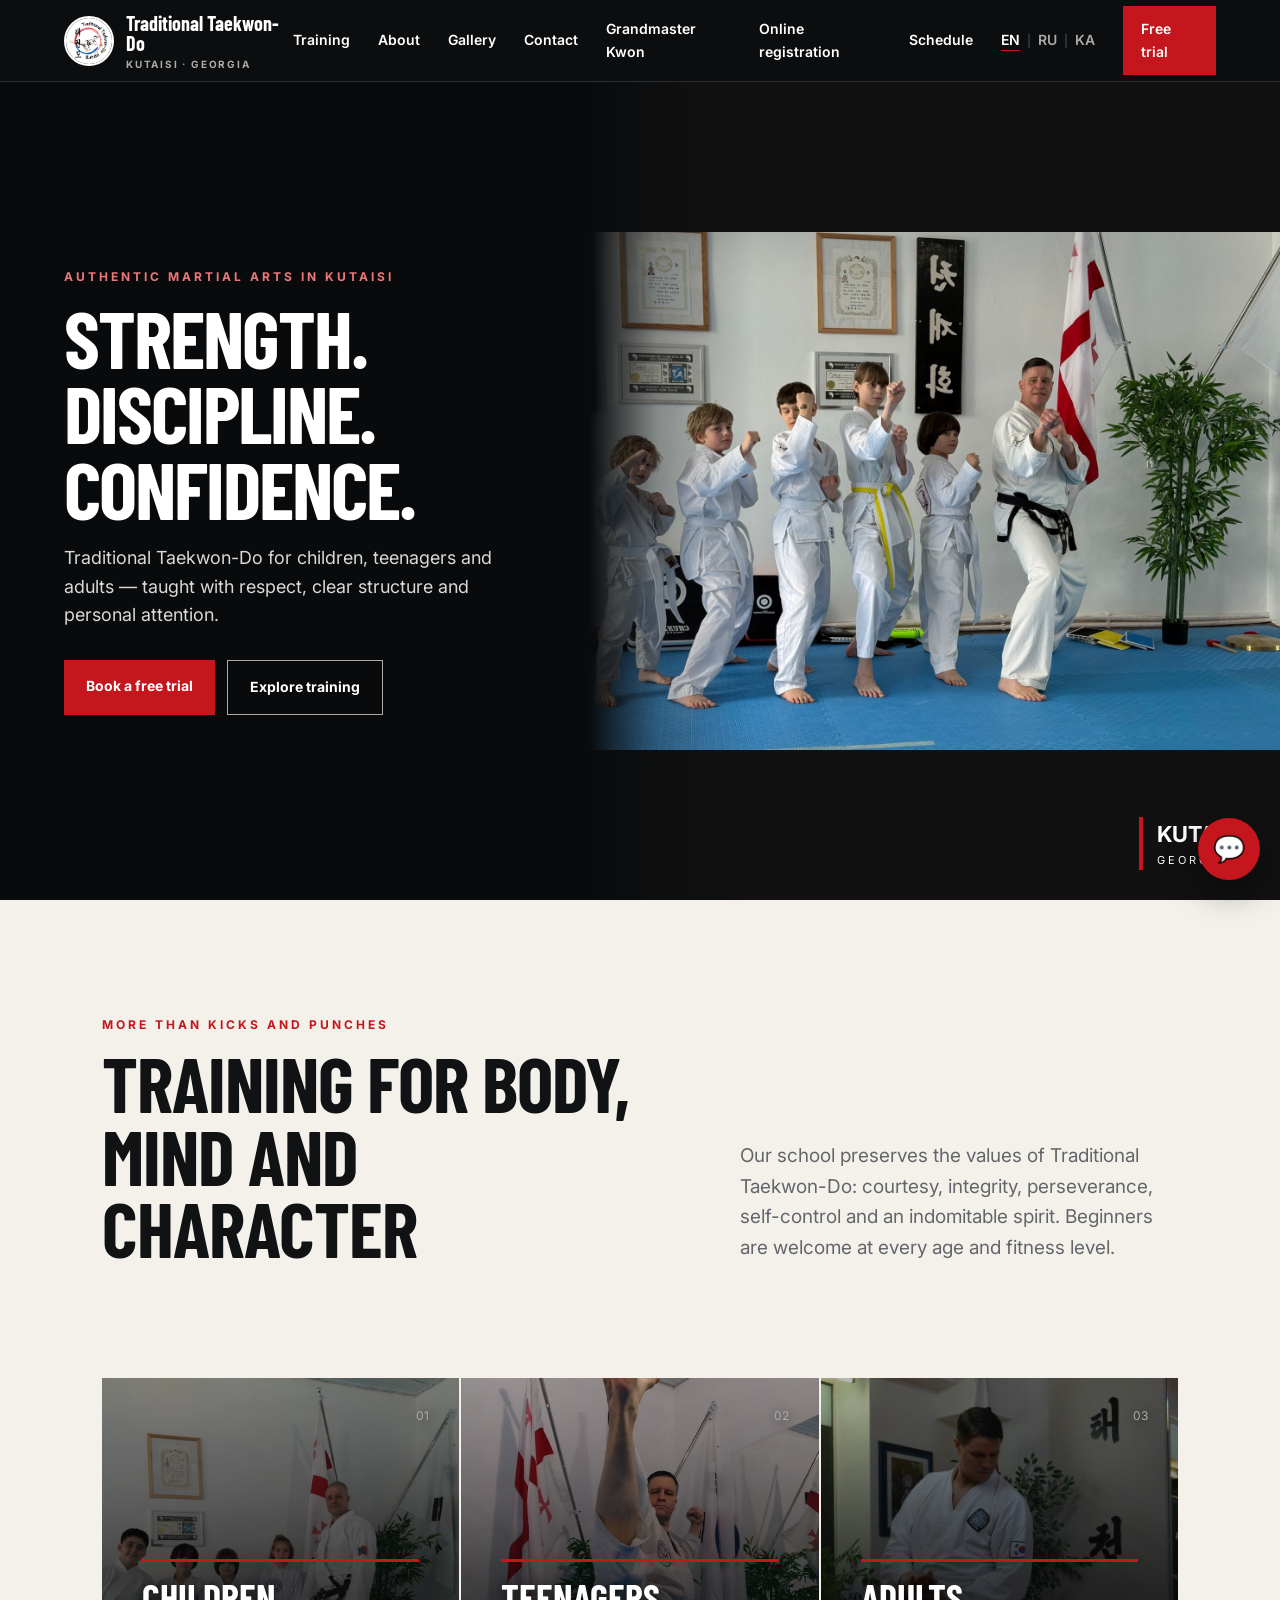
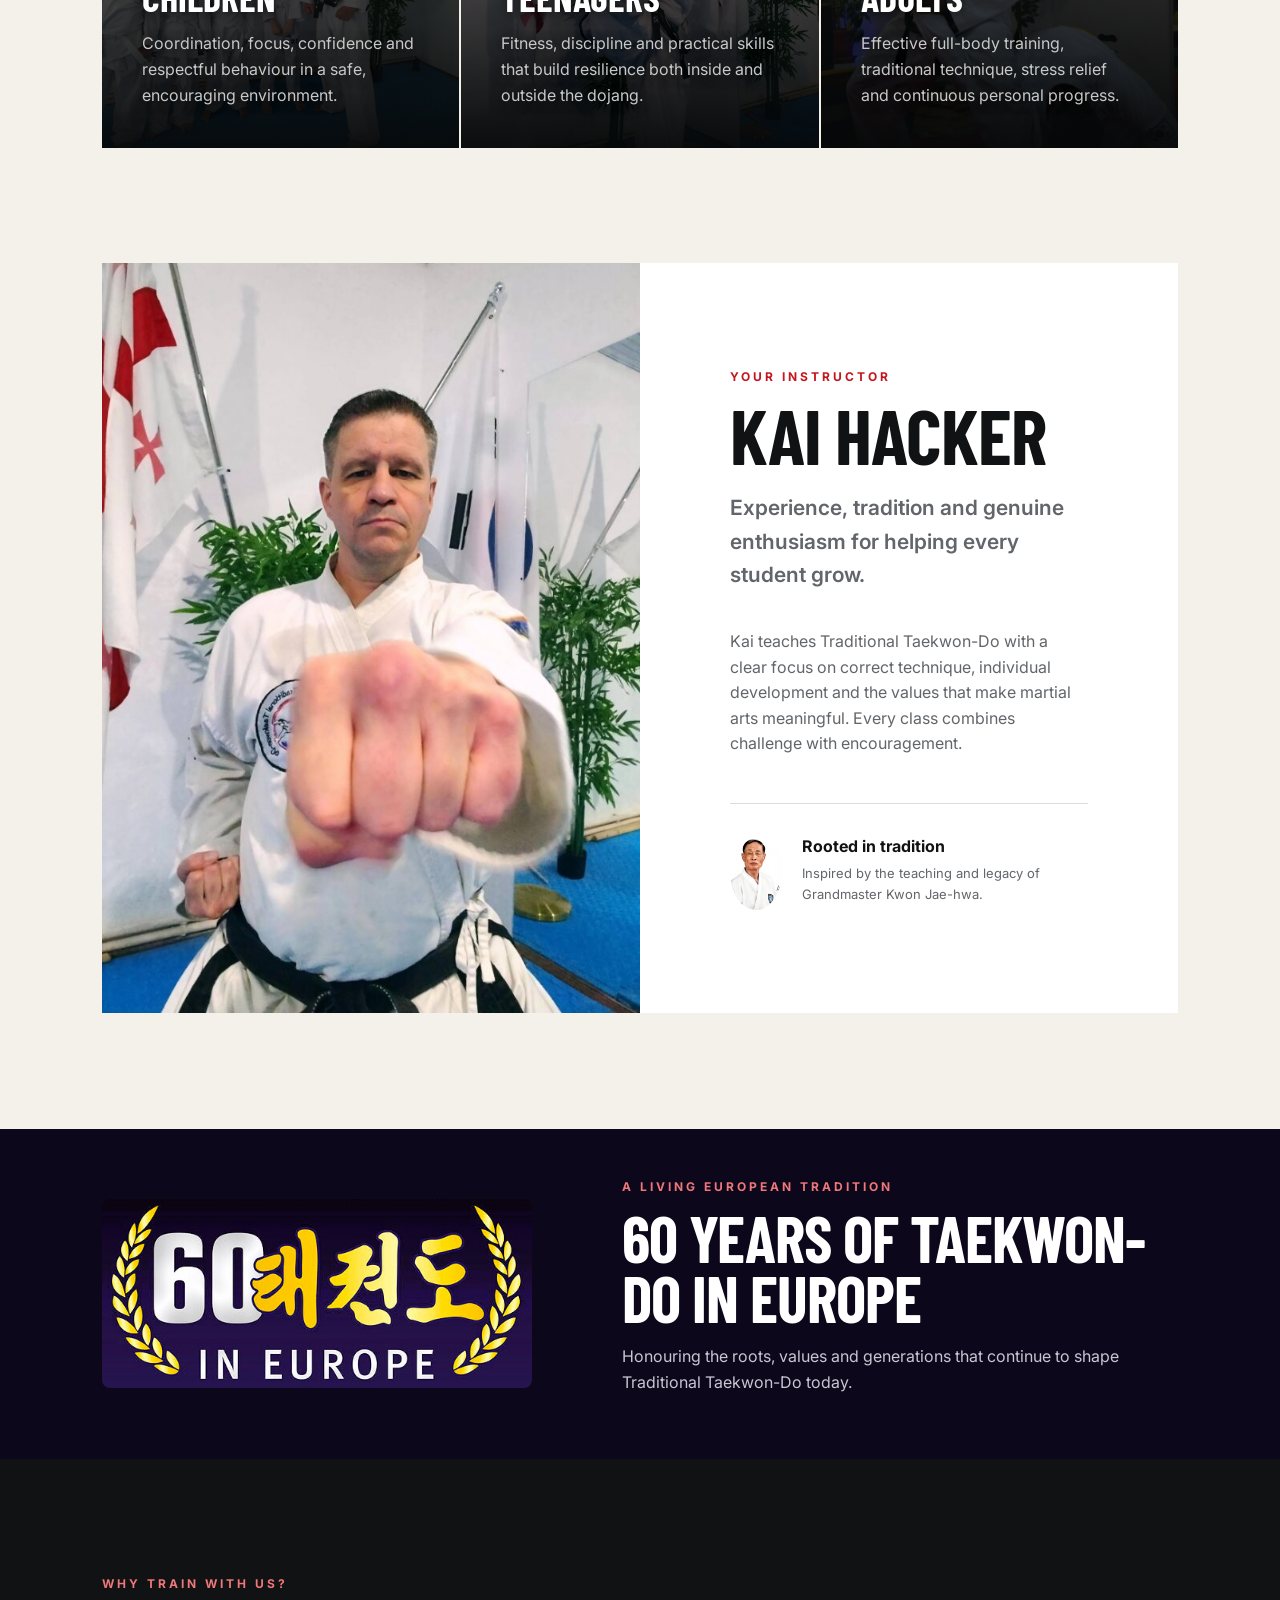
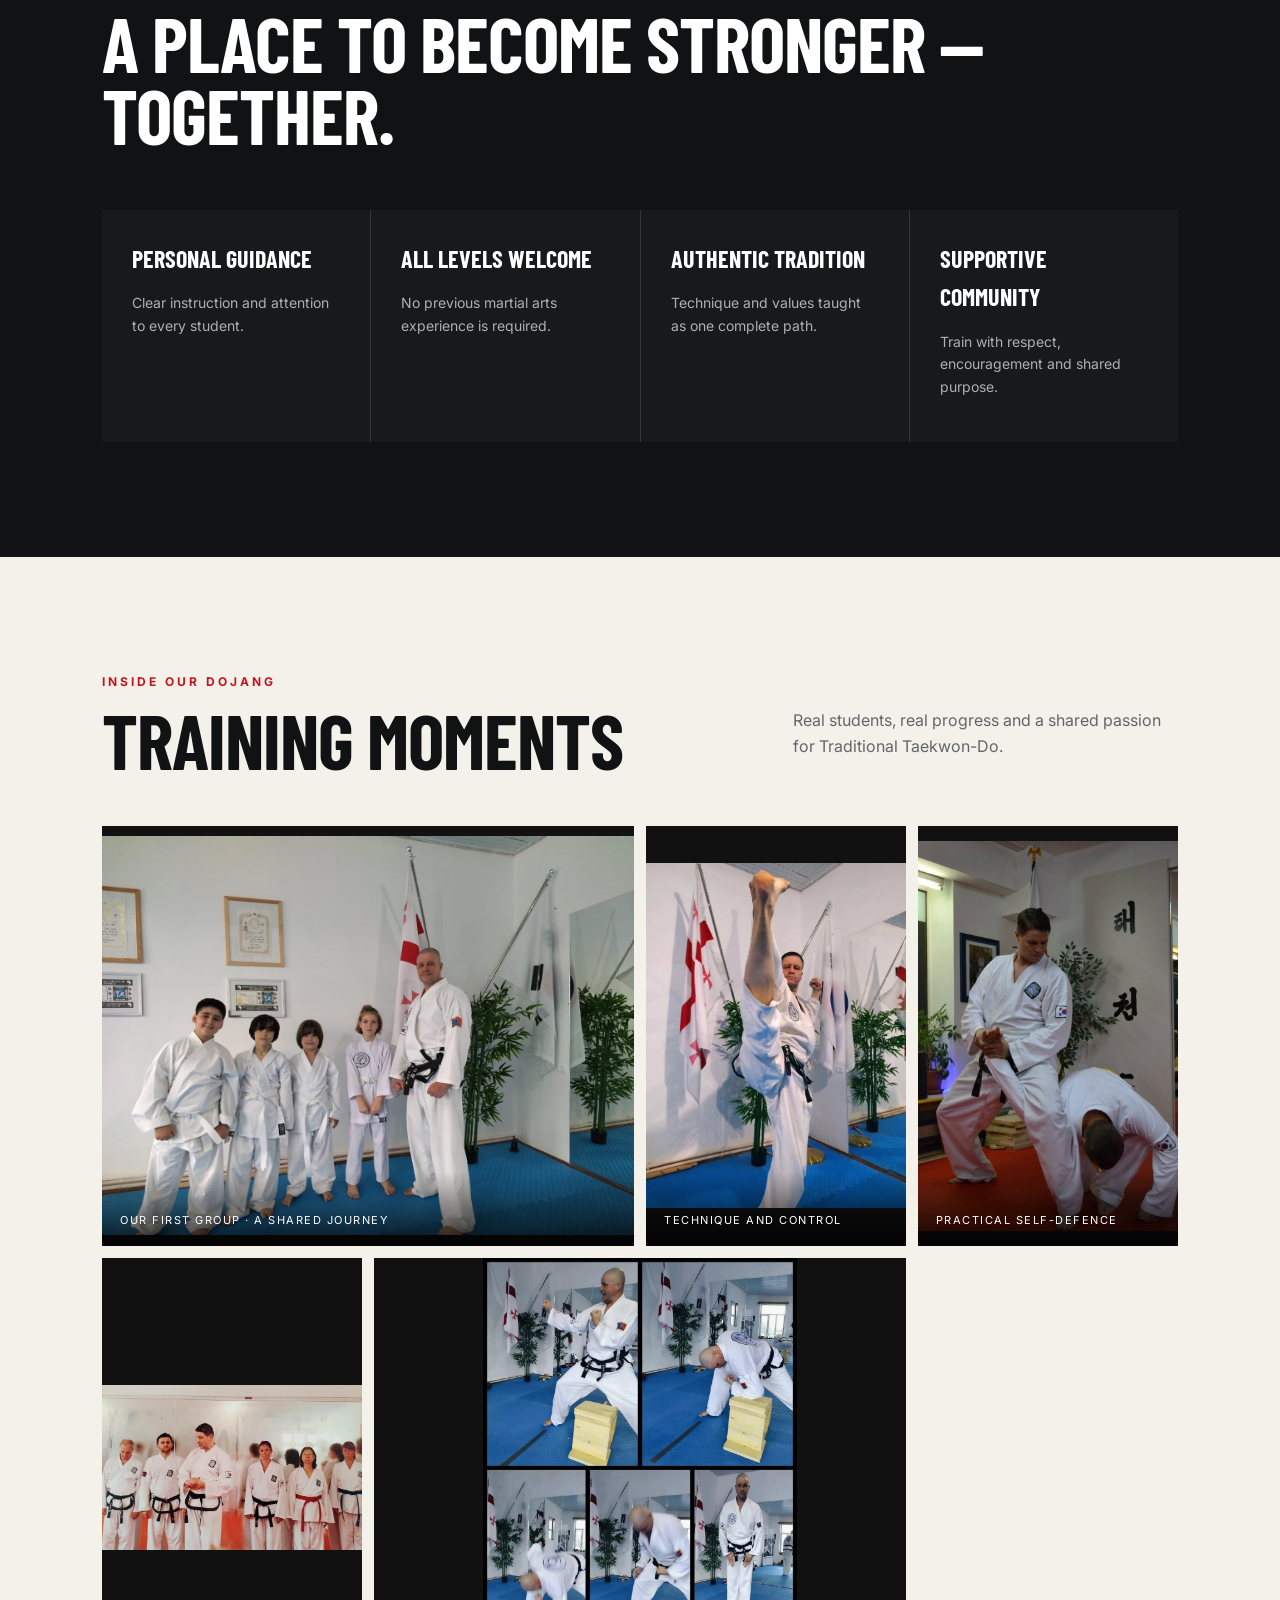
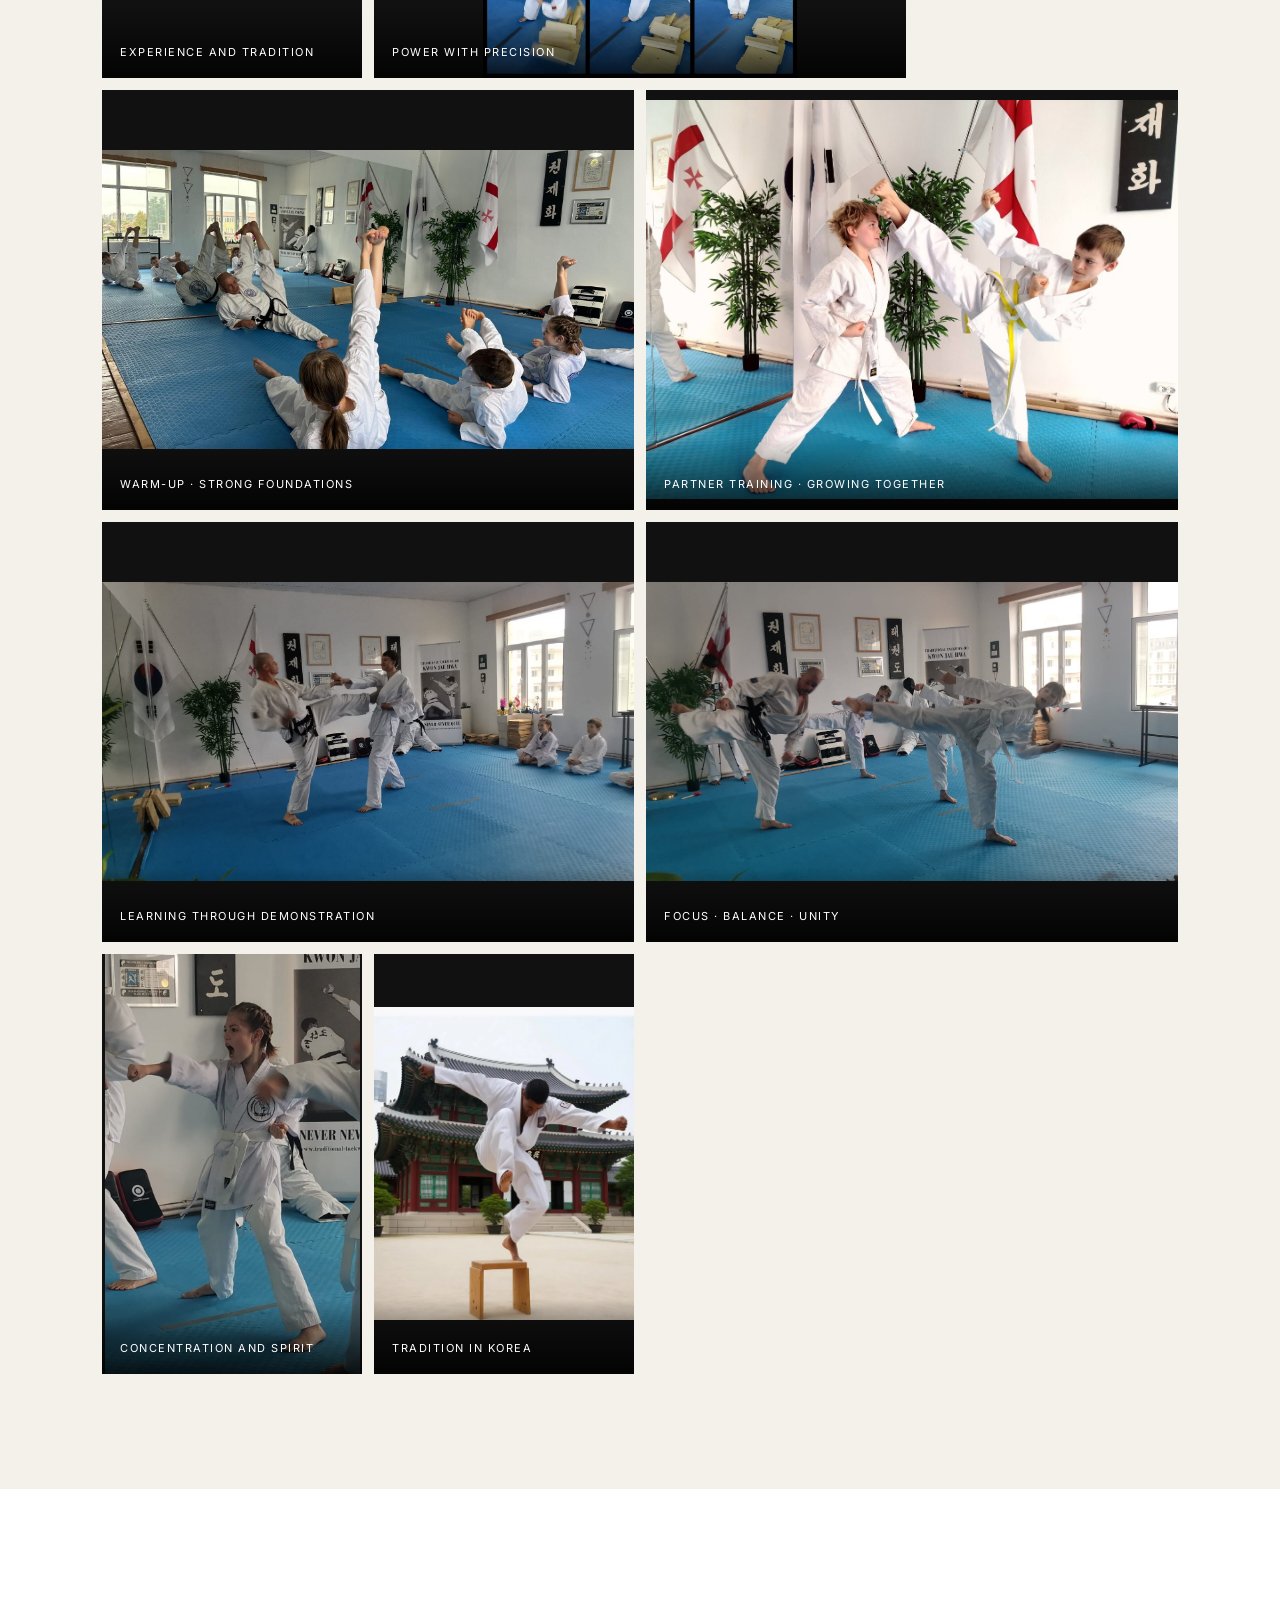
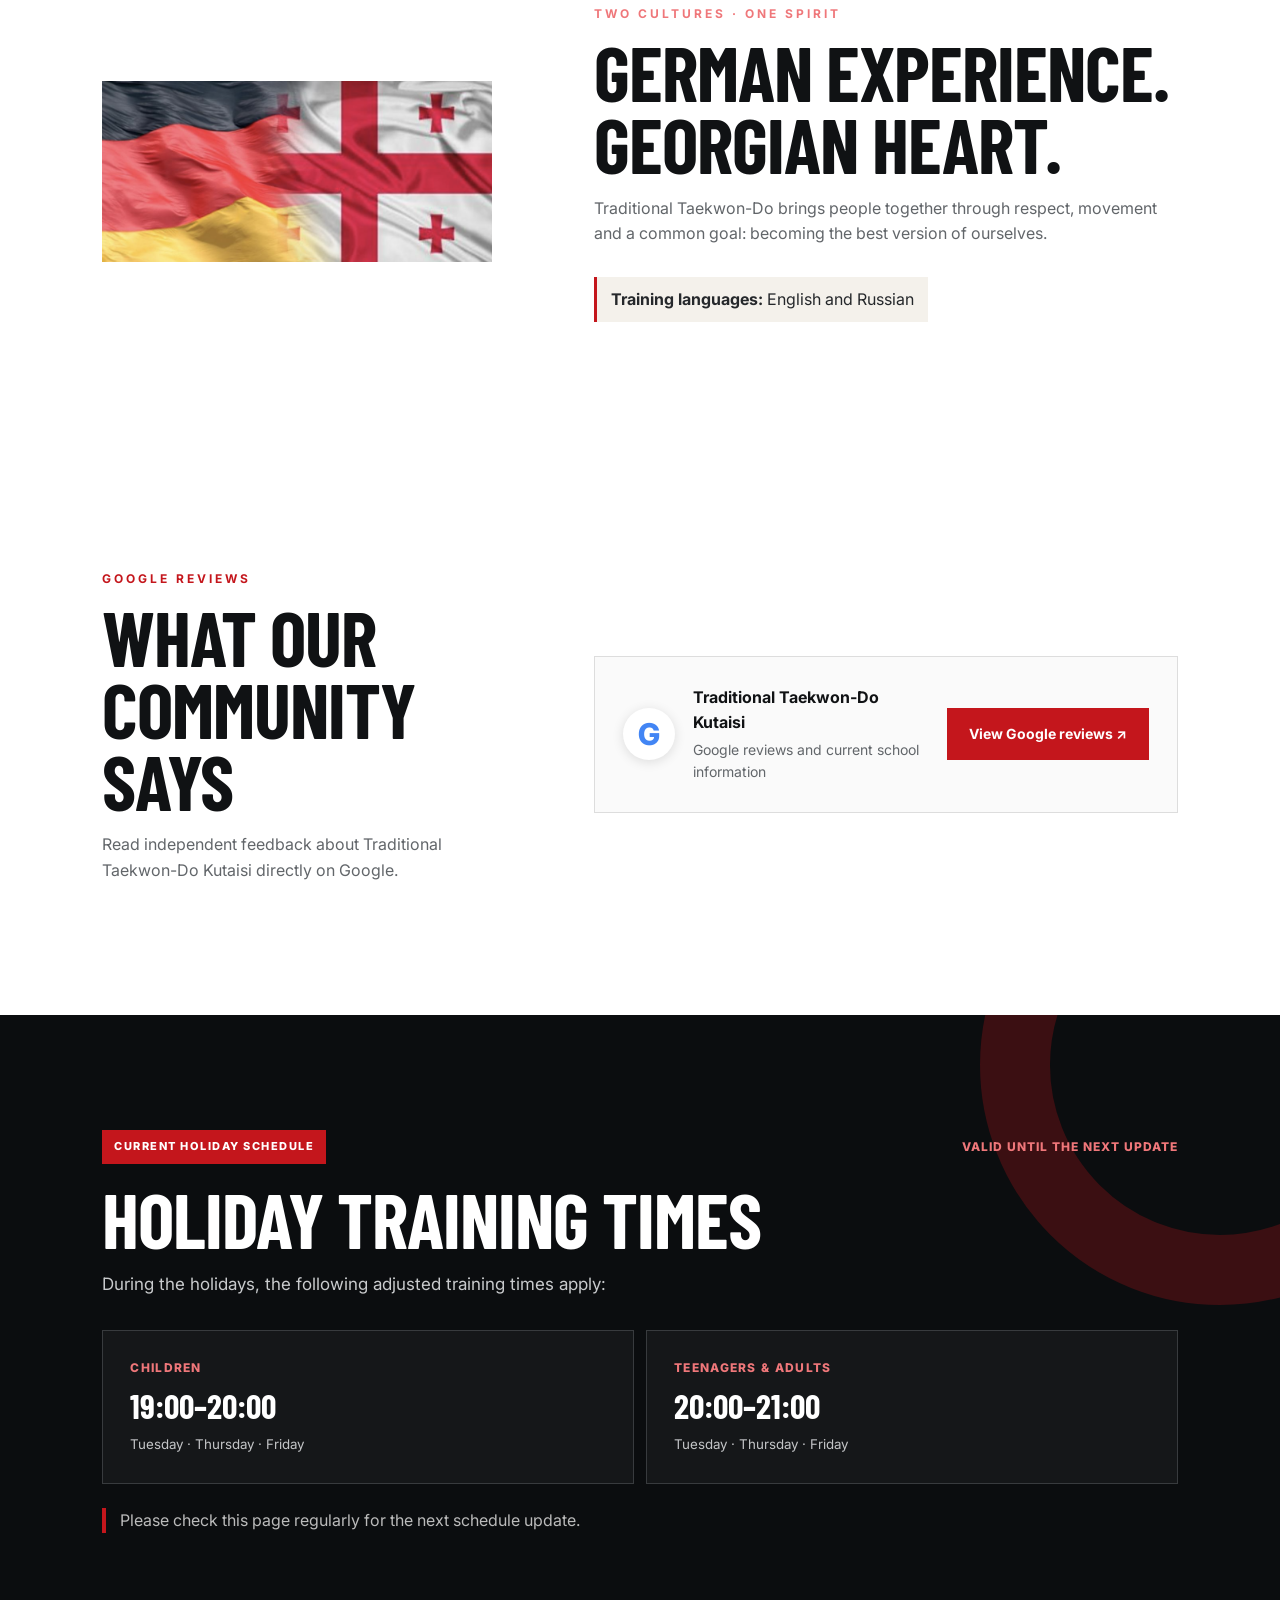
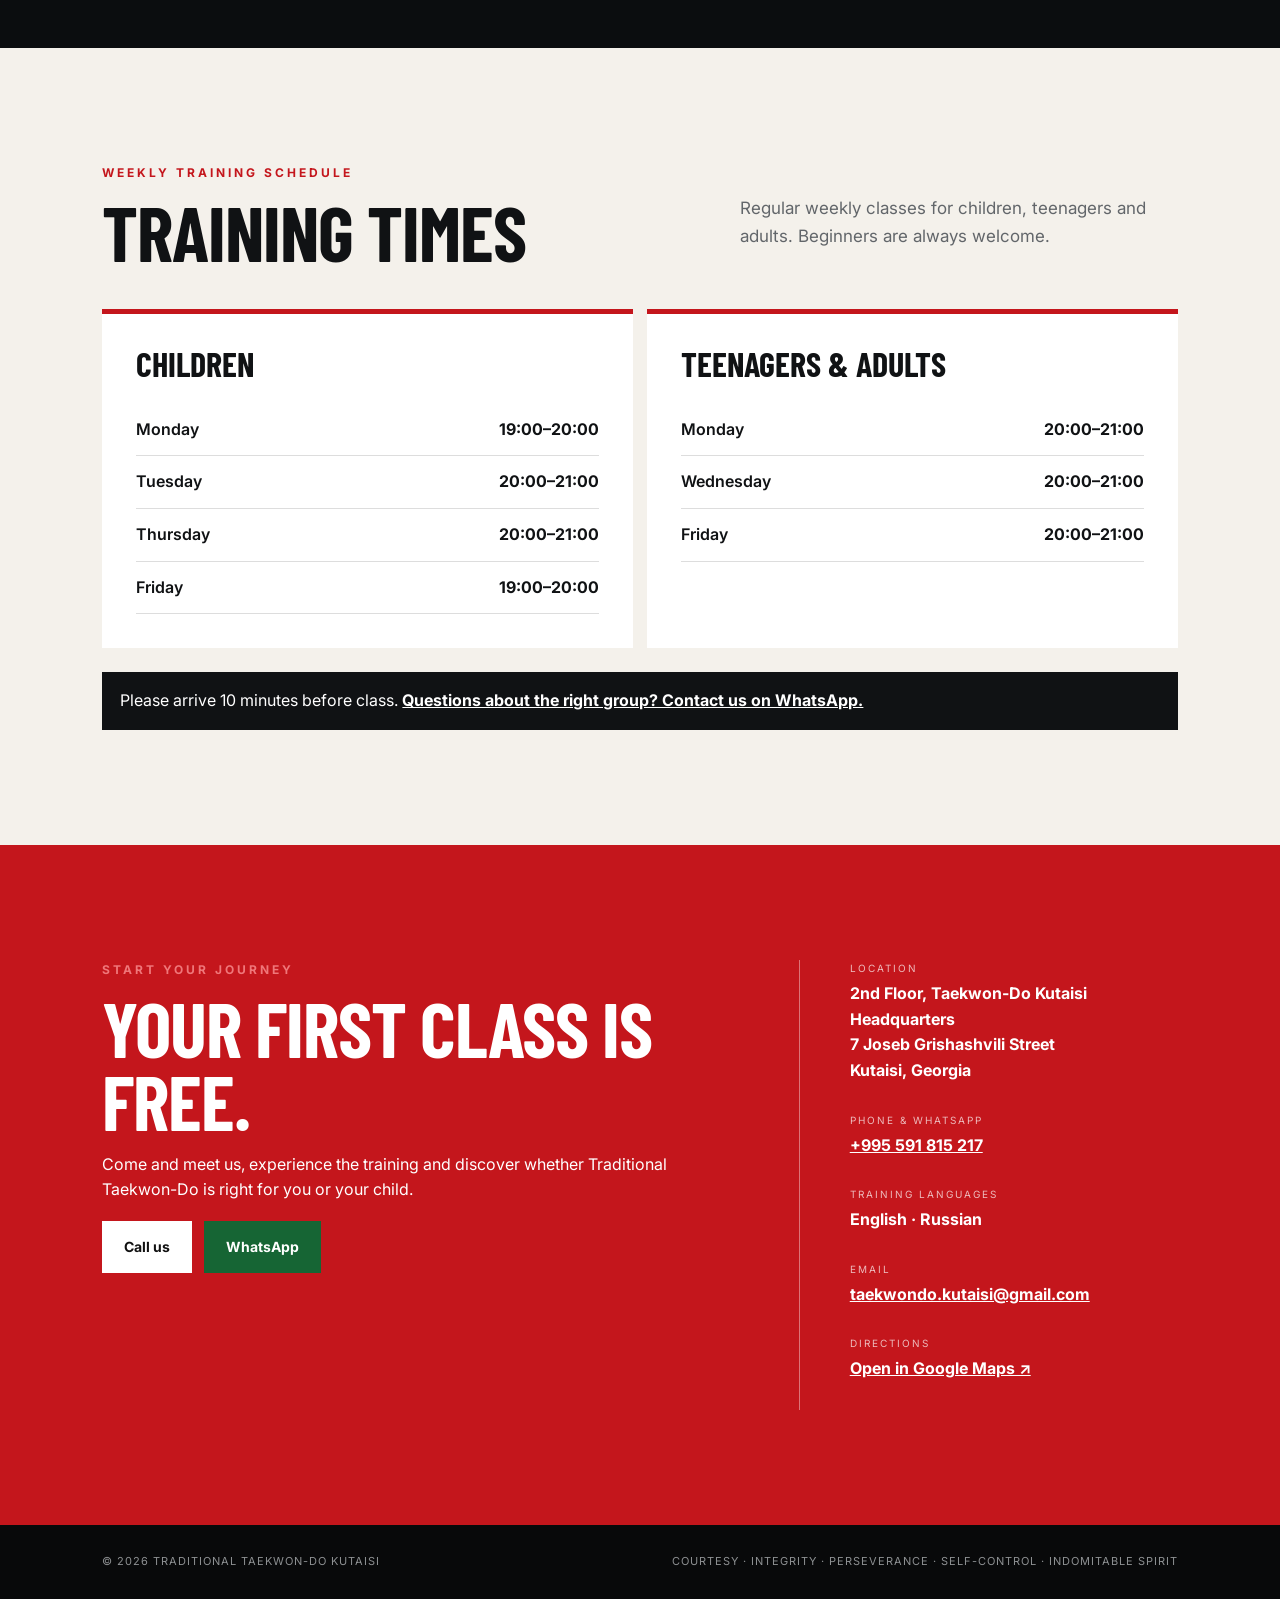
<file: index.html>
<!doctype html>
<html lang="en">
<head>
  <!-- Google tag (gtag.js) -->
  <script async src="https://www.googletagmanager.com/gtag/js?id=G-FHQKQ7SHHN"></script>
  <script>
    window.dataLayer = window.dataLayer || [];
    function gtag(){dataLayer.push(arguments);}
    gtag("js", new Date());
    gtag("config", "G-FHQKQ7SHHN");
  </script>
  <meta charset="utf-8">
  <meta name="viewport" content="width=device-width, initial-scale=1">
  <meta name="description" content="Traditional Taekwon-Do training for children, teenagers and adults in Kutaisi, Georgia. Book a free trial class.">
  <title>Traditional Taekwon-Do Kutaisi | Martial Arts School</title>
  <link rel="preconnect" href="https://fonts.googleapis.com">
  <link rel="preconnect" href="https://fonts.gstatic.com" crossorigin>
  <link href="https://fonts.googleapis.com/css2?family=Barlow+Condensed:wght@600;700;800&family=Inter:wght@400;500;600;700&display=swap" rel="stylesheet">
  <link rel="stylesheet" href="styles.css">
</head>
<body>
  <header class="site-header">
    <a class="brand" href="#top" aria-label="Traditional Taekwon-Do Kutaisi home"><img class="brand-logo" src="logo.jpg" alt="Traditional Taekwon-Do Kutaisi logo"><span>Traditional Taekwon-Do <small>Kutaisi · Georgia</small></span></a>
    <button class="menu-button" aria-expanded="false" aria-controls="main-nav">Menu</button>
    <nav id="main-nav" aria-label="Main navigation"><a href="#training">Training</a><a href="#about">About</a><a href="#gallery">Gallery</a><a href="#contact">Contact</a><span class="language-switch" aria-label="Language"><a class="active" href="index.html" lang="en" aria-current="page">EN</a><i>|</i><a href="ru.html" lang="ru">RU</a><i>|</i><a href="ka.html" lang="ka">KA</a></span><a class="nav-cta" href="https://wa.me/995591815217?text=Hello%2C%20I%20am%20interested%20in%20a%20free%20trial%20class." target="_blank" rel="noopener">Free trial</a></nav>
  </header>
  <main id="top">
    <section class="hero"><img src="hero-group.jpg" alt="Kai Hacker training with the children's group in Kutaisi" fetchpriority="high"><div class="hero-shade"></div><div class="hero-content"><p class="eyebrow">Authentic martial arts in Kutaisi</p><h1>Strength.<br>Discipline.<br>Confidence.</h1><p>Traditional Taekwon-Do for children, teenagers and adults — taught with respect, clear structure and personal attention.</p><div class="hero-actions"><a class="button primary" href="https://wa.me/995591815217?text=Hello%2C%20I%20am%20interested%20in%20a%20free%20trial%20class." target="_blank" rel="noopener">Book a free trial</a><a class="button secondary" href="#training">Explore training</a></div></div><div class="hero-badge"><strong>Kutaisi</strong><span>Georgia</span></div></section>
    <section class="intro section"><div><p class="eyebrow dark">More than kicks and punches</p><h2>Training for body, mind and character</h2></div><p>Our school preserves the values of Traditional Taekwon-Do: courtesy, integrity, perseverance, self-control and an indomitable spirit. Beginners are welcome at every age and fitness level.</p></section>
    <section class="programs section" id="training"><article class="program-card kids"><span>01</span><h3>Children</h3><p>Coordination, focus, confidence and respectful behaviour in a safe, encouraging environment.</p></article><article class="program-card teens"><span>02</span><h3>Teenagers</h3><p>Fitness, discipline and practical skills that build resilience both inside and outside the dojang.</p></article><article class="program-card adults"><span>03</span><h3>Adults</h3><p>Effective full-body training, traditional technique, stress relief and continuous personal progress.</p></article></section>
    <section class="split section" id="about"><div class="split-image"><img src="master-punch.jpg" alt="Instructor Kai Hacker demonstrating a punch"></div><div class="split-copy"><p class="eyebrow dark">Your instructor</p><h2>Kai Hacker</h2><p class="lead">Experience, tradition and genuine enthusiasm for helping every student grow.</p><p>Kai teaches Traditional Taekwon-Do with a clear focus on correct technique, individual development and the values that make martial arts meaningful. Every class combines challenge with encouragement.</p><div class="lineage"><img src="grandmaster-kwon.jpeg" alt="Grandmaster Kwon Jae-hwa"><div><strong>Rooted in tradition</strong><p>Inspired by the teaching and legacy of Grandmaster Kwon Jae-hwa.</p></div></div></div></section>
    <section class="anniversary"><img src="tkd-60.jpg" alt="60 years of Taekwon-Do in Europe"><div><p class="eyebrow">A living European tradition</p><h2>60 years of Taekwon-Do in Europe</h2><p>Honouring the roots, values and generations that continue to shape Traditional Taekwon-Do today.</p></div></section>
    <section class="values section"><p class="eyebrow">Why train with us?</p><h2>A place to become stronger — together.</h2><div class="value-grid"><div><strong>Personal guidance</strong><p>Clear instruction and attention to every student.</p></div><div><strong>All levels welcome</strong><p>No previous martial arts experience is required.</p></div><div><strong>Authentic tradition</strong><p>Technique and values taught as one complete path.</p></div><div><strong>Supportive community</strong><p>Train with respect, encouragement and shared purpose.</p></div></div></section>
    <section class="gallery section" id="gallery"><div class="section-heading"><div><p class="eyebrow dark">Inside our dojang</p><h2>Training moments</h2></div><p>Real students, real progress and a shared passion for Traditional Taekwon-Do.</p></div><div class="gallery-grid"><figure class="wide"><img src="first-group.jpg" alt="Kai Hacker with the first student group in Kutaisi"><figcaption>Our first group · A shared journey</figcaption></figure><figure><img src="master-kick.jpg" alt="Kai Hacker demonstrating a high kick"><figcaption>Technique and control</figcaption></figure><figure><img src="self-defence.jpg" alt="Traditional Taekwon-Do self-defence training"><figcaption>Practical self-defence</figcaption></figure><figure><img src="opening-germany.jpg" alt="Taekwon-Do school opening in Germany"><figcaption>Experience and tradition</figcaption></figure><figure class="wide"><img src="breaking-master.jpg" alt="Board breaking demonstration"><figcaption>Power with precision</figcaption></figure><figure class="wide"><img src="warmup-training.jpg" alt="Students warming up together in the Kutaisi dojang"><figcaption>Warm-up · Strong foundations</figcaption></figure><figure class="wide"><img src="partner-training.jpg" alt="Two children practising partner techniques"><figcaption>Partner training · Growing together</figcaption></figure><figure class="wide"><img src="instructor-demo.jpg" alt="Kai Hacker demonstrating a controlled kick"><figcaption>Learning through demonstration</figcaption></figure><figure class="wide"><img src="group-kicks.jpg" alt="Students practising side kicks together"><figcaption>Focus · Balance · Unity</figcaption></figure><figure><img src="student-focus.jpg" alt="Young student performing a focused technique"><figcaption>Concentration and spirit</figcaption></figure><figure><img src="korea-breaking.jpg" alt="Traditional breaking technique in Korea"><figcaption>Tradition in Korea</figcaption></figure></div></section>
    <section class="connection section"><img src="germany-georgia.png" alt="German and Georgian flags"><div><p class="eyebrow">Two cultures · One spirit</p><h2>German experience. Georgian heart.</h2><p>Traditional Taekwon-Do brings people together through respect, movement and a common goal: becoming the best version of ourselves.</p><p class="language-note"><strong>Training languages:</strong> English and Russian</p></div></section>
    <section class="reviews section" aria-labelledby="reviews-title"><div><p class="eyebrow dark">Google reviews</p><h2 id="reviews-title">What our community says</h2><p>Read independent feedback about Traditional Taekwon-Do Kutaisi directly on Google.</p></div><div class="review-panel"><div class="google-mark" aria-hidden="true">G</div><div><strong>Traditional Taekwon-Do Kutaisi</strong><p>Google reviews and current school information</p></div><a class="button primary" href="https://www.google.com/maps/place/Traditional+Taekwon-Do+Kutaisi/@42.2688433,42.6985939,17z/data=!3m1!4b1!4m6!3m5!1s0x405c8deb9e4c7e11:0xdcb3372840cf3bf1!8m2!3d42.2688394!4d42.7011688!16s%2Fg%2F11wq8zc5zn?entry=ttu" target="_blank" rel="noopener">View Google reviews ↗</a></div></section>
    <section class="contact section" id="contact"><div><p class="eyebrow">Start your journey</p><h2>Your first class is free.</h2><p>Come and meet us, experience the training and discover whether Traditional Taekwon-Do is right for you or your child.</p><div class="contact-actions"><a class="button light" href="tel:+995591815217">Call us</a><a class="button whatsapp" href="https://wa.me/995591815217?text=Hello%2C%20I%20am%20interested%20in%20a%20free%20trial%20class." target="_blank" rel="noopener">WhatsApp</a></div></div><address><div><span>Location</span><strong>2nd Floor, Taekwon-Do Kutaisi Headquarters<br>7 Joseb Grishashvili Street<br>Kutaisi, Georgia</strong></div><div><span>Phone &amp; WhatsApp</span><a href="tel:+995591815217">+995 591 815 217</a></div><div><span>Training languages</span><strong>English · Russian</strong></div><div><span>Email</span><a href="mailto:taekwondo.kutaisi@gmail.com">taekwondo.kutaisi@gmail.com</a></div><div><span>Directions</span><a href="https://www.google.com/maps/place/Traditional+Taekwon-Do+Kutaisi/@42.2688433,42.6985939,17z/data=!3m1!4b1!4m6!3m5!1s0x405c8deb9e4c7e11:0xdcb3372840cf3bf1!8m2!3d42.2688394!4d42.7011688!16s%2Fg%2F11wq8zc5zn?entry=ttu" target="_blank" rel="noopener">Open in Google Maps ↗</a></div></address></section>
  </main>
  <footer><span>© <span id="year"></span> Traditional Taekwon-Do Kutaisi</span><span>Courtesy · Integrity · Perseverance · Self-control · Indomitable spirit</span></footer>
  <script src="script.js"></script>
</body>
</html>
</file>
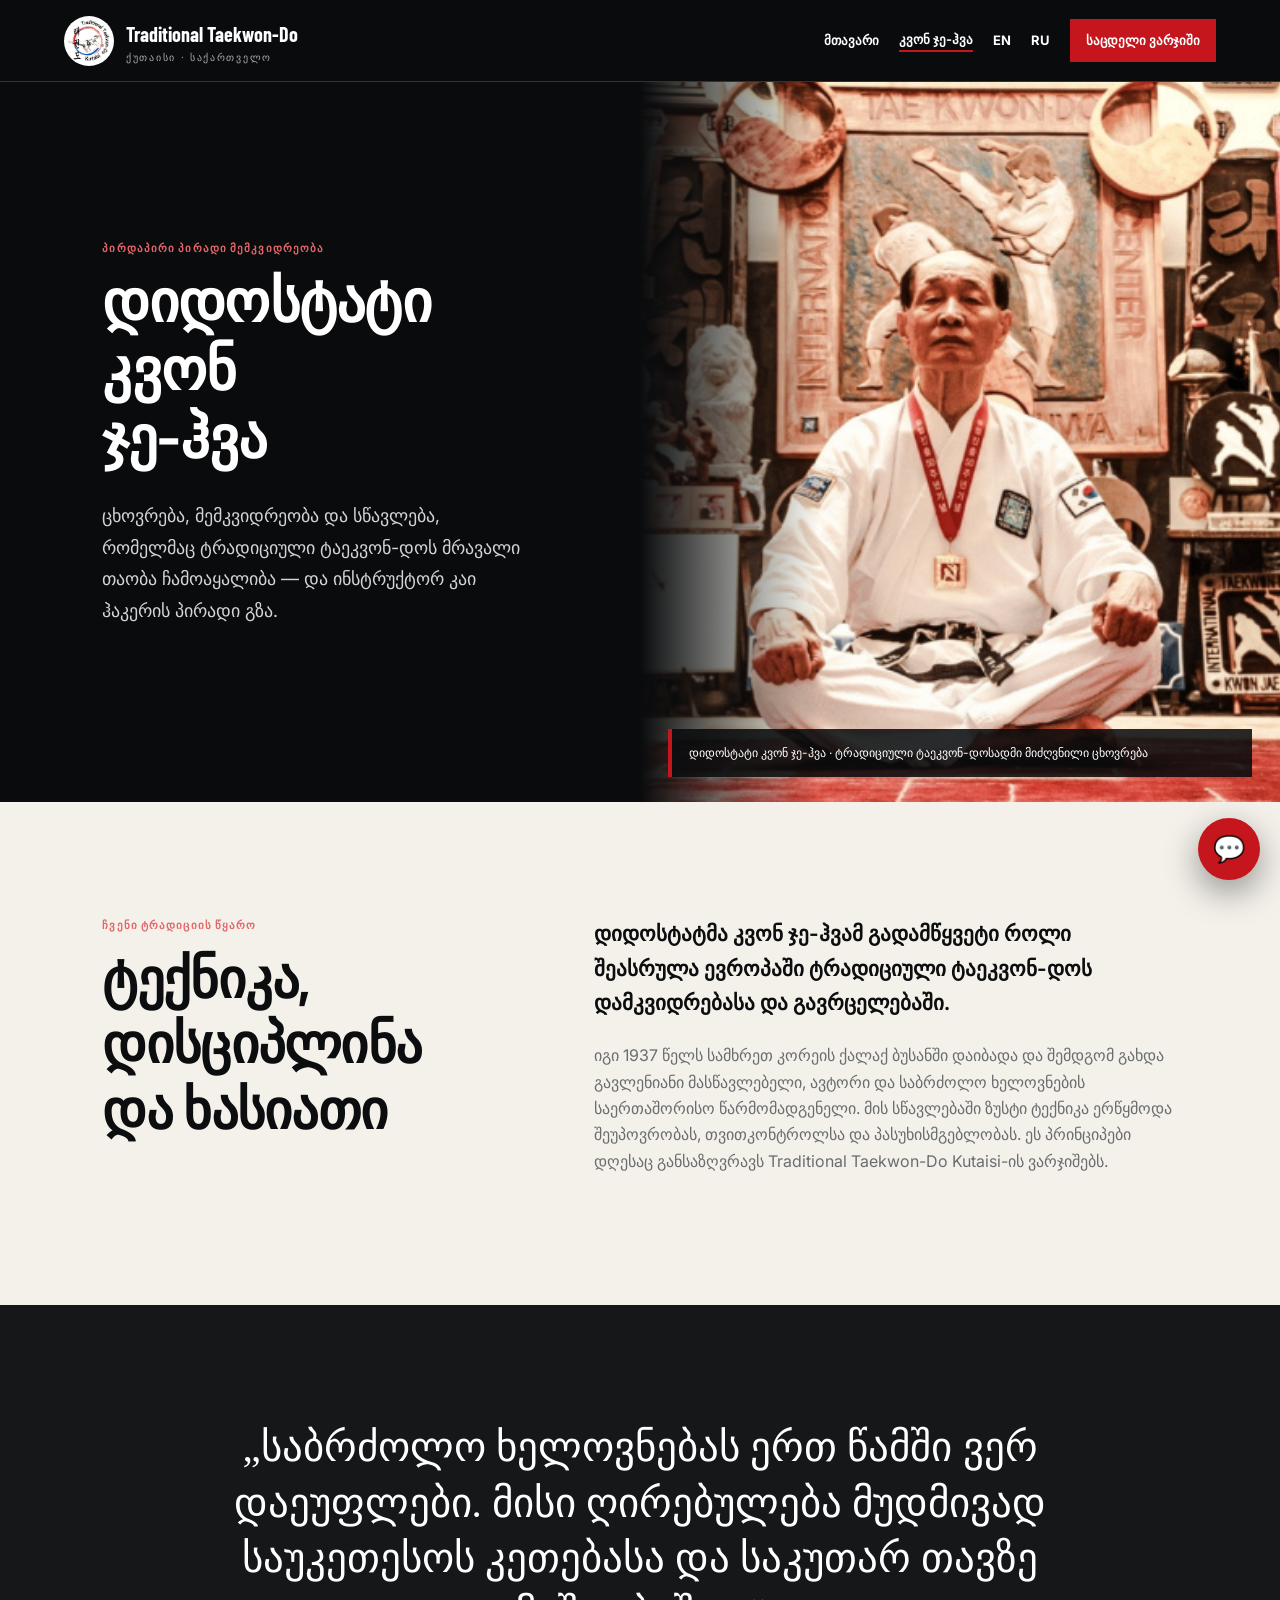
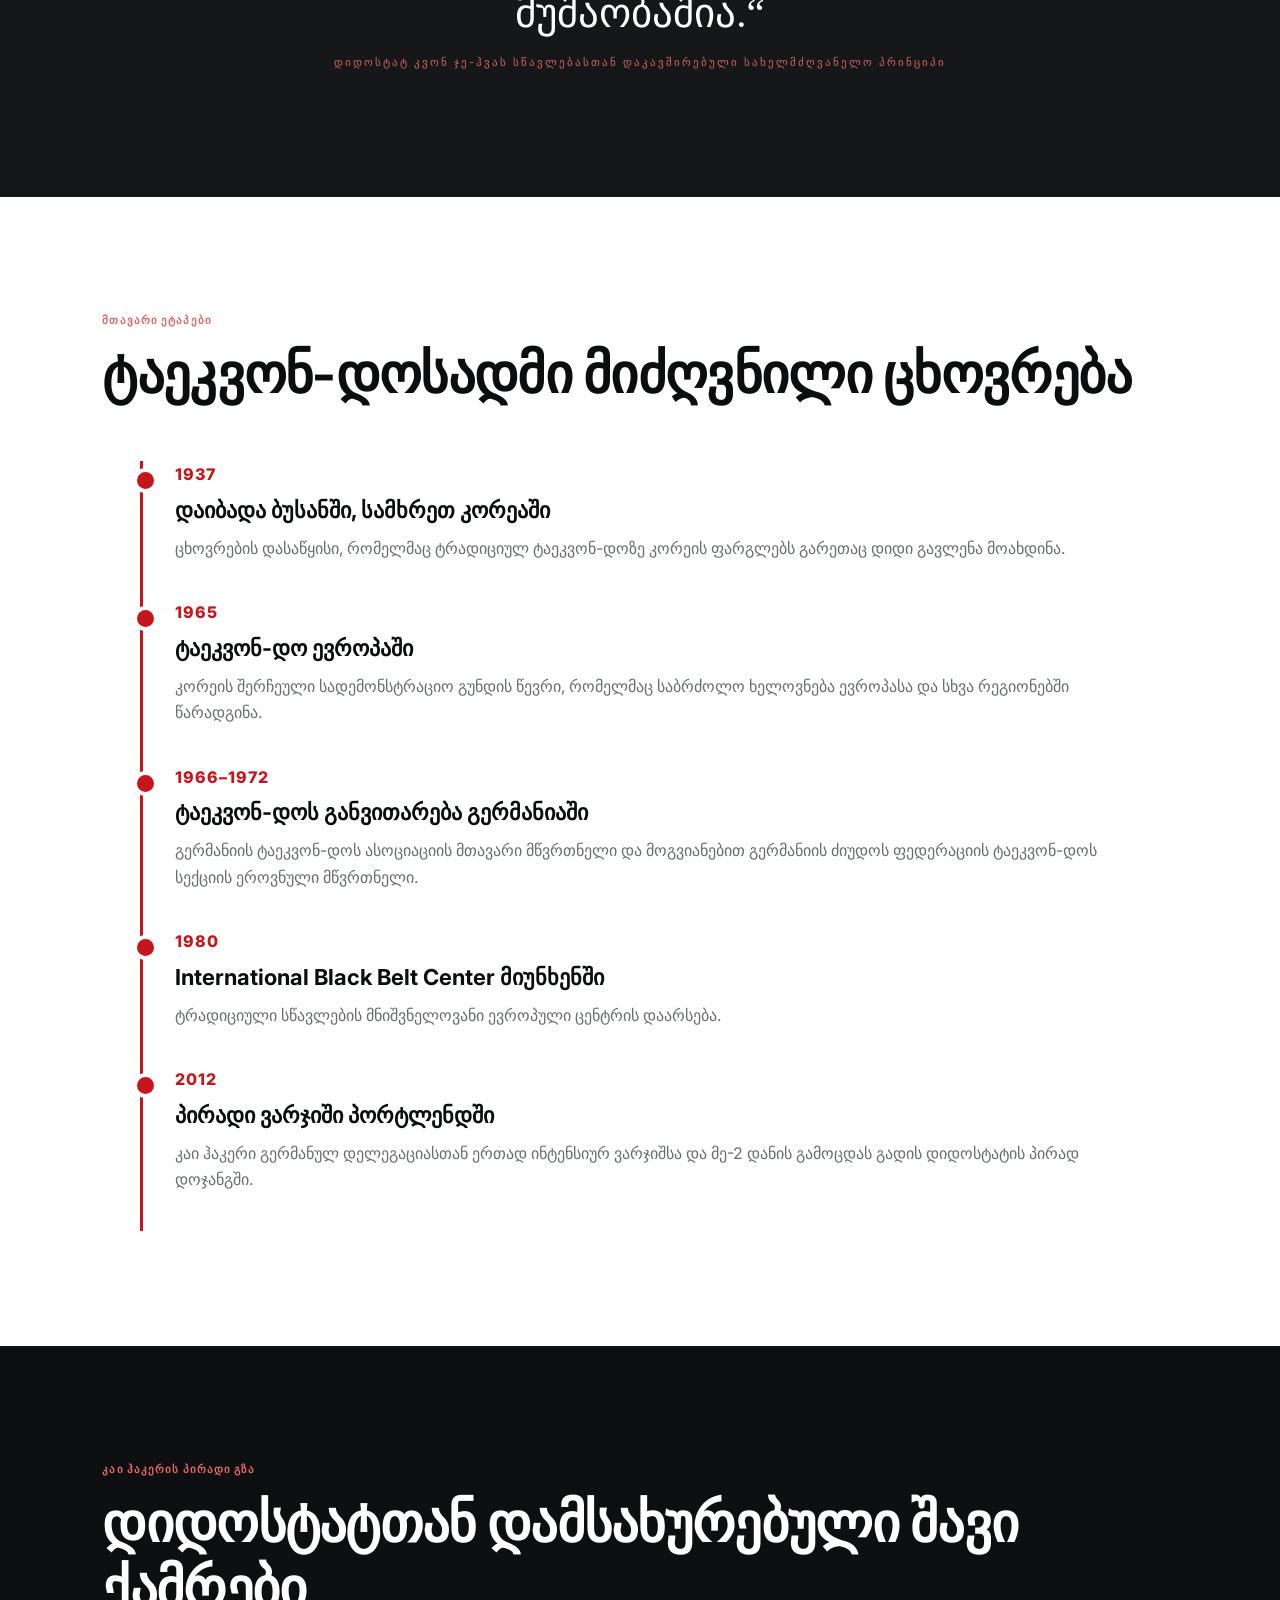
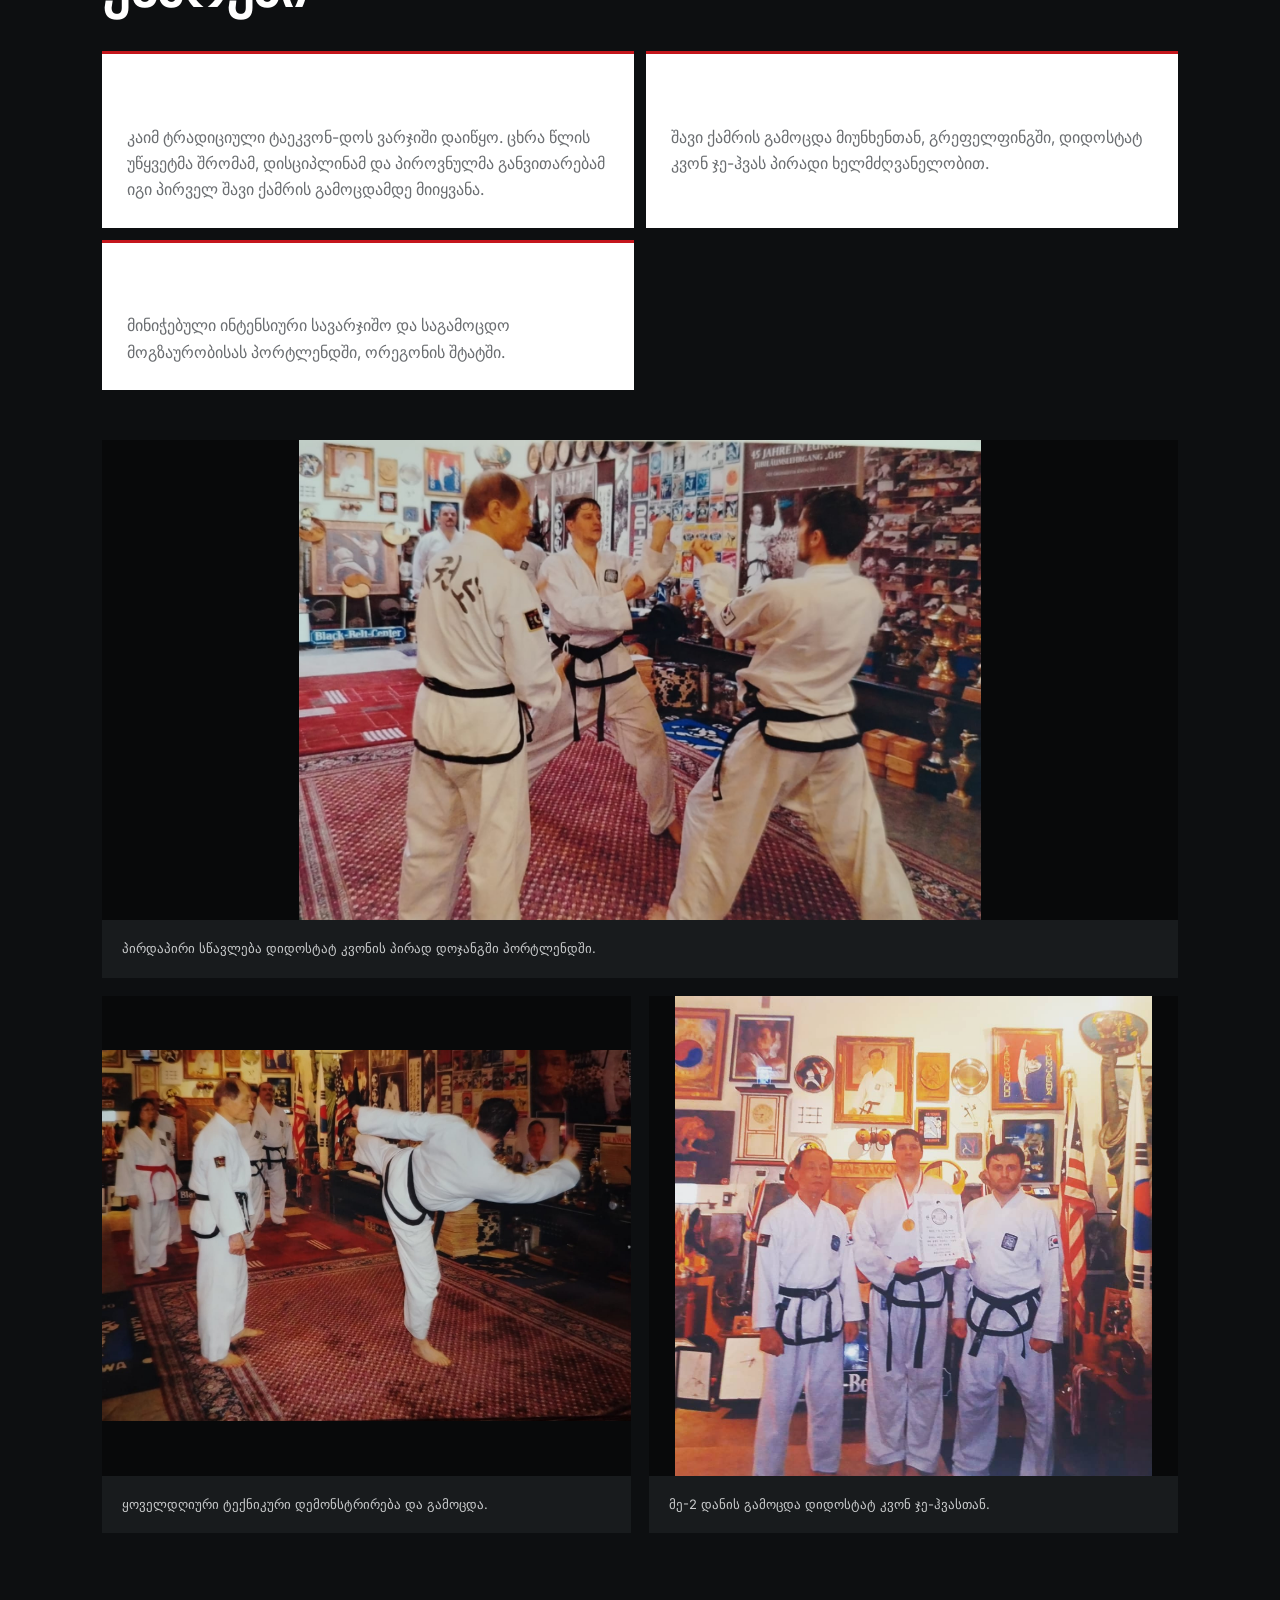
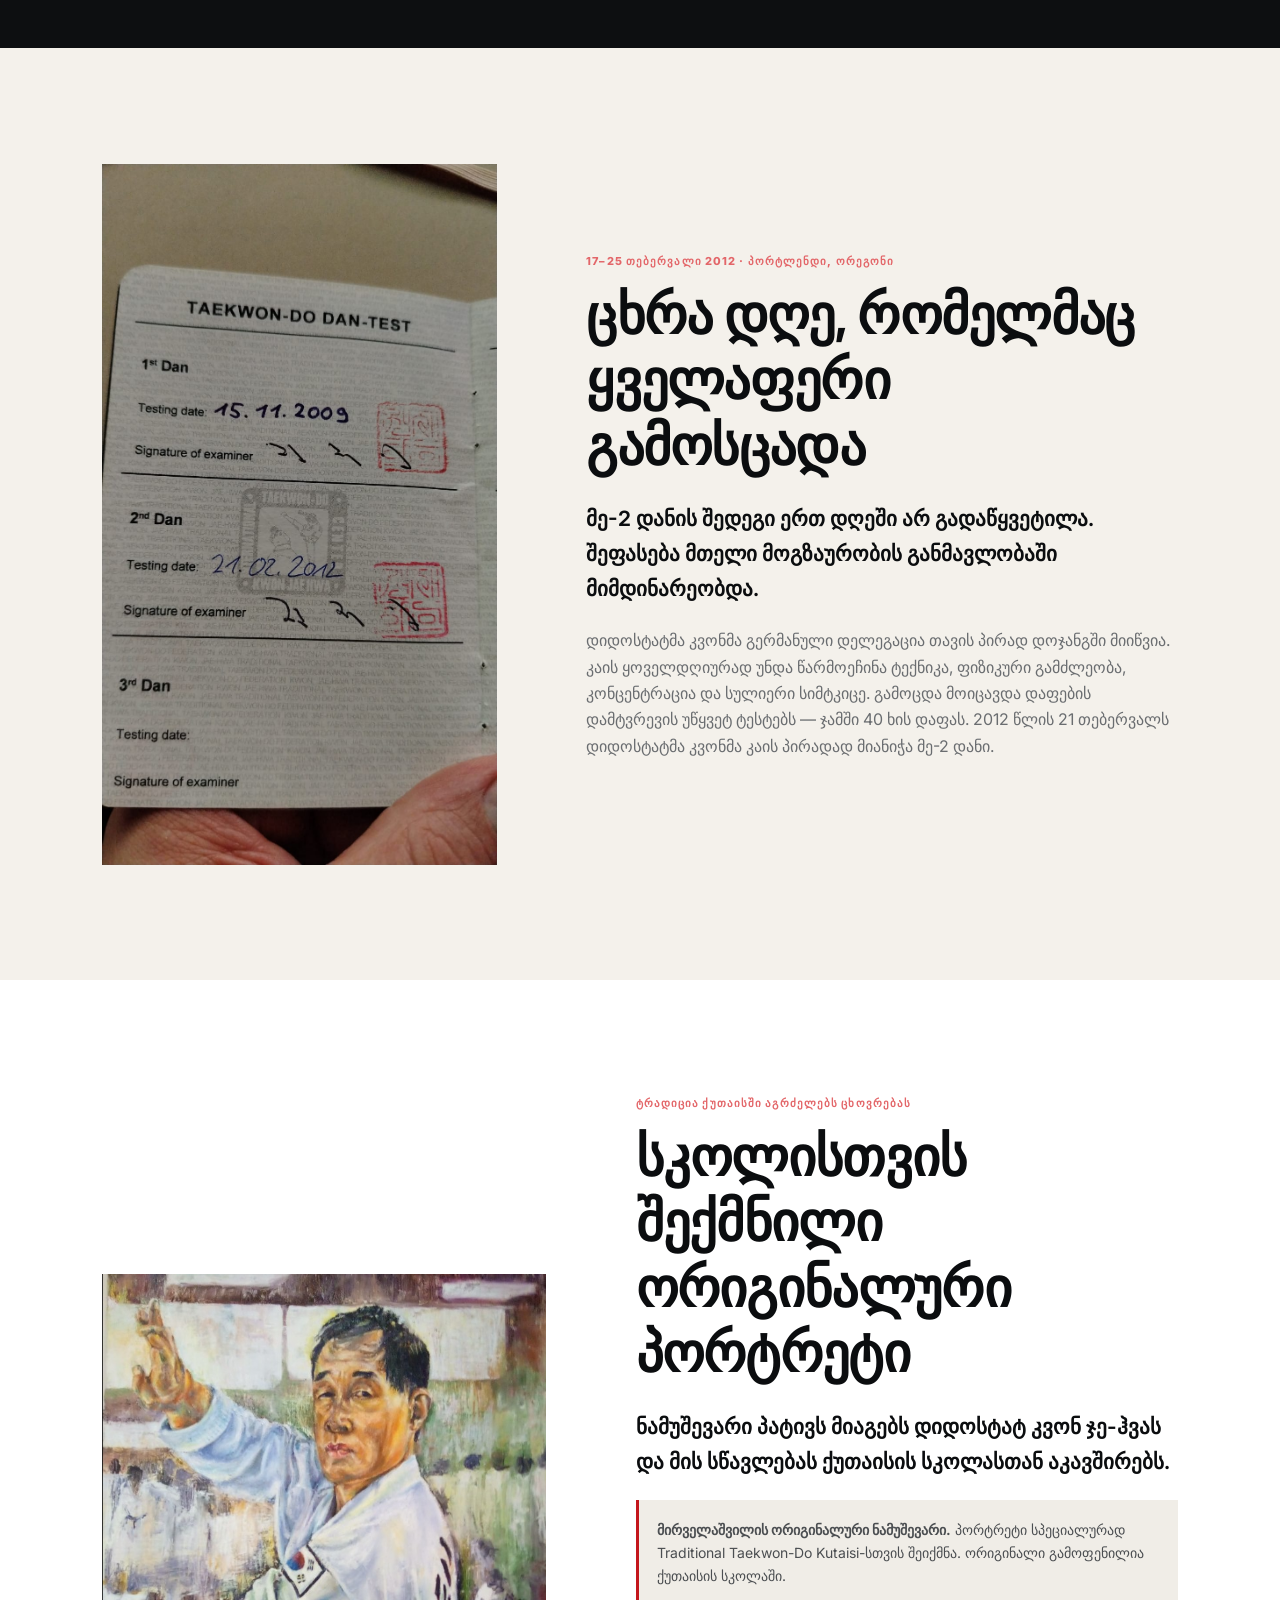
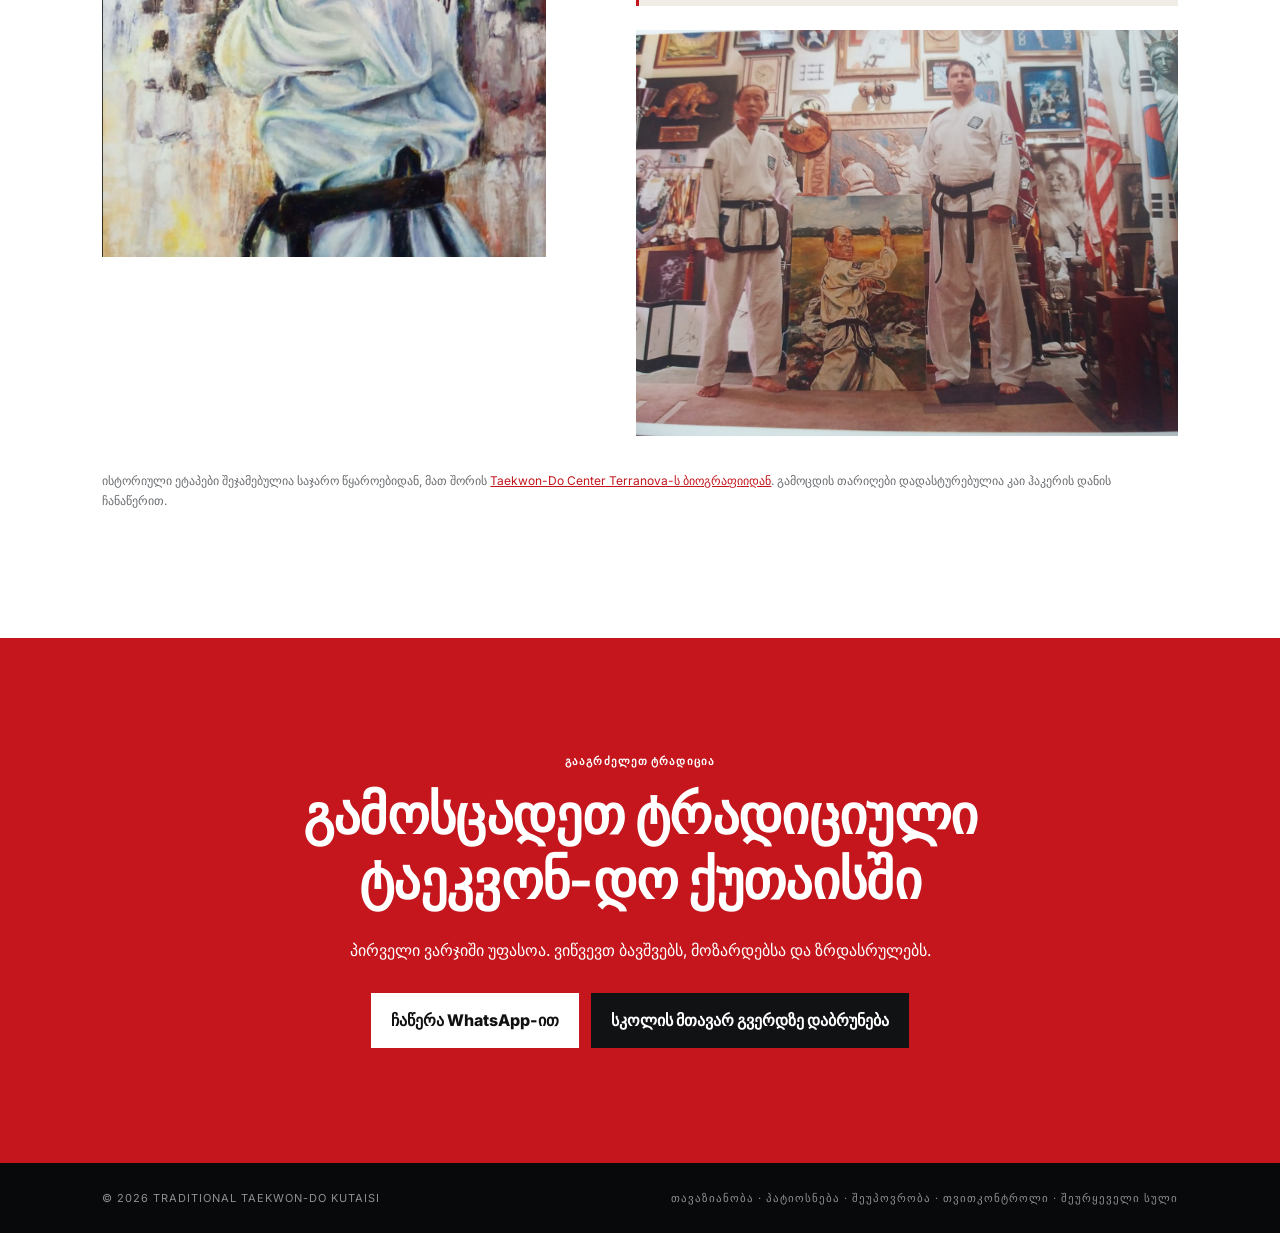
<file: grandmaster-kwon-ka.html>
<!doctype html>
<html lang="ka">
  <head>
  <!-- Google tag (gtag.js) -->
  <script async src="https://www.googletagmanager.com/gtag/js?id=G-FHQKQ7SHHN"></script>
  <script>
    window.dataLayer = window.dataLayer || [];
    function gtag(){dataLayer.push(arguments);}
    gtag("js", new Date());
    gtag("config", "G-FHQKQ7SHHN");
  </script>
    <meta charset="utf-8" />
    <meta name="viewport" content="width=device-width,initial-scale=1" />
    <meta
      name="description"
      content="დიდოსტატი კვონ ჯე-ჰვა და კაი ჰაკერის პირადი გზა ტრადიციულ ტაეკვონ-დოში."
    />
    <title>დიდოსტატი კვონ ჯე-ჰვა | Traditional Taekwon-Do Kutaisi</title>
    <link rel="preconnect" href="https://fonts.googleapis.com" />
    <link rel="preconnect" href="https://fonts.gstatic.com" crossorigin />
    <link
      href="https://fonts.googleapis.com/css2?family=Barlow+Condensed:wght@600;700;800&family=Inter:wght@400;500;600;700;800&display=swap"
      rel="stylesheet"
    />
    <link rel="stylesheet" href="kwon.css" />
  </head>
  <body>
    <header class="kwon-header">
      <a class="kwon-brand" href="ka.html"
        ><img src="logo.jpg" alt="Traditional Taekwon-Do Kutaisi ლოგო" /><span
          >Traditional Taekwon-Do<small>ქუთაისი · საქართველო</small></span
        ></a
      >
      <nav class="kwon-nav">
        <a href="ka.html">მთავარი</a
        ><a class="active" href="grandmaster-kwon-ka.html">კვონ ჯე-ჰვა</a
        ><a href="grandmaster-kwon.html">EN</a
        ><a href="grandmaster-kwon-ru.html">RU</a
        ><a
          class="cta"
          href="https://wa.me/995591815217?text=გამარჯობა%21%20მაინტერესებს%20უფასო%20საცდელი%20ვარჯიში."
          target="_blank"
          rel="noopener"
          >საცდელი ვარჯიში</a
        >
      </nav>
    </header>
    <main>
      <section class="kwon-hero">
        <div class="kwon-hero-copy">
          <p class="eyebrow">პირდაპირი პირადი მემკვიდრეობა</p>
          <h1>დიდოსტატი<br />კვონ<br />ჯე-ჰვა</h1>
          <p>
            ცხოვრება, მემკვიდრეობა და სწავლება, რომელმაც ტრადიციული ტაეკვონ-დოს
            მრავალი თაობა ჩამოაყალიბა — და ინსტრუქტორ კაი ჰაკერის პირადი გზა.
          </p>
        </div>
        <div class="kwon-hero-visual">
          <img src="kwon-portrait.png" alt="დიდოსტატი კვონ ჯე-ჰვა" />
          <div class="kwon-caption">
            დიდოსტატი კვონ ჯე-ჰვა · ტრადიციული ტაეკვონ-დოსადმი მიძღვნილი
            ცხოვრება
          </div>
        </div>
      </section>
      <section class="kwon-section kwon-intro">
        <div>
          <p class="eyebrow">ჩვენი ტრადიციის წყარო</p>
          <h2>ტექნიკა, დისციპლინა და ხასიათი</h2>
        </div>
        <div>
          <p class="kwon-lead">
            დიდოსტატმა კვონ ჯე-ჰვამ გადამწყვეტი როლი შეასრულა ევროპაში
            ტრადიციული ტაეკვონ-დოს დამკვიდრებასა და გავრცელებაში.
          </p>
          <p class="kwon-muted">
            იგი 1937 წელს სამხრეთ კორეის ქალაქ ბუსანში დაიბადა და შემდგომ გახდა
            გავლენიანი მასწავლებელი, ავტორი და საბრძოლო ხელოვნების საერთაშორისო
            წარმომადგენელი. მის სწავლებაში ზუსტი ტექნიკა ერწყმოდა შეუპოვრობას,
            თვითკონტროლსა და პასუხისმგებლობას. ეს პრინციპები დღესაც განსაზღვრავს
            Traditional Taekwon-Do Kutaisi-ის ვარჯიშებს.
          </p>
        </div>
      </section>
      <section class="kwon-section kwon-quote">
        <blockquote>
          „საბრძოლო ხელოვნებას ერთ წამში ვერ დაეუფლები. მისი ღირებულება მუდმივად
          საუკეთესოს კეთებასა და საკუთარ თავზე მუშაობაშია.“
        </blockquote>
        <p>
          დიდოსტატ კვონ ჯე-ჰვას სწავლებასთან დაკავშირებული სახელმძღვანელო
          პრინციპი
        </p>
      </section>
      <section class="kwon-section kwon-timeline">
        <p class="eyebrow">მთავარი ეტაპები</p>
        <h2>ტაეკვონ-დოსადმი მიძღვნილი ცხოვრება</h2>
        <div class="timeline">
          <article>
            <time>1937</time>
            <h3>დაიბადა ბუსანში, სამხრეთ კორეაში</h3>
            <p>
              ცხოვრების დასაწყისი, რომელმაც ტრადიციულ ტაეკვონ-დოზე კორეის
              ფარგლებს გარეთაც დიდი გავლენა მოახდინა.
            </p>
          </article>
          <article>
            <time>1965</time>
            <h3>ტაეკვონ-დო ევროპაში</h3>
            <p>
              კორეის შერჩეული სადემონსტრაციო გუნდის წევრი, რომელმაც საბრძოლო
              ხელოვნება ევროპასა და სხვა რეგიონებში წარადგინა.
            </p>
          </article>
          <article>
            <time>1966–1972</time>
            <h3>ტაეკვონ-დოს განვითარება გერმანიაში</h3>
            <p>
              გერმანიის ტაეკვონ-დოს ასოციაციის მთავარი მწვრთნელი და მოგვიანებით
              გერმანიის ძიუდოს ფედერაციის ტაეკვონ-დოს სექციის ეროვნული
              მწვრთნელი.
            </p>
          </article>
          <article>
            <time>1980</time>
            <h3>International Black Belt Center მიუნხენში</h3>
            <p>ტრადიციული სწავლების მნიშვნელოვანი ევროპული ცენტრის დაარსება.</p>
          </article>
          <article>
            <time>2012</time>
            <h3>პირადი ვარჯიში პორტლენდში</h3>
            <p>
              კაი ჰაკერი გერმანულ დელეგაციასთან ერთად ინტენსიურ ვარჯიშსა და მე-2
              დანის გამოცდას გადის დიდოსტატის პირად დოჯანგში.
            </p>
          </article>
        </div>
      </section>
      <section class="kwon-section kwon-journey">
        <p class="eyebrow">კაი ჰაკერის პირადი გზა</p>
        <h2>დიდოსტატთან დამსახურებული შავი ქამრები</h2>
        <div class="kwon-facts">
          <article class="kwon-card">
            <h3>გზის დასაწყისი · 2000</h3>
            <p>
              კაიმ ტრადიციული ტაეკვონ-დოს ვარჯიში დაიწყო. ცხრა წლის უწყვეტმა
              შრომამ, დისციპლინამ და პიროვნულმა განვითარებამ იგი პირველ შავი
              ქამრის გამოცდამდე მიიყვანა.
            </p>
          </article>
          <article class="kwon-card">
            <h3>1-ლი დანი · 15.11.2009</h3>
            <p>
              შავი ქამრის გამოცდა მიუნხენთან, გრეფელფინგში, დიდოსტატ კვონ
              ჯე-ჰვას პირადი ხელმძღვანელობით.
            </p>
          </article>
          <article class="kwon-card">
            <h3>მე-2 დანი · 21.02.2012</h3>
            <p>
              მინიჭებული ინტენსიური სავარჯიშო და საგამოცდო მოგზაურობისას
              პორტლენდში, ორეგონის შტატში.
            </p>
          </article>
        </div>
        <div class="journey-grid">
          <figure class="wide">
            <img
              src="kwon-kai-training.jpg"
              alt="კაი ჰაკერი დიდოსტატ კვონთან ვარჯიშობს პორტლენდში"
            />
            <figcaption>
              პირდაპირი სწავლება დიდოსტატ კვონის პირად დოჯანგში პორტლენდში.
            </figcaption>
          </figure>
          <figure>
            <img
              src="kwon-kai-kick.jpg"
              alt="კაი დიდოსტატ კვონის წინ დარტყმას ასრულებს"
            />
            <figcaption>
              ყოველდღიური ტექნიკური დემონსტრირება და გამოცდა.
            </figcaption>
          </figure>
          <figure>
            <img
              src="kwon-second-dan.png"
              alt="კაი ჰაკერი მე-2 დანის სერტიფიკატით"
            />
            <figcaption>
              მე-2 დანის გამოცდა დიდოსტატ კვონ ჯე-ჰვასთან.
            </figcaption>
          </figure>
        </div>
      </section>
      <section class="kwon-section kwon-story">
        <img
          src="dan-examinations.jpeg"
          alt="კაი ჰაკერის დანის გამოცდის ჩანაწერი დიდოსტატ კვონის ხელმოწერით"
        />
        <div>
          <p class="eyebrow">17–25 თებერვალი 2012 · პორტლენდი, ორეგონი</p>
          <h2>ცხრა დღე, რომელმაც ყველაფერი გამოსცადა</h2>
          <p class="kwon-lead">
            მე-2 დანის შედეგი ერთ დღეში არ გადაწყვეტილა. შეფასება მთელი
            მოგზაურობის განმავლობაში მიმდინარეობდა.
          </p>
          <p class="kwon-muted">
            დიდოსტატმა კვონმა გერმანული დელეგაცია თავის პირად დოჯანგში მიიწვია.
            კაის ყოველდღიურად უნდა წარმოეჩინა ტექნიკა, ფიზიკური გამძლეობა,
            კონცენტრაცია და სულიერი სიმტკიცე. გამოცდა მოიცავდა დაფების
            დამტვრევის უწყვეტ ტესტებს — ჯამში 40 ხის დაფას. 2012 წლის 21
            თებერვალს დიდოსტატმა კვონმა კაის პირადად მიანიჭა მე-2 დანი.
          </p>
        </div>
      </section>
      <section class="kwon-section kwon-art">
        <div class="art-grid">
          <img
            src="kwon-artwork.png"
            alt="დიდოსტატ კვონ ჯე-ჰვას ორიგინალური პორტრეტი"
          />
          <div>
            <p class="eyebrow">ტრადიცია ქუთაისში აგრძელებს ცხოვრებას</p>
            <h2>სკოლისთვის შექმნილი ორიგინალური პორტრეტი</h2>
            <p class="kwon-lead">
              ნამუშევარი პატივს მიაგებს დიდოსტატ კვონ ჯე-ჰვას და მის სწავლებას
              ქუთაისის სკოლასთან აკავშირებს.
            </p>
            <p class="art-note">
              <strong>მირველაშვილის ორიგინალური ნამუშევარი.</strong> პორტრეტი
              სპეციალურად Traditional Taekwon-Do Kutaisi-სთვის შეიქმნა.
              ორიგინალი გამოფენილია ქუთაისის სკოლაში.
            </p>
            <img
              src="kwon-kai-artwork.jpg"
              alt="დიდოსტატი კვონი და კაი ჰაკერი ორიგინალურ პორტრეტთან"
              style="margin-top: 24px; max-height: 420px"
            />
          </div>
        </div>
        <p class="kwon-sources">
          ისტორიული ეტაპები შეჯამებულია საჯარო წყაროებიდან, მათ შორის
          <a
            href="https://www.taekwondo-terranova.com/grossmeister-kwon-jae-hwa/"
            target="_blank"
            rel="noopener"
            >Taekwon-Do Center Terranova-ს ბიოგრაფიიდან</a
          >. გამოცდის თარიღები დადასტურებულია კაი ჰაკერის დანის ჩანაწერით.
        </p>
      </section>
      <section class="kwon-section kwon-cta">
        <p class="eyebrow" style="color: #fff">გააგრძელეთ ტრადიცია</p>
        <h2>გამოსცადეთ ტრადიციული ტაეკვონ-დო ქუთაისში</h2>
        <p>
          პირველი ვარჯიში უფასოა. ვიწვევთ ბავშვებს, მოზარდებსა და ზრდასრულებს.
        </p>
        <div class="kwon-buttons">
          <a
            class="kwon-button light"
            href="https://wa.me/995591815217?text=გამარჯობა%21%20მაინტერესებს%20უფასო%20საცდელი%20ვარჯიში."
            target="_blank"
            rel="noopener"
            >ჩაწერა WhatsApp-ით</a
          ><a class="kwon-button dark" href="ka.html"
            >სკოლის მთავარ გვერდზე დაბრუნება</a
          >
        </div>
      </section>
    </main>
    <footer class="kwon-footer">
      <span>© <span id="year"></span> Traditional Taekwon-Do Kutaisi</span
      ><span
        >თავაზიანობა · პატიოსნება · შეუპოვრობა · თვითკონტროლი · შეურყეველი
        სული</span
      >
    </footer>
    <script>
      document.querySelector("#year").textContent = new Date().getFullYear();
      const c = document.createElement("script");
      c.src = "chatbot.js";
      document.body.appendChild(c);
    </script>
  </body>
</html>
</file>
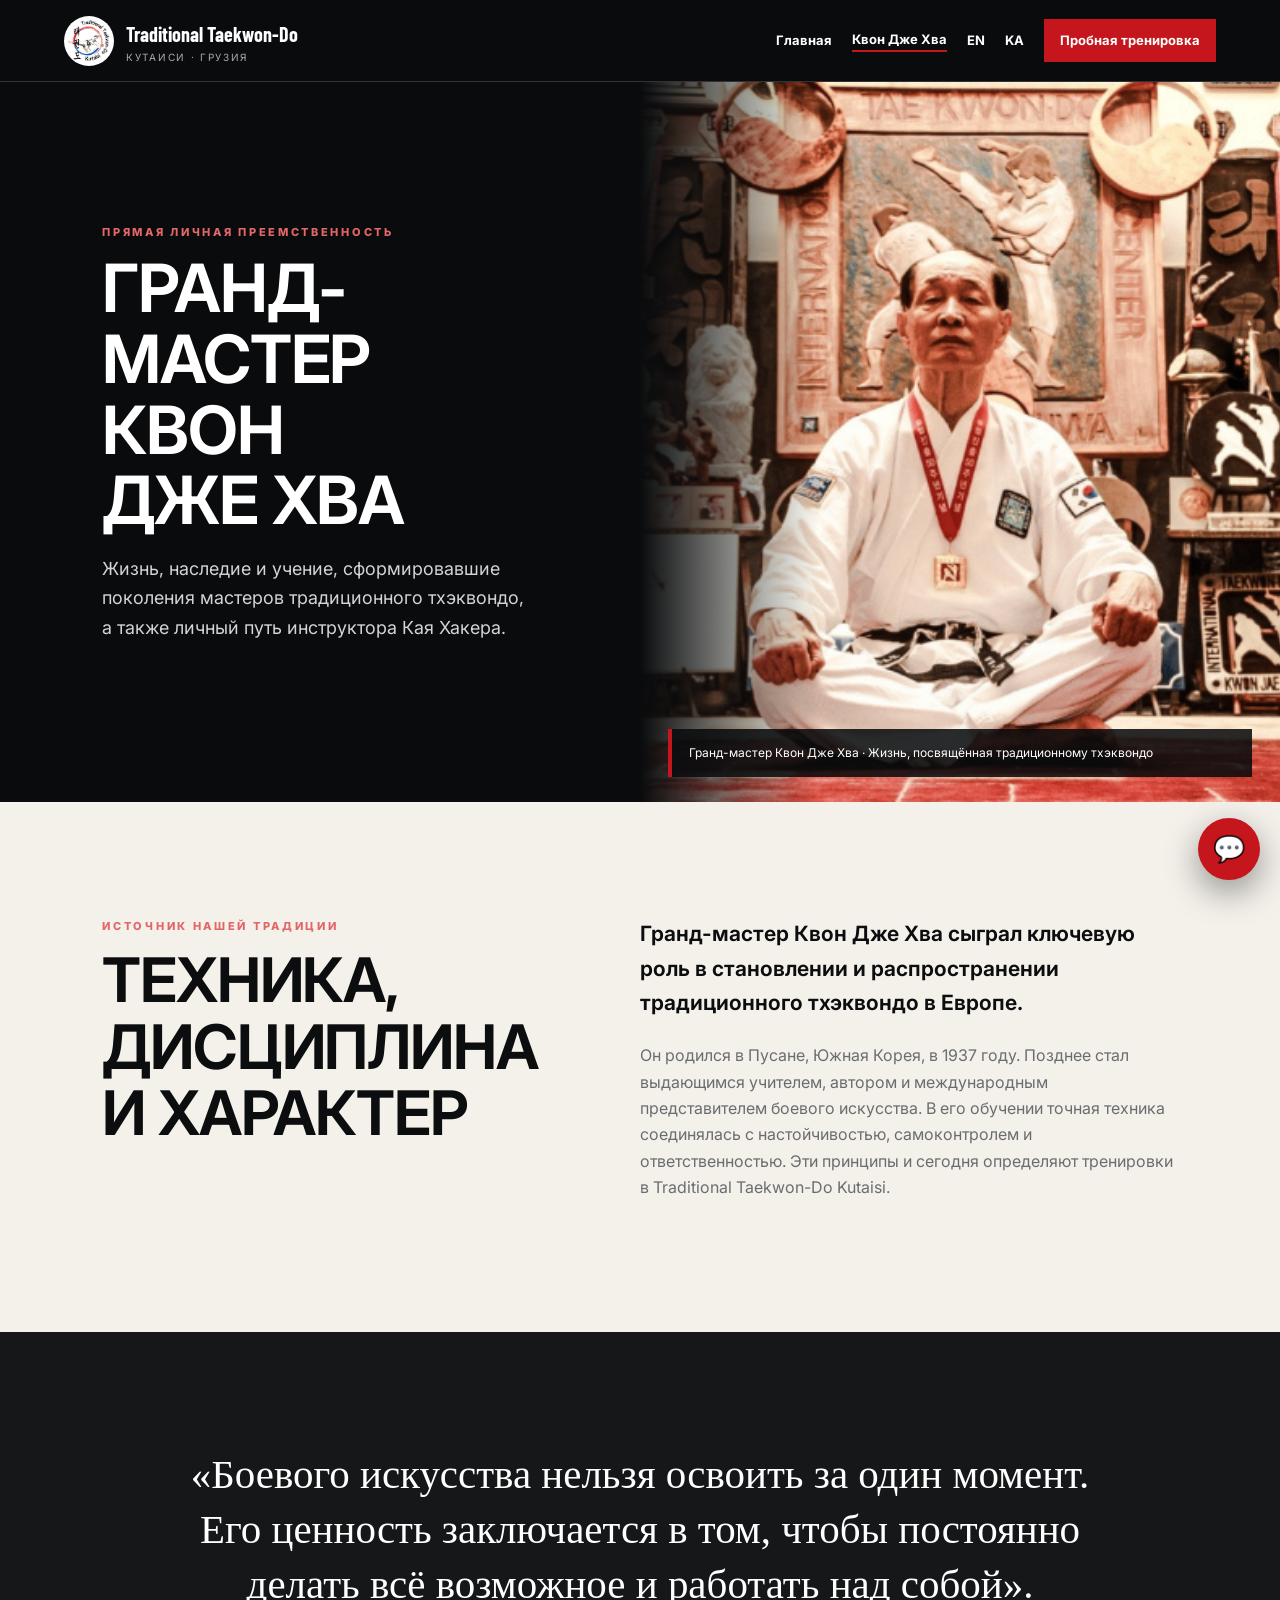
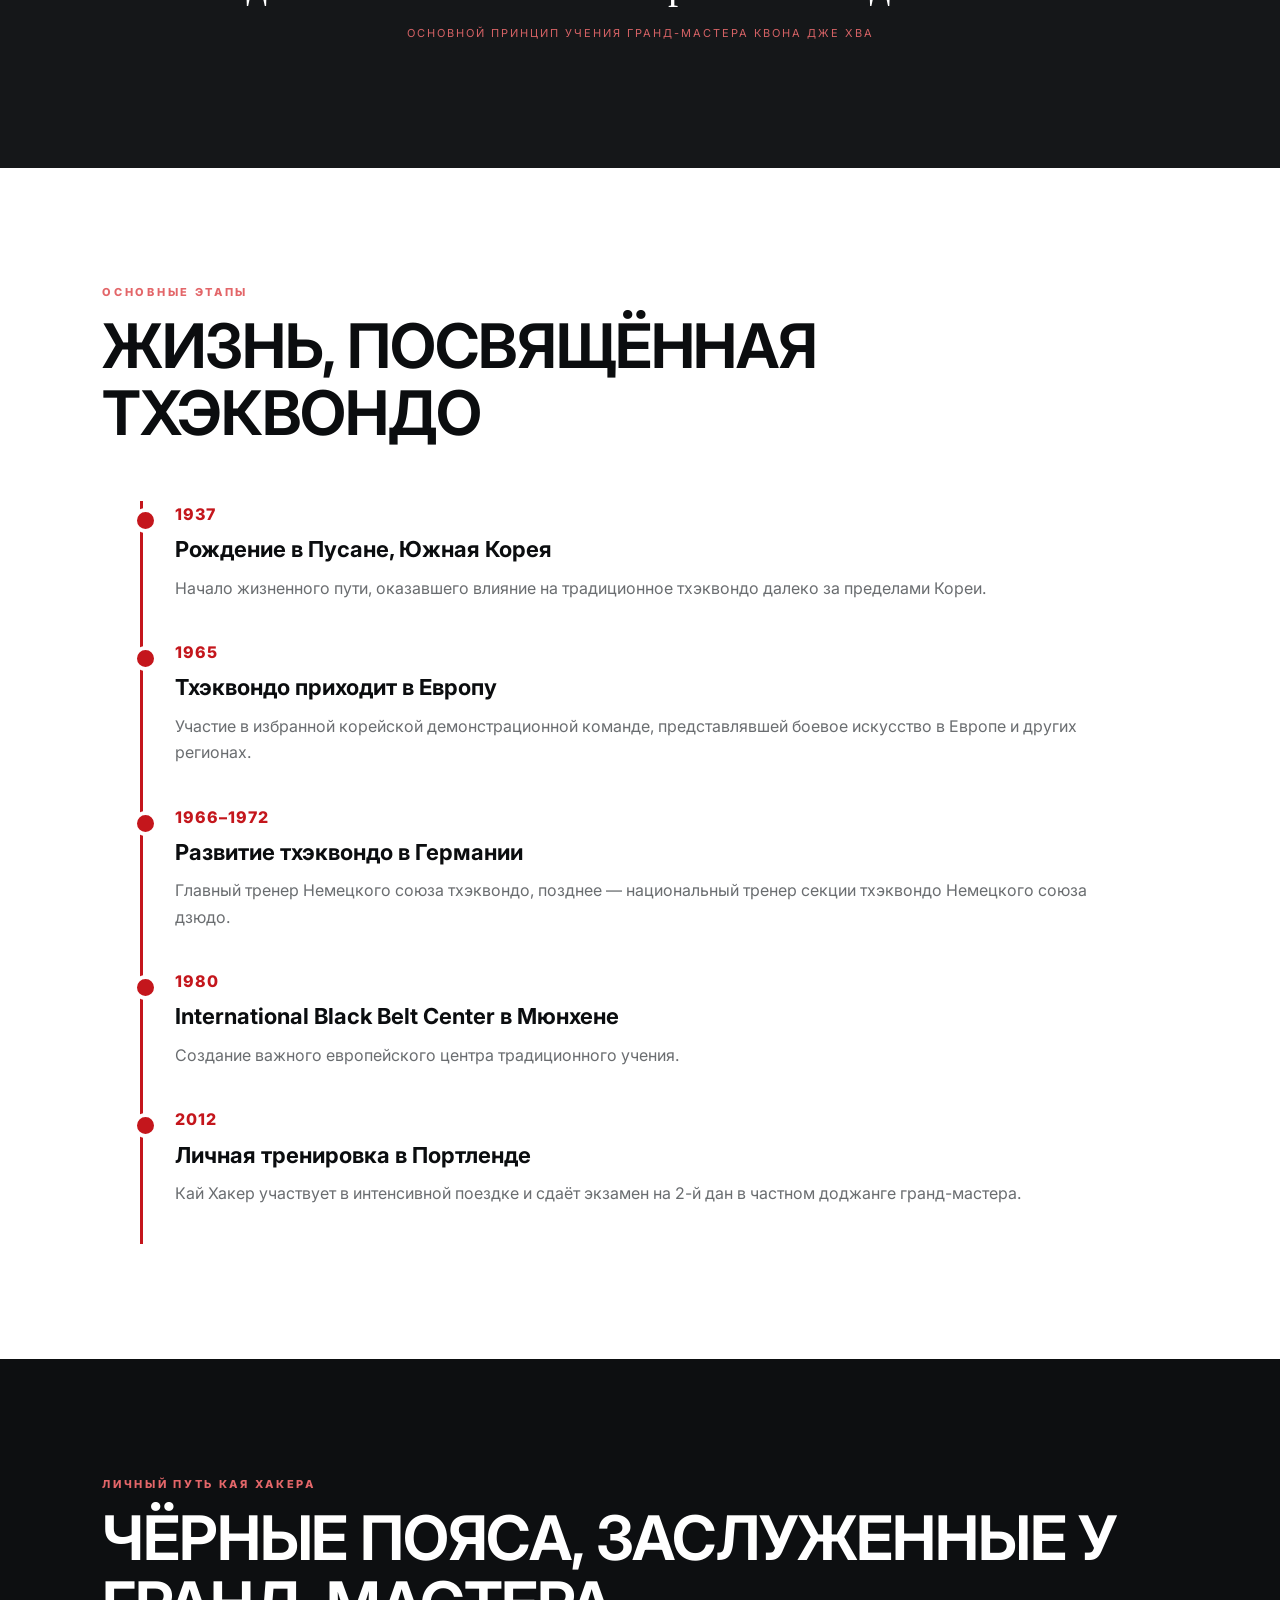
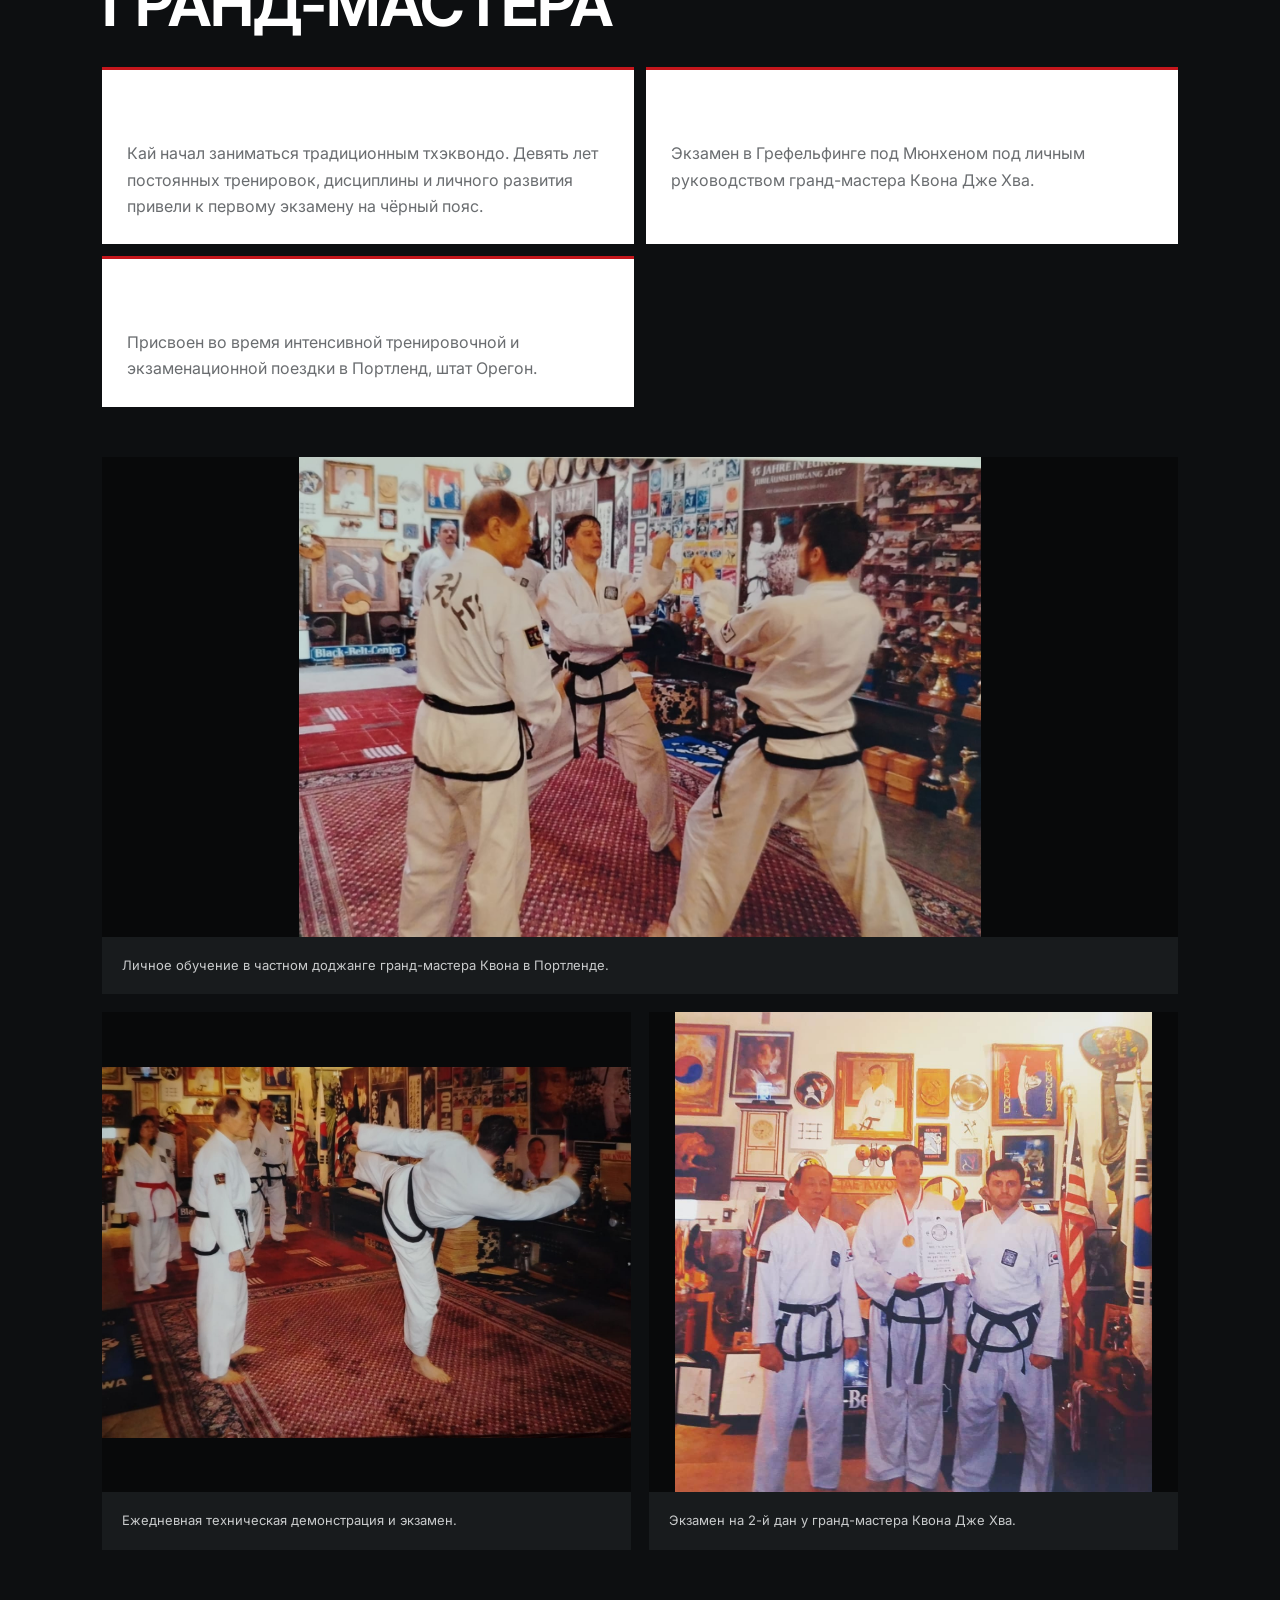
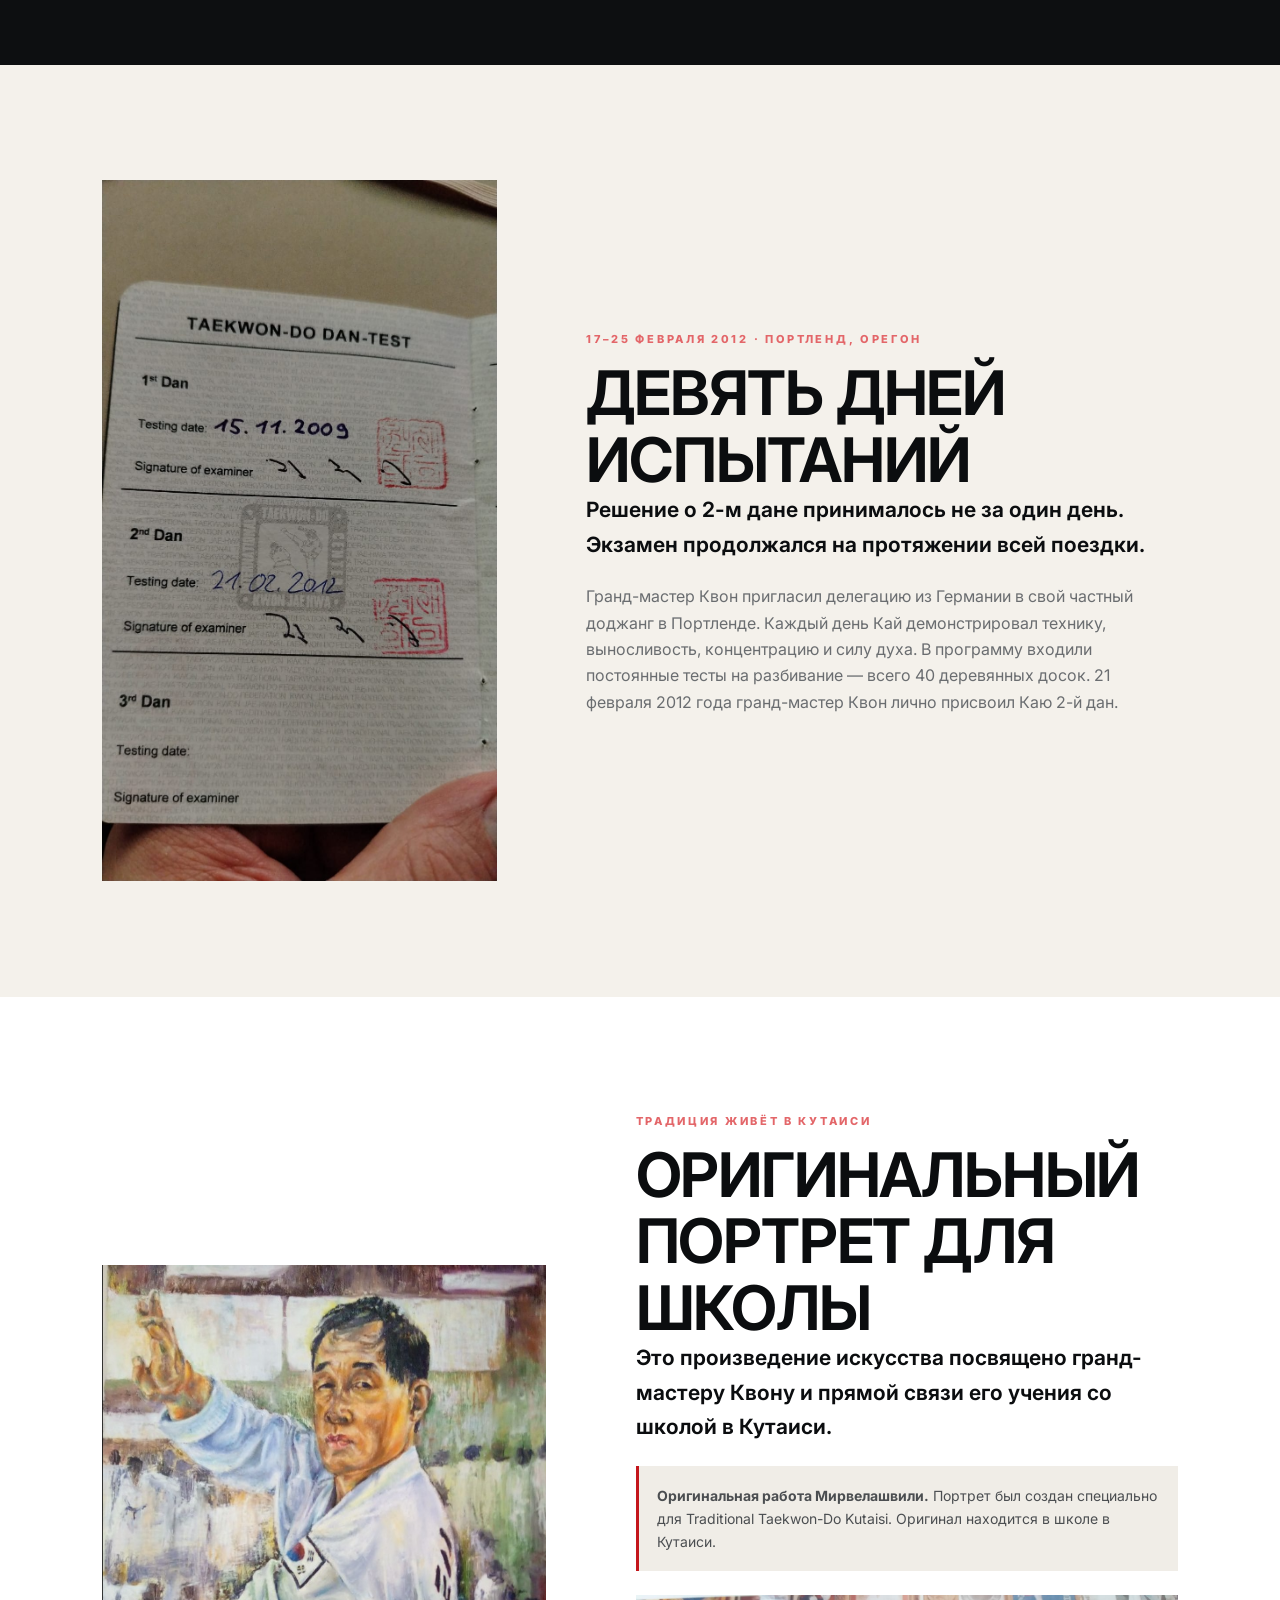
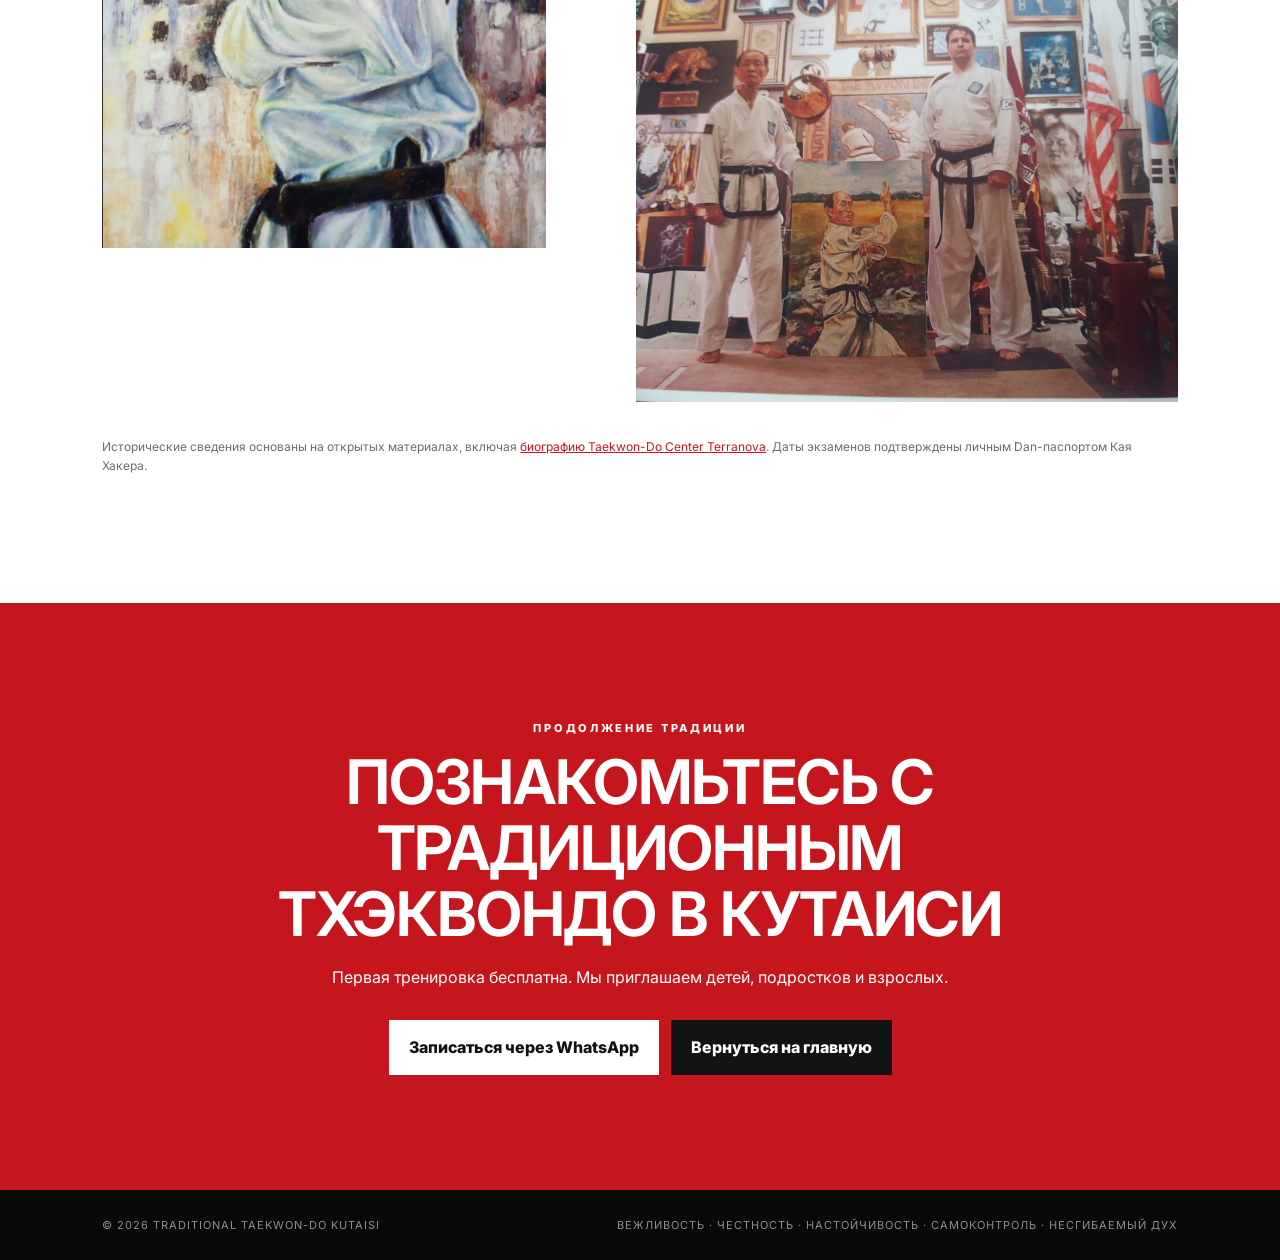
<file: grandmaster-kwon-ru.html>
<!doctype html>
<html lang="ru">
  <head>
  <!-- Google tag (gtag.js) -->
  <script async src="https://www.googletagmanager.com/gtag/js?id=G-FHQKQ7SHHN"></script>
  <script>
    window.dataLayer = window.dataLayer || [];
    function gtag(){dataLayer.push(arguments);}
    gtag("js", new Date());
    gtag("config", "G-FHQKQ7SHHN");
  </script>
    <meta charset="utf-8" />
    <meta name="viewport" content="width=device-width,initial-scale=1" />
    <meta
      name="description"
      content="Гранд-мастер Квон Дже Хва и личный путь Кая Хакера в традиционном тхэквондо."
    />
    <title>Гранд-мастер Квон Дже Хва | Traditional Taekwon-Do Kutaisi</title>
    <link rel="preconnect" href="https://fonts.googleapis.com" />
    <link rel="preconnect" href="https://fonts.gstatic.com" crossorigin />
    <link
      href="https://fonts.googleapis.com/css2?family=Barlow+Condensed:wght@600;700;800&family=Inter:wght@400;500;600;700;800&display=swap"
      rel="stylesheet"
    />
    <link rel="stylesheet" href="kwon.css" />
  </head>
  <body>
    <header class="kwon-header">
      <a class="kwon-brand" href="ru.html"
        ><img
          src="logo.jpg"
          alt="Логотип Traditional Taekwon-Do Kutaisi"
        /><span>Traditional Taekwon-Do<small>Кутаиси · Грузия</small></span></a
      >
      <nav class="kwon-nav">
        <a href="ru.html">Главная</a
        ><a class="active" href="grandmaster-kwon-ru.html">Квон Дже Хва</a
        ><a href="grandmaster-kwon.html">EN</a
        ><a href="grandmaster-kwon-ka.html">KA</a
        ><a
          class="cta"
          href="https://wa.me/995591815217?text=Здравствуйте%21%20Я%20интересуюсь%20бесплатной%20пробной%20тренировкой."
          target="_blank"
          rel="noopener"
          >Пробная тренировка</a
        >
      </nav>
    </header>
    <main>
      <section class="kwon-hero">
        <div class="kwon-hero-copy">
          <p class="eyebrow">Прямая личная преемственность</p>
          <h1>Гранд-мастер<br />Квон<br />Дже Хва</h1>
          <p>
            Жизнь, наследие и учение, сформировавшие поколения мастеров
            традиционного тхэквондо, а также личный путь инструктора Кая Хакера.
          </p>
        </div>
        <div class="kwon-hero-visual">
          <img src="kwon-portrait.png" alt="Гранд-мастер Квон Дже Хва" />
          <div class="kwon-caption">
            Гранд-мастер Квон Дже Хва · Жизнь, посвящённая традиционному
            тхэквондо
          </div>
        </div>
      </section>
      <section class="kwon-section kwon-intro">
        <div>
          <p class="eyebrow">Источник нашей традиции</p>
          <h2>Техника, дисциплина и характер</h2>
        </div>
        <div>
          <p class="kwon-lead">
            Гранд-мастер Квон Дже Хва сыграл ключевую роль в становлении и
            распространении традиционного тхэквондо в Европе.
          </p>
          <p class="kwon-muted">
            Он родился в Пусане, Южная Корея, в 1937 году. Позднее стал
            выдающимся учителем, автором и международным представителем боевого
            искусства. В его обучении точная техника соединялась с
            настойчивостью, самоконтролем и ответственностью. Эти принципы и
            сегодня определяют тренировки в Traditional Taekwon-Do Kutaisi.
          </p>
        </div>
      </section>
      <section class="kwon-section kwon-quote">
        <blockquote>
          «Боевого искусства нельзя освоить за один момент. Его ценность
          заключается в том, чтобы постоянно делать всё возможное и работать над
          собой».
        </blockquote>
        <p>Основной принцип учения гранд-мастера Квона Дже Хва</p>
      </section>
      <section class="kwon-section kwon-timeline">
        <p class="eyebrow">Основные этапы</p>
        <h2>Жизнь, посвящённая тхэквондо</h2>
        <div class="timeline">
          <article>
            <time>1937</time>
            <h3>Рождение в Пусане, Южная Корея</h3>
            <p>
              Начало жизненного пути, оказавшего влияние на традиционное
              тхэквондо далеко за пределами Кореи.
            </p>
          </article>
          <article>
            <time>1965</time>
            <h3>Тхэквондо приходит в Европу</h3>
            <p>
              Участие в избранной корейской демонстрационной команде,
              представлявшей боевое искусство в Европе и других регионах.
            </p>
          </article>
          <article>
            <time>1966–1972</time>
            <h3>Развитие тхэквондо в Германии</h3>
            <p>
              Главный тренер Немецкого союза тхэквондо, позднее — национальный
              тренер секции тхэквондо Немецкого союза дзюдо.
            </p>
          </article>
          <article>
            <time>1980</time>
            <h3>International Black Belt Center в Мюнхене</h3>
            <p>Создание важного европейского центра традиционного учения.</p>
          </article>
          <article>
            <time>2012</time>
            <h3>Личная тренировка в Портленде</h3>
            <p>
              Кай Хакер участвует в интенсивной поездке и сдаёт экзамен на 2-й
              дан в частном доджанге гранд-мастера.
            </p>
          </article>
        </div>
      </section>
      <section class="kwon-section kwon-journey">
        <p class="eyebrow">Личный путь Кая Хакера</p>
        <h2>Чёрные пояса, заслуженные у гранд-мастера</h2>
        <div class="kwon-facts">
          <article class="kwon-card">
            <h3>Начало пути · 2000</h3>
            <p>
              Кай начал заниматься традиционным тхэквондо. Девять лет постоянных
              тренировок, дисциплины и личного развития привели к первому
              экзамену на чёрный пояс.
            </p>
          </article>
          <article class="kwon-card">
            <h3>1-й дан · 15.11.2009</h3>
            <p>
              Экзамен в Грефельфинге под Мюнхеном под личным руководством
              гранд-мастера Квона Дже Хва.
            </p>
          </article>
          <article class="kwon-card">
            <h3>2-й дан · 21.02.2012</h3>
            <p>
              Присвоен во время интенсивной тренировочной и экзаменационной
              поездки в Портленд, штат Орегон.
            </p>
          </article>
        </div>
        <div class="journey-grid">
          <figure class="wide">
            <img
              src="kwon-kai-training.jpg"
              alt="Кай Хакер тренируется под руководством гранд-мастера Квона"
            />
            <figcaption>
              Личное обучение в частном доджанге гранд-мастера Квона в
              Портленде.
            </figcaption>
          </figure>
          <figure>
            <img
              src="kwon-kai-kick.jpg"
              alt="Кай демонстрирует удар перед гранд-мастером Квоном"
            />
            <figcaption>
              Ежедневная техническая демонстрация и экзамен.
            </figcaption>
          </figure>
          <figure>
            <img
              src="kwon-second-dan.png"
              alt="Кай Хакер получает диплом 2-го дана"
            />
            <figcaption>
              Экзамен на 2-й дан у гранд-мастера Квона Дже Хва.
            </figcaption>
          </figure>
        </div>
      </section>
      <section class="kwon-section kwon-story">
        <img
          src="dan-examinations.jpeg"
          alt="Экзаменационная запись Кая Хакера с подписью гранд-мастера Квона"
        />
        <div>
          <p class="eyebrow">17–25 февраля 2012 · Портленд, Орегон</p>
          <h2>Девять дней испытаний</h2>
          <p class="kwon-lead">
            Решение о 2-м дане принималось не за один день. Экзамен продолжался
            на протяжении всей поездки.
          </p>
          <p class="kwon-muted">
            Гранд-мастер Квон пригласил делегацию из Германии в свой частный
            доджанг в Портленде. Каждый день Кай демонстрировал технику,
            выносливость, концентрацию и силу духа. В программу входили
            постоянные тесты на разбивание — всего 40 деревянных досок. 21
            февраля 2012 года гранд-мастер Квон лично присвоил Каю 2-й дан.
          </p>
        </div>
      </section>
      <section class="kwon-section kwon-art">
        <div class="art-grid">
          <img
            src="kwon-artwork.png"
            alt="Оригинальный портрет гранд-мастера Квона Дже Хва"
          />
          <div>
            <p class="eyebrow">Традиция живёт в Кутаиси</p>
            <h2>Оригинальный портрет для школы</h2>
            <p class="kwon-lead">
              Это произведение искусства посвящено гранд-мастеру Квону и прямой
              связи его учения со школой в Кутаиси.
            </p>
            <p class="art-note">
              <strong>Оригинальная работа Мирвелашвили.</strong> Портрет был
              создан специально для Traditional Taekwon-Do Kutaisi. Оригинал
              находится в школе в Кутаиси.
            </p>
            <img
              src="kwon-kai-artwork.jpg"
              alt="Гранд-мастер Квон и Кай Хакер с оригинальным портретом"
              style="margin-top: 24px; max-height: 420px"
            />
          </div>
        </div>
        <p class="kwon-sources">
          Исторические сведения основаны на открытых материалах, включая
          <a
            href="https://www.taekwondo-terranova.com/grossmeister-kwon-jae-hwa/"
            target="_blank"
            rel="noopener"
            >биографию Taekwon-Do Center Terranova</a
          >. Даты экзаменов подтверждены личным Dan-паспортом Кая Хакера.
        </p>
      </section>
      <section class="kwon-section kwon-cta">
        <p class="eyebrow" style="color: #fff">Продолжение традиции</p>
        <h2>Познакомьтесь с традиционным тхэквондо в Кутаиси</h2>
        <p>
          Первая тренировка бесплатна. Мы приглашаем детей, подростков и
          взрослых.
        </p>
        <div class="kwon-buttons">
          <a
            class="kwon-button light"
            href="https://wa.me/995591815217?text=Здравствуйте%21%20Я%20интересуюсь%20бесплатной%20пробной%20тренировкой."
            target="_blank"
            rel="noopener"
            >Записаться через WhatsApp</a
          ><a class="kwon-button dark" href="ru.html">Вернуться на главную</a>
        </div>
      </section>
    </main>
    <footer class="kwon-footer">
      <span>© <span id="year"></span> Traditional Taekwon-Do Kutaisi</span
      ><span
        >Вежливость · Честность · Настойчивость · Самоконтроль · Несгибаемый
        дух</span
      >
    </footer>
    <script>
      document.querySelector("#year").textContent = new Date().getFullYear();
      const c = document.createElement("script");
      c.src = "chatbot.js";
      document.body.appendChild(c);
    </script>
  </body>
</html>
</file>
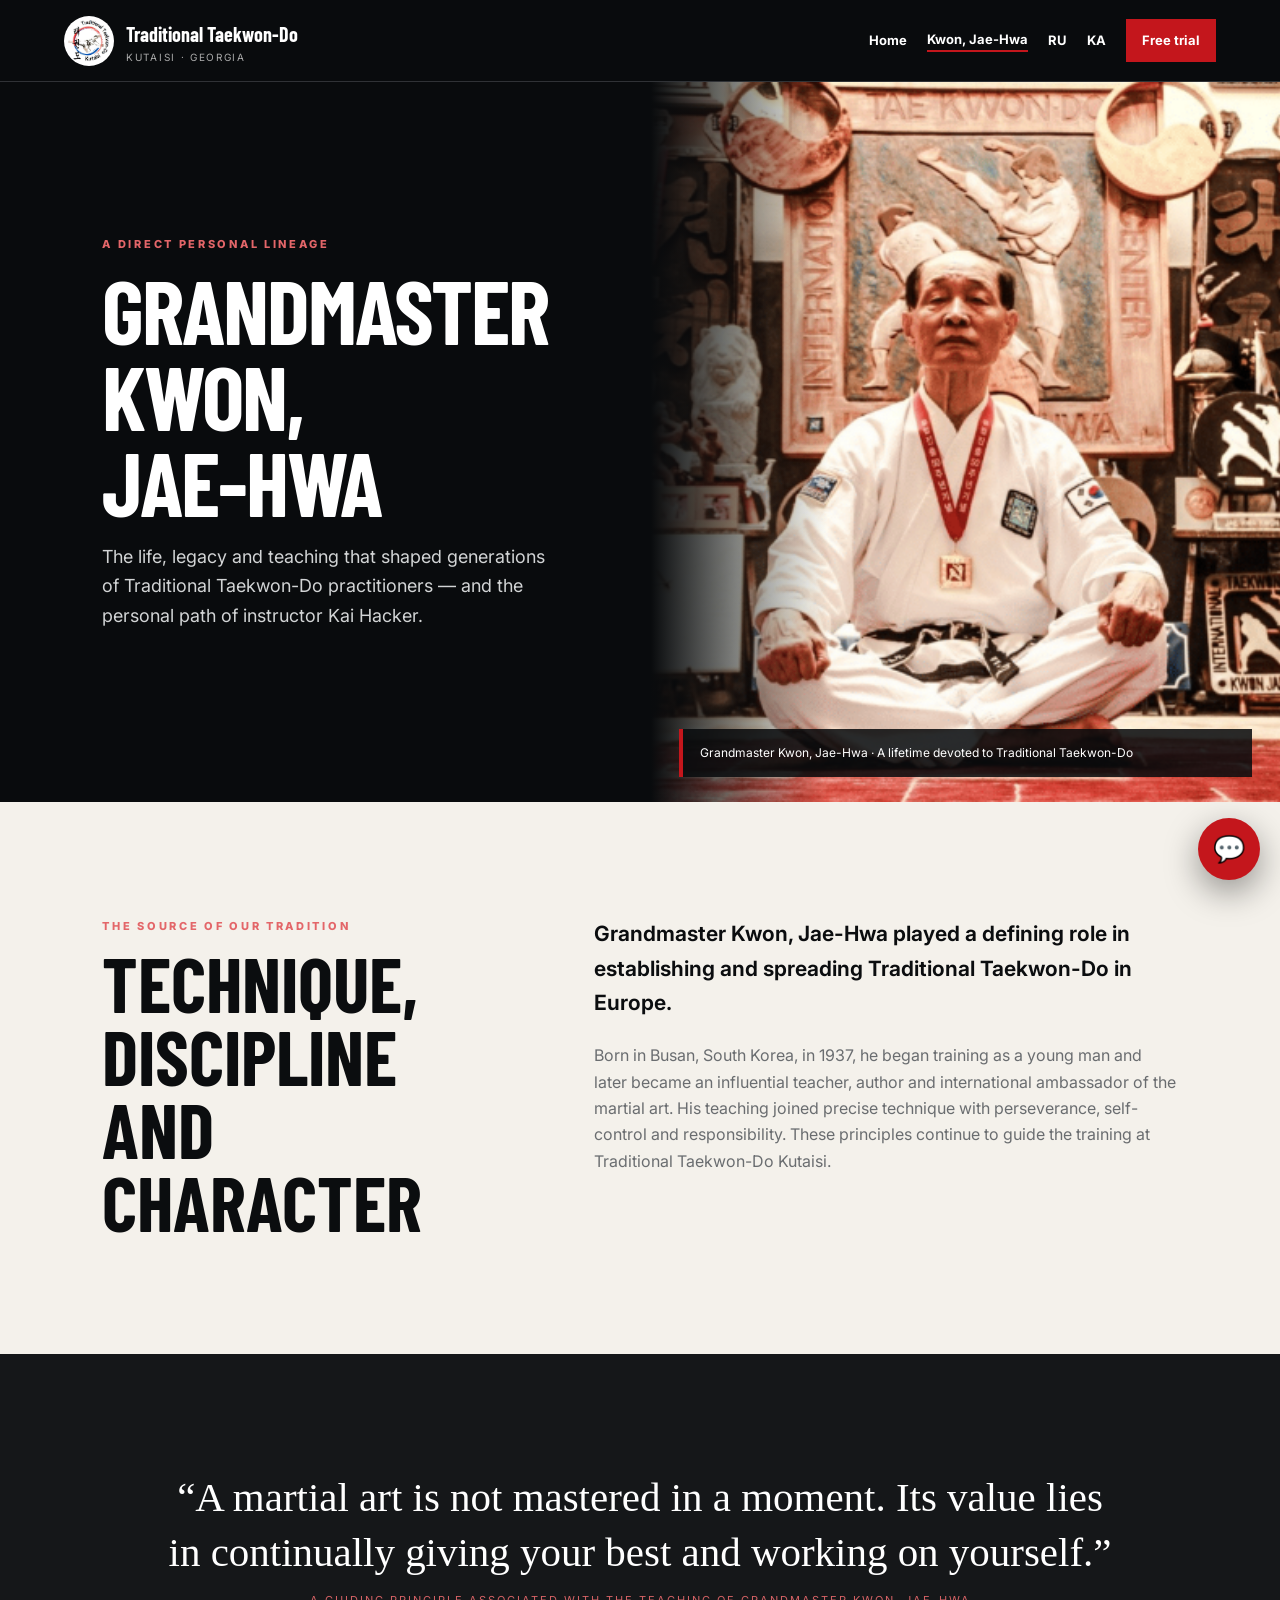
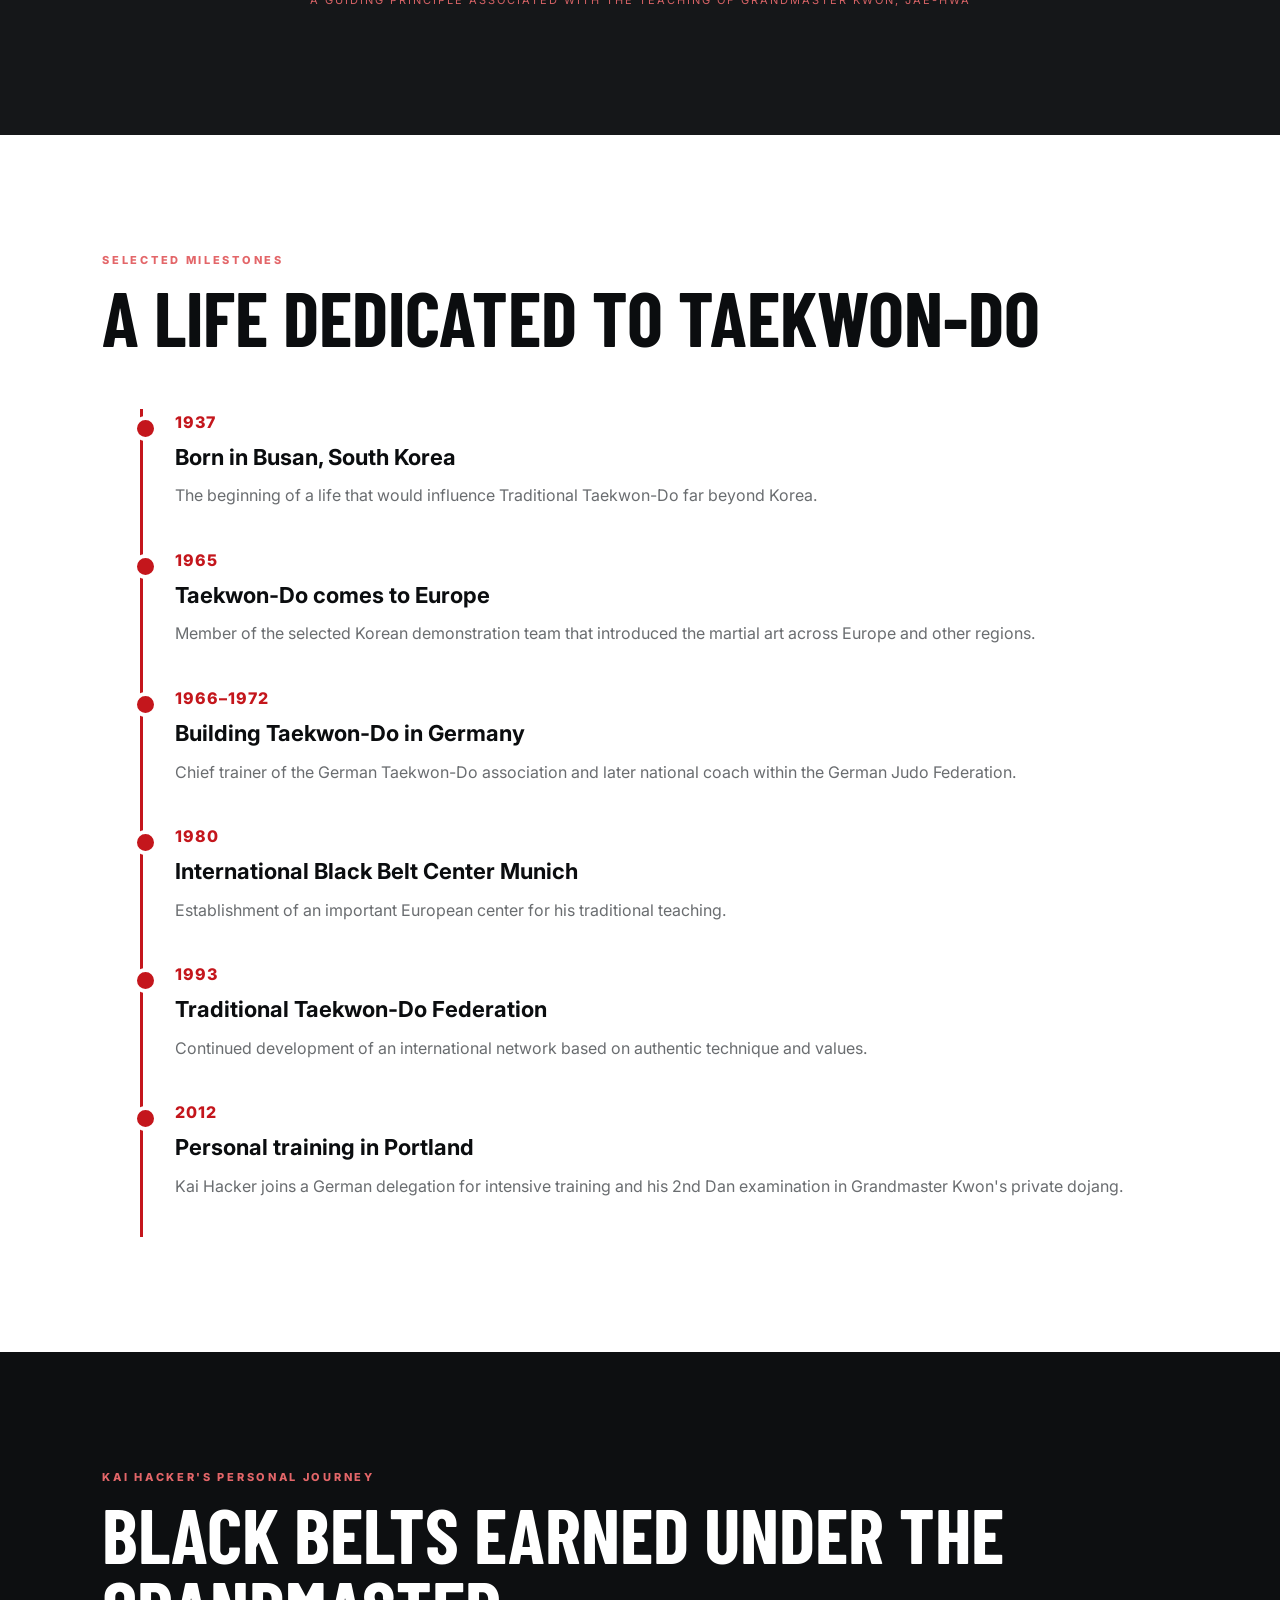
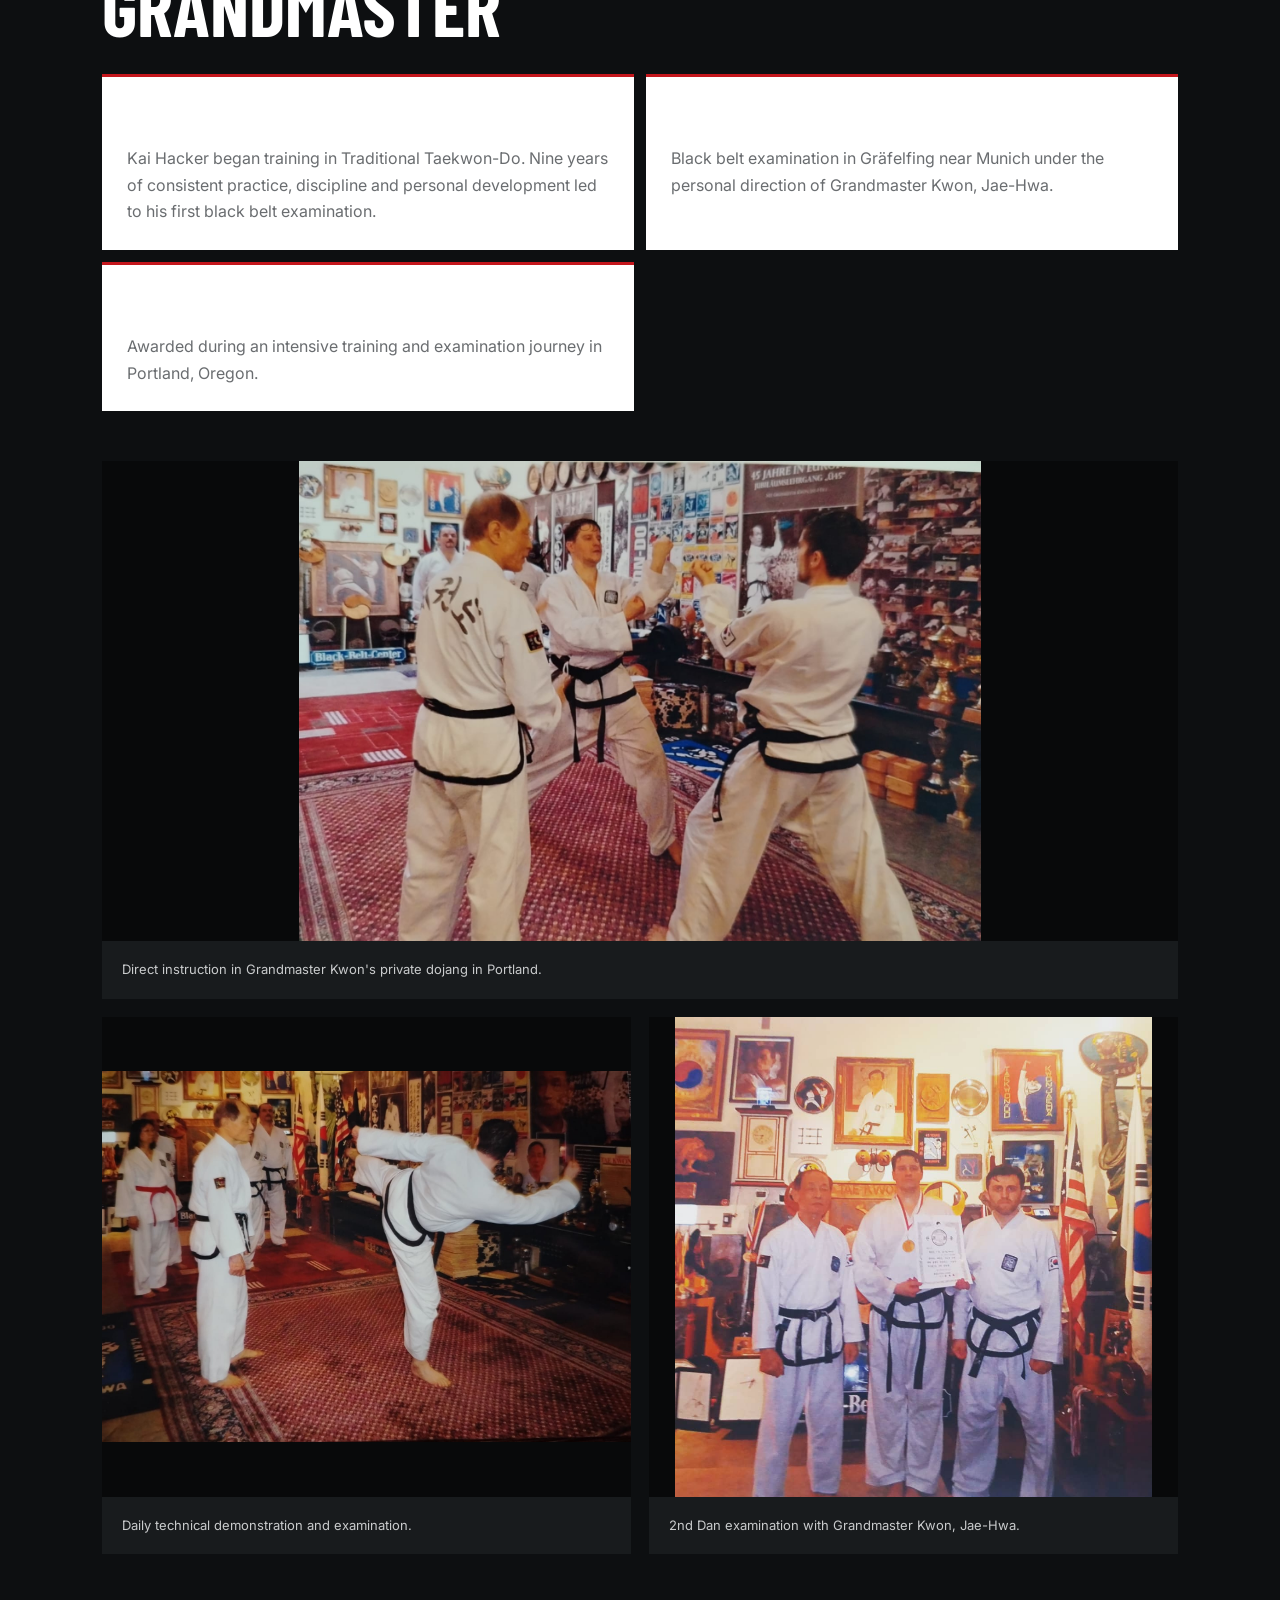
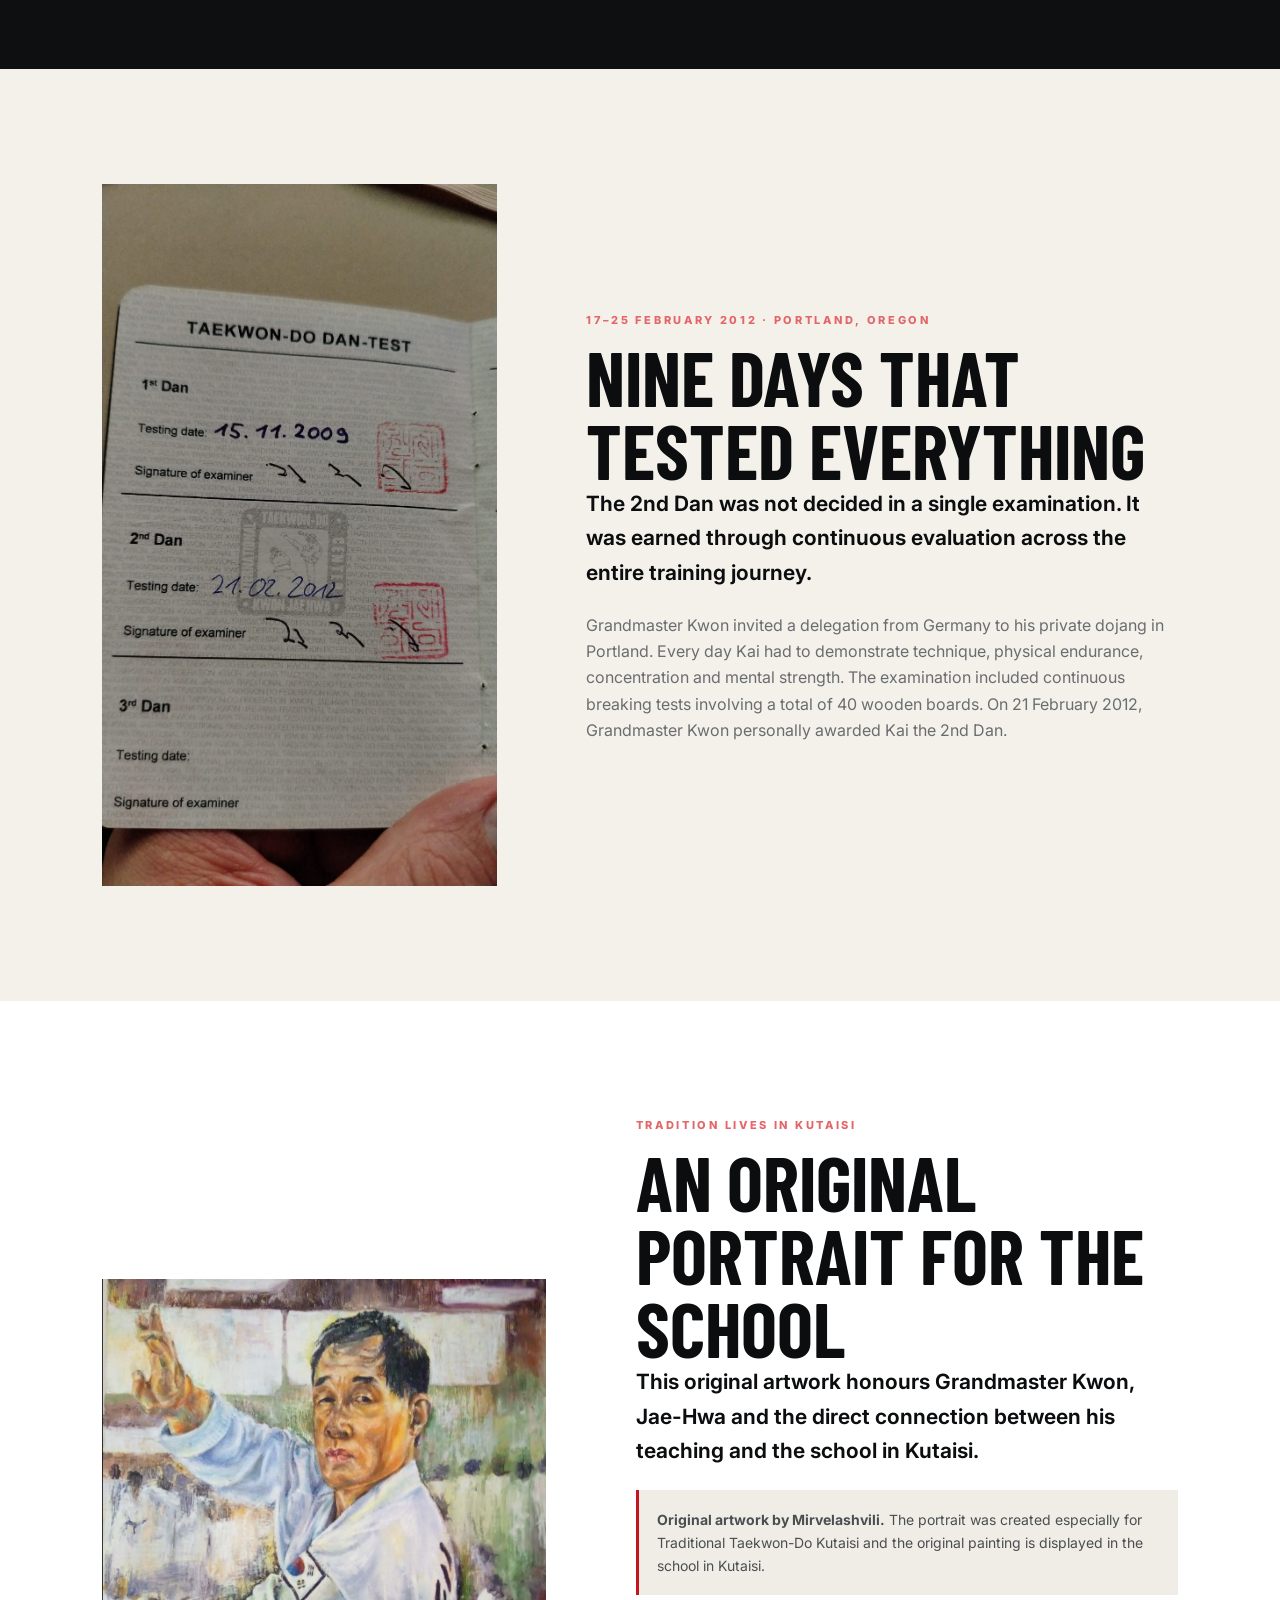
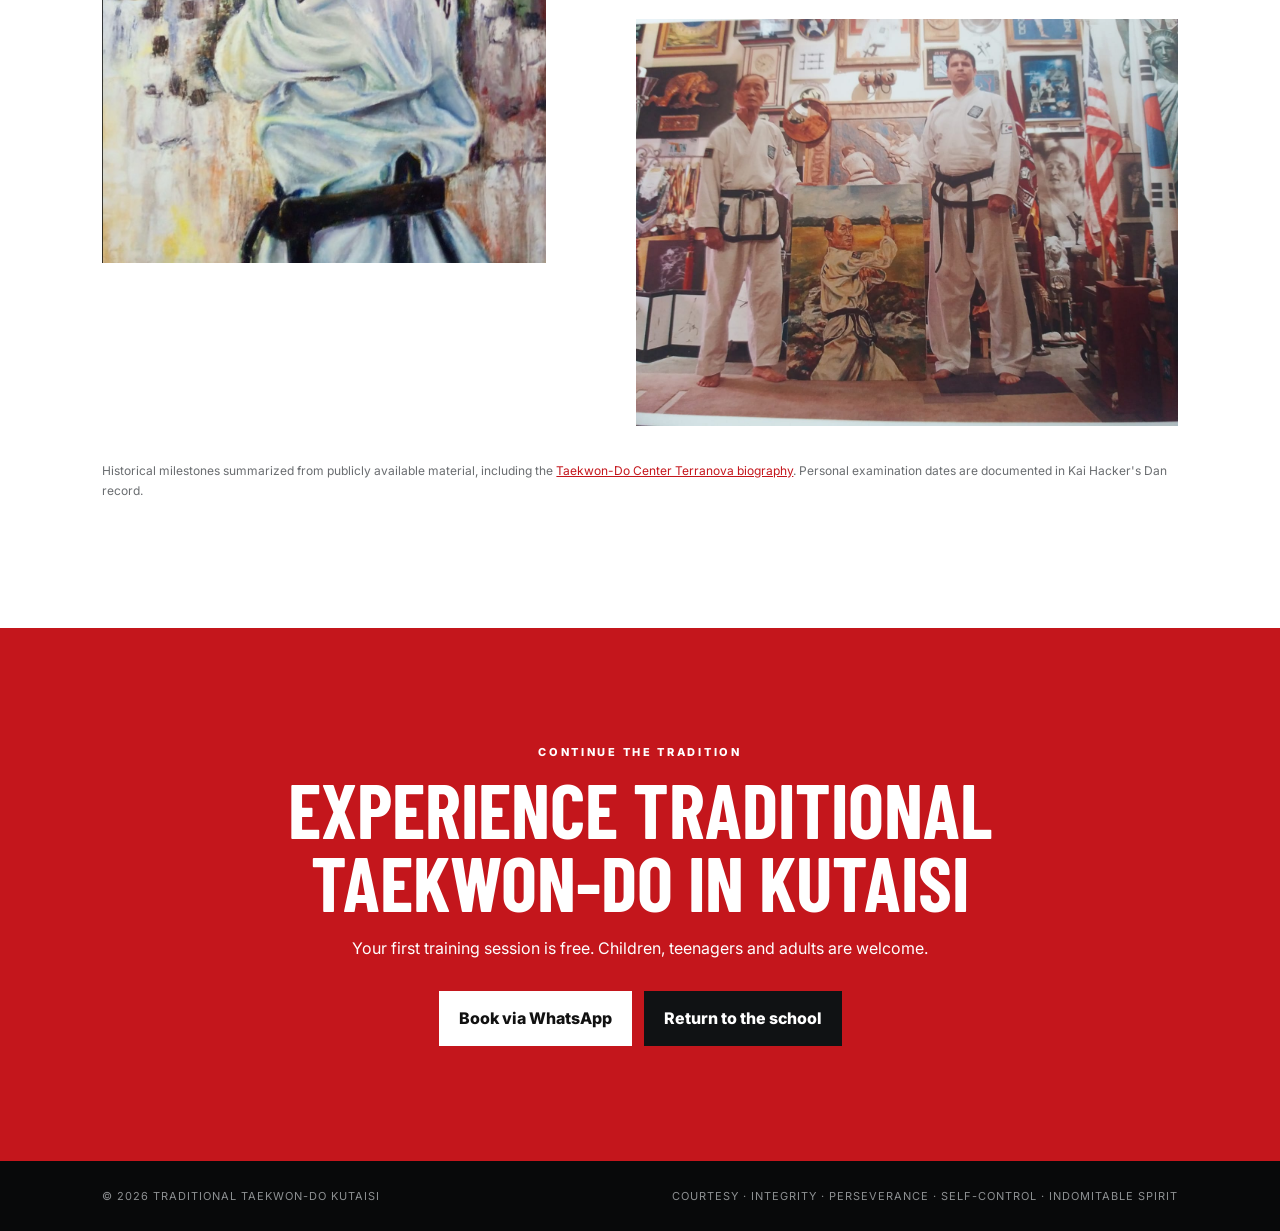
<file: grandmaster-kwon.html>
<!doctype html>
<html lang="en">
  <head>
  <!-- Google tag (gtag.js) -->
  <script async src="https://www.googletagmanager.com/gtag/js?id=G-FHQKQ7SHHN"></script>
  <script>
    window.dataLayer = window.dataLayer || [];
    function gtag(){dataLayer.push(arguments);}
    gtag("js", new Date());
    gtag("config", "G-FHQKQ7SHHN");
  </script>
    <meta charset="utf-8" />
    <meta name="viewport" content="width=device-width,initial-scale=1" />
    <meta
      name="description"
      content="Grandmaster Kwon, Jae-Hwa and Kai Hacker's personal Traditional Taekwon-Do lineage, black belt examinations and training in Portland, Oregon."
    />
    <title>Grandmaster Kwon, Jae-Hwa | Traditional Taekwon-Do Kutaisi</title>
    <link rel="preconnect" href="https://fonts.googleapis.com" />
    <link rel="preconnect" href="https://fonts.gstatic.com" crossorigin />
    <link
      href="https://fonts.googleapis.com/css2?family=Barlow+Condensed:wght@600;700;800&family=Inter:wght@400;500;600;700;800&display=swap"
      rel="stylesheet"
    />
    <link rel="stylesheet" href="kwon.css" />
  </head>
  <body>
    <header class="kwon-header">
      <a class="kwon-brand" href="index.html"
        ><img src="logo.jpg" alt="Traditional Taekwon-Do Kutaisi logo" /><span
          >Traditional Taekwon-Do<small>Kutaisi · Georgia</small></span
        ></a
      >
      <nav class="kwon-nav">
        <a href="index.html">Home</a
        ><a class="active" href="grandmaster-kwon.html">Kwon, Jae-Hwa</a
        ><a href="grandmaster-kwon-ru.html">RU</a
        ><a href="grandmaster-kwon-ka.html">KA</a
        ><a
          class="cta"
          href="https://wa.me/995591815217?text=Hello%2C%20I%20am%20interested%20in%20a%20free%20trial%20class."
          target="_blank"
          rel="noopener"
          >Free trial</a
        >
      </nav>
    </header>
    <main>
      <section class="kwon-hero">
        <div class="kwon-hero-copy">
          <p class="eyebrow">A direct personal lineage</p>
          <h1>Grandmaster<br />Kwon,<br />Jae-Hwa</h1>
          <p>
            The life, legacy and teaching that shaped generations of Traditional
            Taekwon-Do practitioners — and the personal path of instructor Kai
            Hacker.
          </p>
        </div>
        <div class="kwon-hero-visual">
          <img src="kwon-portrait.png" alt="Grandmaster Kwon, Jae-Hwa" />
          <div class="kwon-caption">
            Grandmaster Kwon, Jae-Hwa · A lifetime devoted to Traditional
            Taekwon-Do
          </div>
        </div>
      </section>
      <section class="kwon-section kwon-intro">
        <div>
          <p class="eyebrow">The source of our tradition</p>
          <h2>Technique, discipline and character</h2>
        </div>
        <div>
          <p class="kwon-lead">
            Grandmaster Kwon, Jae-Hwa played a defining role in establishing and
            spreading Traditional Taekwon-Do in Europe.
          </p>
          <p class="kwon-muted">
            Born in Busan, South Korea, in 1937, he began training as a young
            man and later became an influential teacher, author and
            international ambassador of the martial art. His teaching joined
            precise technique with perseverance, self-control and
            responsibility. These principles continue to guide the training at
            Traditional Taekwon-Do Kutaisi.
          </p>
        </div>
      </section>
      <section class="kwon-section kwon-quote">
        <blockquote>
          “A martial art is not mastered in a moment. Its value lies in
          continually giving your best and working on yourself.”
        </blockquote>
        <p>
          A guiding principle associated with the teaching of Grandmaster Kwon,
          Jae-Hwa
        </p>
      </section>
      <section class="kwon-section kwon-timeline">
        <p class="eyebrow">Selected milestones</p>
        <h2>A life dedicated to Taekwon-Do</h2>
        <div class="timeline">
          <article>
            <time>1937</time>
            <h3>Born in Busan, South Korea</h3>
            <p>
              The beginning of a life that would influence Traditional
              Taekwon-Do far beyond Korea.
            </p>
          </article>
          <article>
            <time>1965</time>
            <h3>Taekwon-Do comes to Europe</h3>
            <p>
              Member of the selected Korean demonstration team that introduced
              the martial art across Europe and other regions.
            </p>
          </article>
          <article>
            <time>1966–1972</time>
            <h3>Building Taekwon-Do in Germany</h3>
            <p>
              Chief trainer of the German Taekwon-Do association and later
              national coach within the German Judo Federation.
            </p>
          </article>
          <article>
            <time>1980</time>
            <h3>International Black Belt Center Munich</h3>
            <p>
              Establishment of an important European center for his traditional
              teaching.
            </p>
          </article>
          <article>
            <time>1993</time>
            <h3>Traditional Taekwon-Do Federation</h3>
            <p>
              Continued development of an international network based on
              authentic technique and values.
            </p>
          </article>
          <article>
            <time>2012</time>
            <h3>Personal training in Portland</h3>
            <p>
              Kai Hacker joins a German delegation for intensive training and
              his 2nd Dan examination in Grandmaster Kwon's private dojang.
            </p>
          </article>
        </div>
      </section>
      <section class="kwon-section kwon-journey">
        <p class="eyebrow">Kai Hacker's personal journey</p>
        <h2>Black belts earned under the Grandmaster</h2>
        <div class="kwon-facts">
          <article class="kwon-card">
            <h3>Journey began · 2000</h3>
            <p>
              Kai Hacker began training in Traditional Taekwon-Do. Nine years of
              consistent practice, discipline and personal development led to
              his first black belt examination.
            </p>
          </article>
          <article class="kwon-card">
            <h3>1st Dan · 15.11.2009</h3>
            <p>
              Black belt examination in Gräfelfing near Munich under the
              personal direction of Grandmaster Kwon, Jae-Hwa.
            </p>
          </article>
          <article class="kwon-card">
            <h3>2nd Dan · 21.02.2012</h3>
            <p>
              Awarded during an intensive training and examination journey in
              Portland, Oregon.
            </p>
          </article>
        </div>
        <div class="journey-grid">
          <figure class="wide">
            <img
              src="kwon-kai-training.jpg"
              alt="Kai Hacker training under Grandmaster Kwon in Portland"
            />
            <figcaption>
              Direct instruction in Grandmaster Kwon's private dojang in
              Portland.
            </figcaption>
          </figure>
          <figure>
            <img
              src="kwon-kai-kick.jpg"
              alt="Kai Hacker demonstrating a kick before Grandmaster Kwon"
            />
            <figcaption>
              Daily technical demonstration and examination.
            </figcaption>
          </figure>
          <figure>
            <img
              src="kwon-second-dan.png"
              alt="Kai Hacker receiving his second Dan certificate"
            />
            <figcaption>
              2nd Dan examination with Grandmaster Kwon, Jae-Hwa.
            </figcaption>
          </figure>
        </div>
      </section>
      <section class="kwon-section kwon-story">
        <img
          src="dan-examinations.jpeg"
          alt="Kai Hacker's Dan examination record signed by Grandmaster Kwon"
        />
        <div>
          <p class="eyebrow">17–25 February 2012 · Portland, Oregon</p>
          <h2>Nine days that tested everything</h2>
          <p class="kwon-lead">
            The 2nd Dan was not decided in a single examination. It was earned
            through continuous evaluation across the entire training journey.
          </p>
          <p class="kwon-muted">
            Grandmaster Kwon invited a delegation from Germany to his private
            dojang in Portland. Every day Kai had to demonstrate technique,
            physical endurance, concentration and mental strength. The
            examination included continuous breaking tests involving a total of
            40 wooden boards. On 21 February 2012, Grandmaster Kwon personally
            awarded Kai the 2nd Dan.
          </p>
        </div>
      </section>
      <section class="kwon-section kwon-art">
        <div class="art-grid">
          <img
            src="kwon-artwork.png"
            alt="Original painted portrait of Grandmaster Kwon, Jae-Hwa"
          />
          <div>
            <p class="eyebrow">Tradition lives in Kutaisi</p>
            <h2>An original portrait for the school</h2>
            <p class="kwon-lead">
              This original artwork honours Grandmaster Kwon, Jae-Hwa and the
              direct connection between his teaching and the school in Kutaisi.
            </p>
            <p class="art-note">
              <strong>Original artwork by Mirvelashvili.</strong> The portrait
              was created especially for Traditional Taekwon-Do Kutaisi and the
              original painting is displayed in the school in Kutaisi.
            </p>
            <img
              src="kwon-kai-artwork.jpg"
              alt="Grandmaster Kwon and Kai Hacker with the original portrait"
              style="margin-top: 24px; max-height: 420px"
            />
          </div>
        </div>
        <p class="kwon-sources">
          Historical milestones summarized from publicly available material,
          including the
          <a
            href="https://www.taekwondo-terranova.com/grossmeister-kwon-jae-hwa/"
            target="_blank"
            rel="noopener"
            >Taekwon-Do Center Terranova biography</a
          >. Personal examination dates are documented in Kai Hacker's Dan
          record.
        </p>
      </section>
      <section class="kwon-section kwon-cta">
        <p class="eyebrow" style="color: #fff">Continue the tradition</p>
        <h2>Experience Traditional Taekwon-Do in Kutaisi</h2>
        <p>
          Your first training session is free. Children, teenagers and adults
          are welcome.
        </p>
        <div class="kwon-buttons">
          <a
            class="kwon-button light"
            href="https://wa.me/995591815217?text=Hello%2C%20I%20am%20interested%20in%20a%20free%20trial%20class."
            target="_blank"
            rel="noopener"
            >Book via WhatsApp</a
          ><a class="kwon-button dark" href="index.html"
            >Return to the school</a
          >
        </div>
      </section>
    </main>
    <footer class="kwon-footer">
      <span>© <span id="year"></span> Traditional Taekwon-Do Kutaisi</span
      ><span
        >Courtesy · Integrity · Perseverance · Self-control · Indomitable
        spirit</span
      >
    </footer>
    <script>
      document.querySelector("#year").textContent = new Date().getFullYear();
      const c = document.createElement("script");
      c.src = "chatbot.js";
      document.body.appendChild(c);
    </script>
  </body>
</html>
</file>
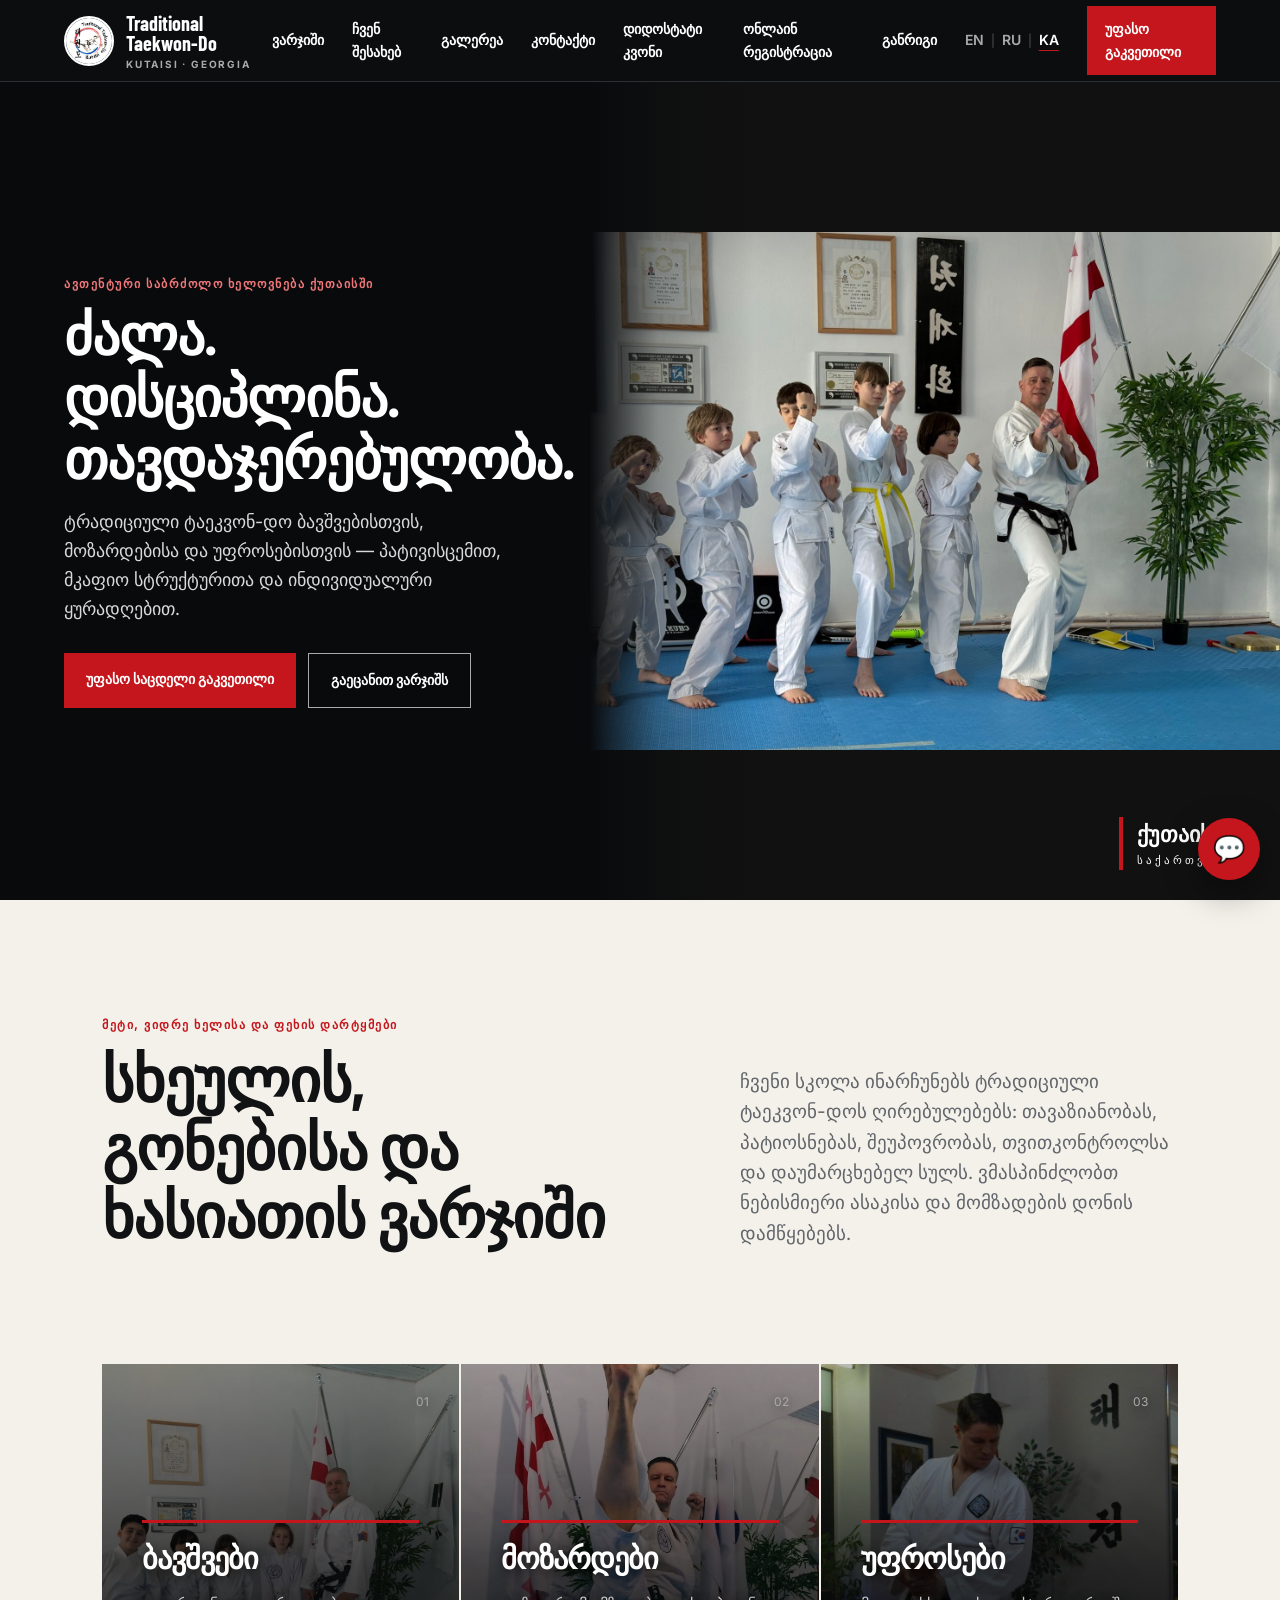
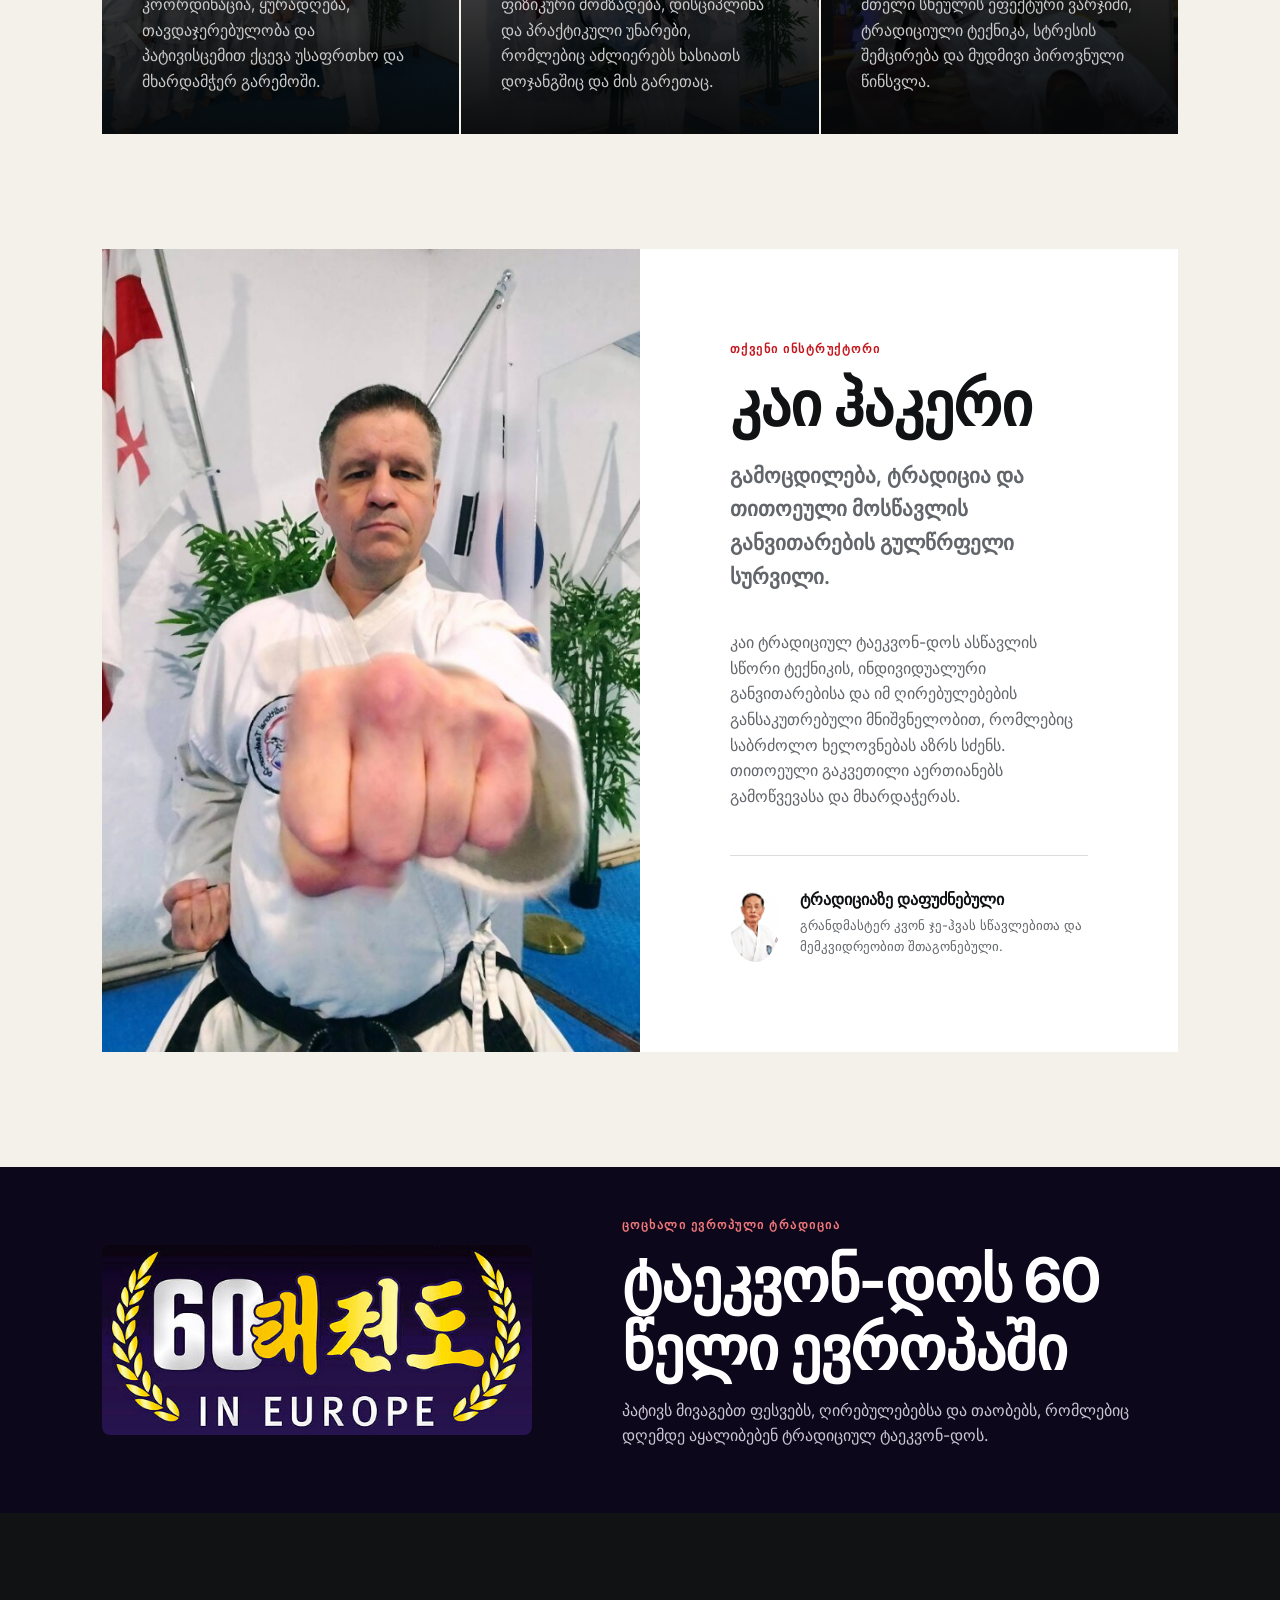
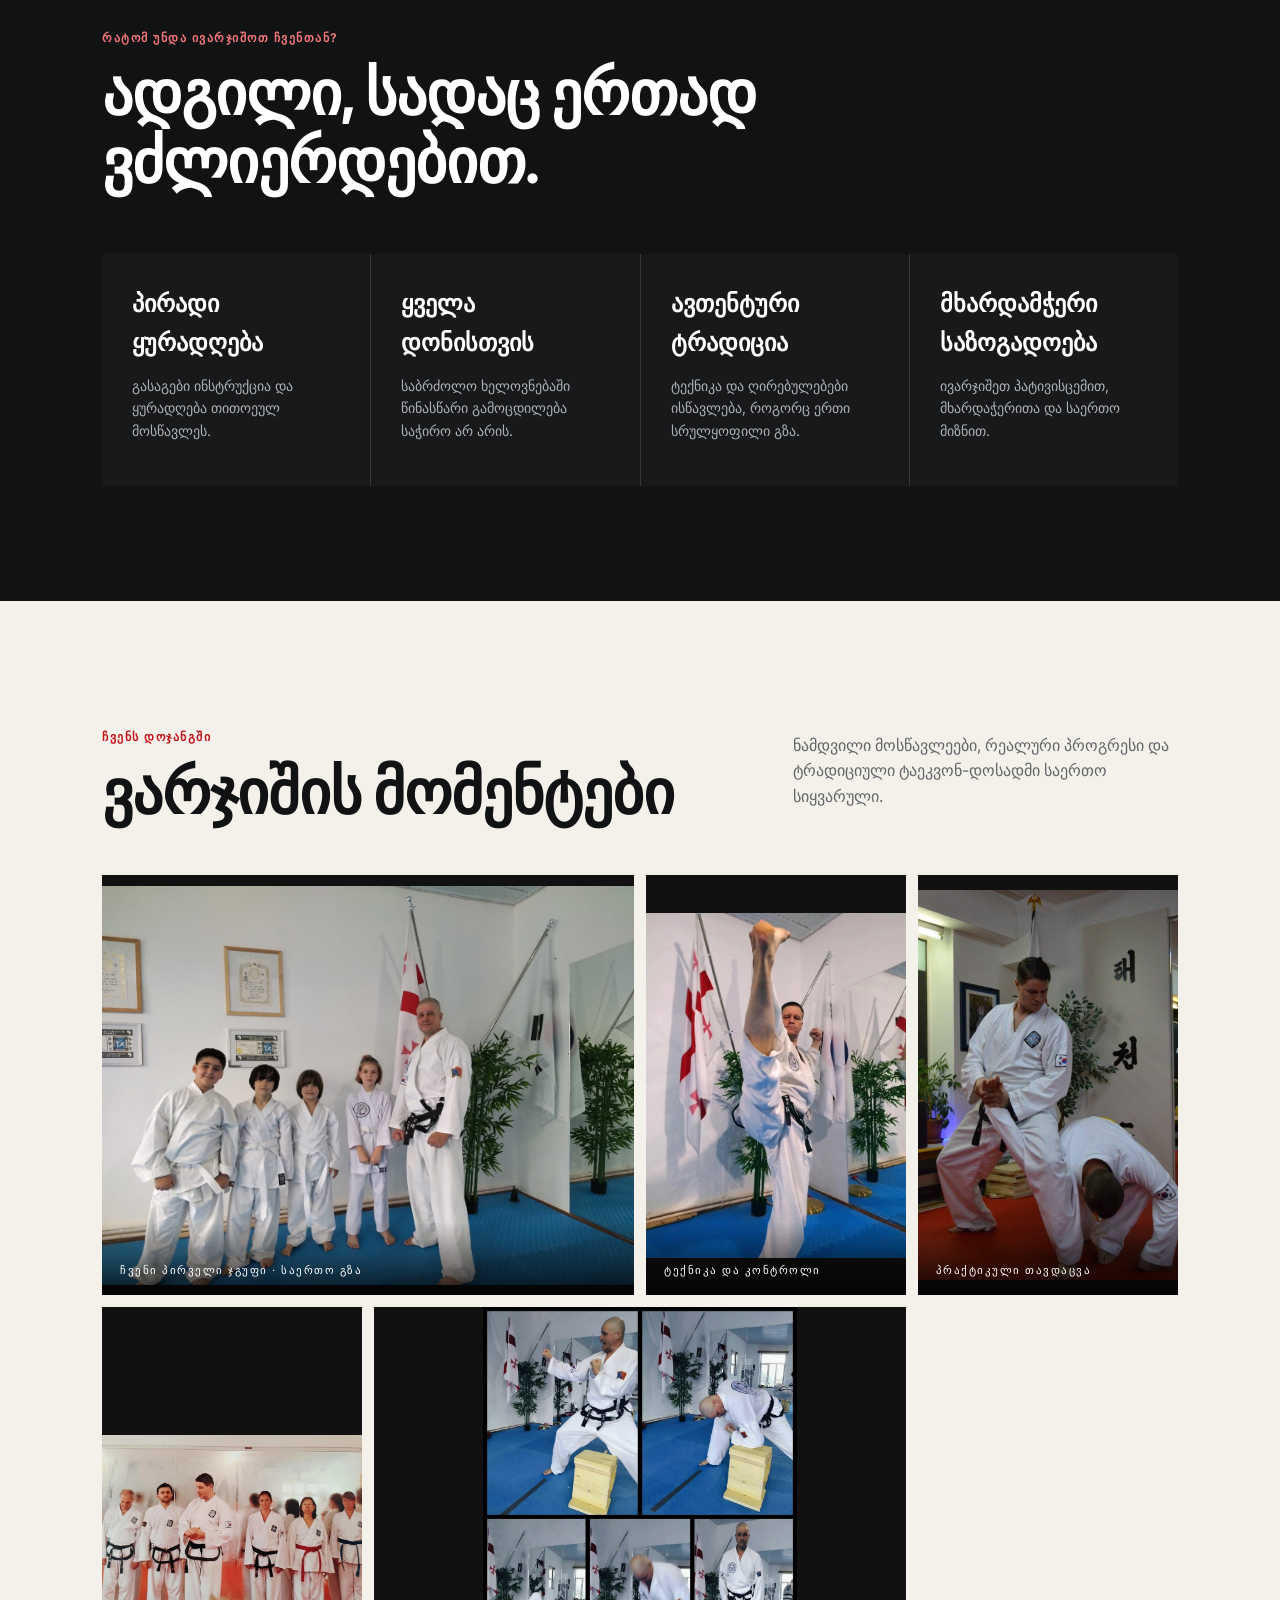
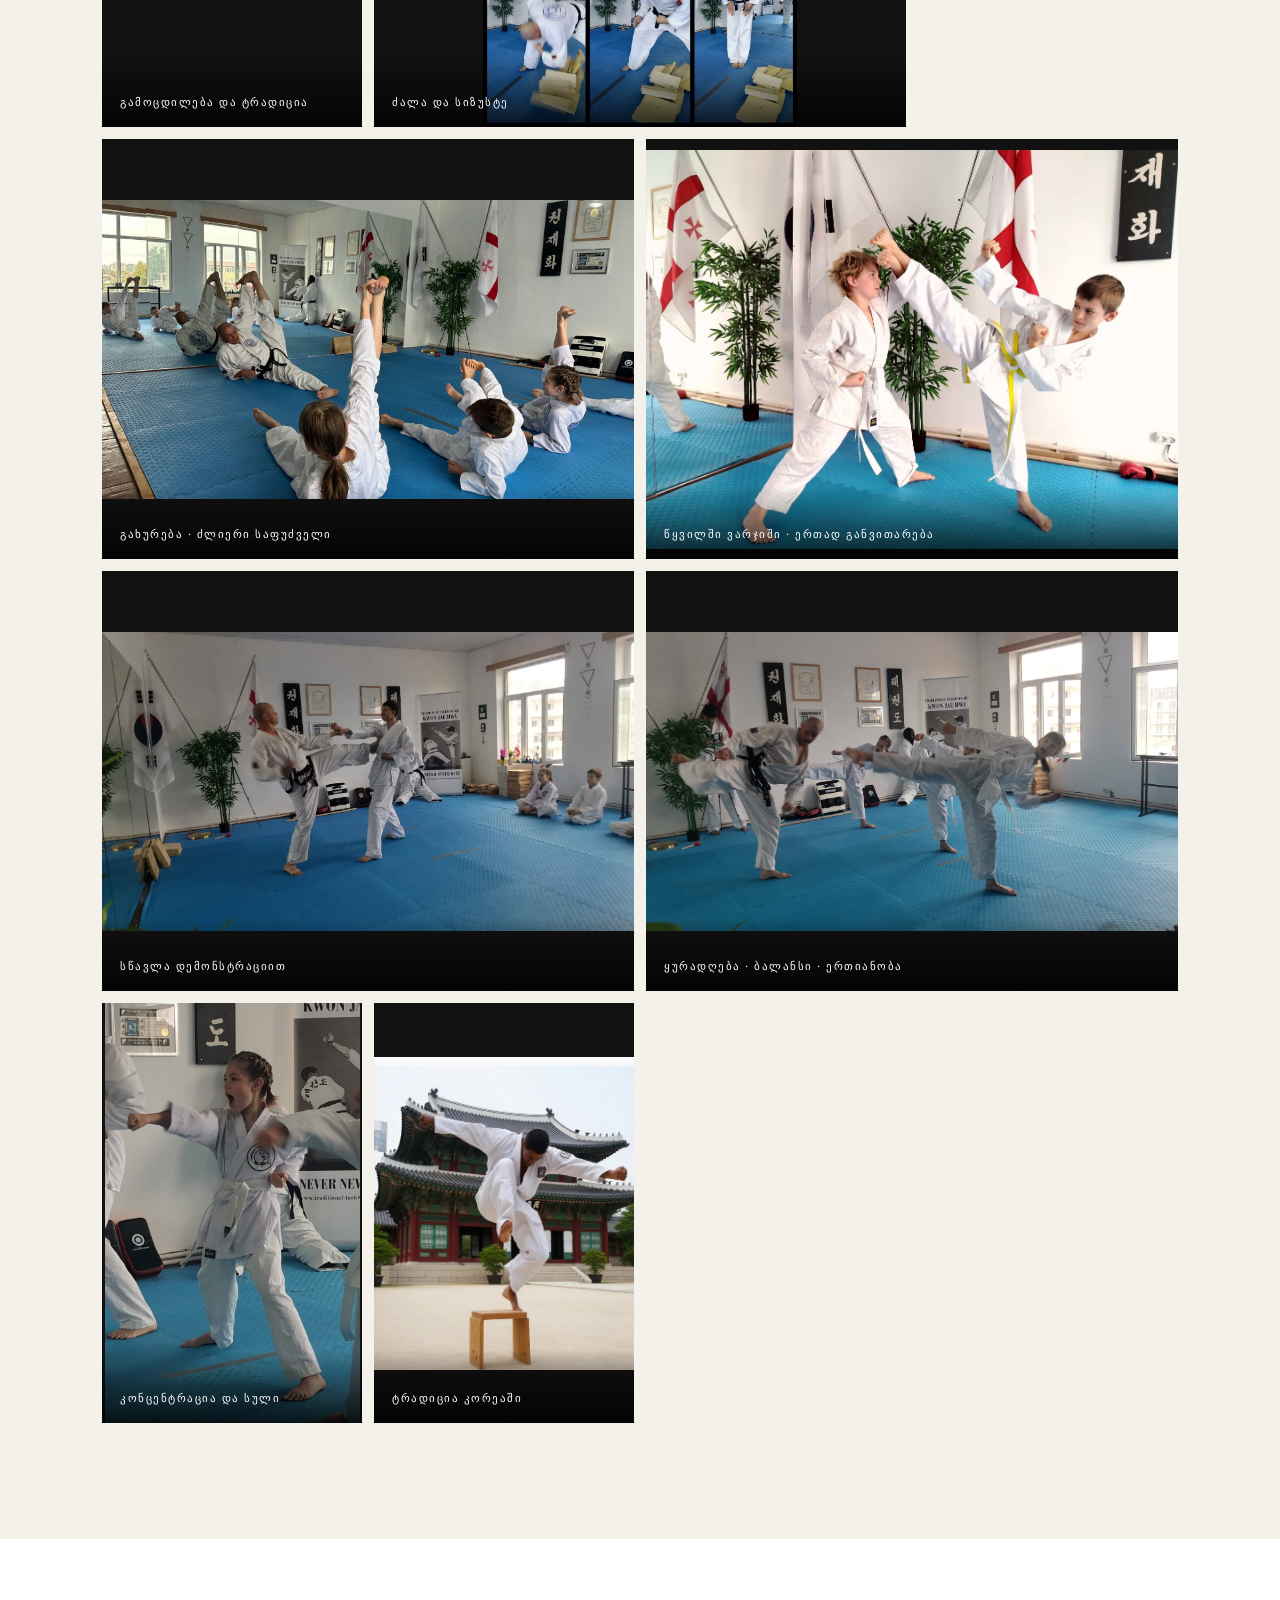
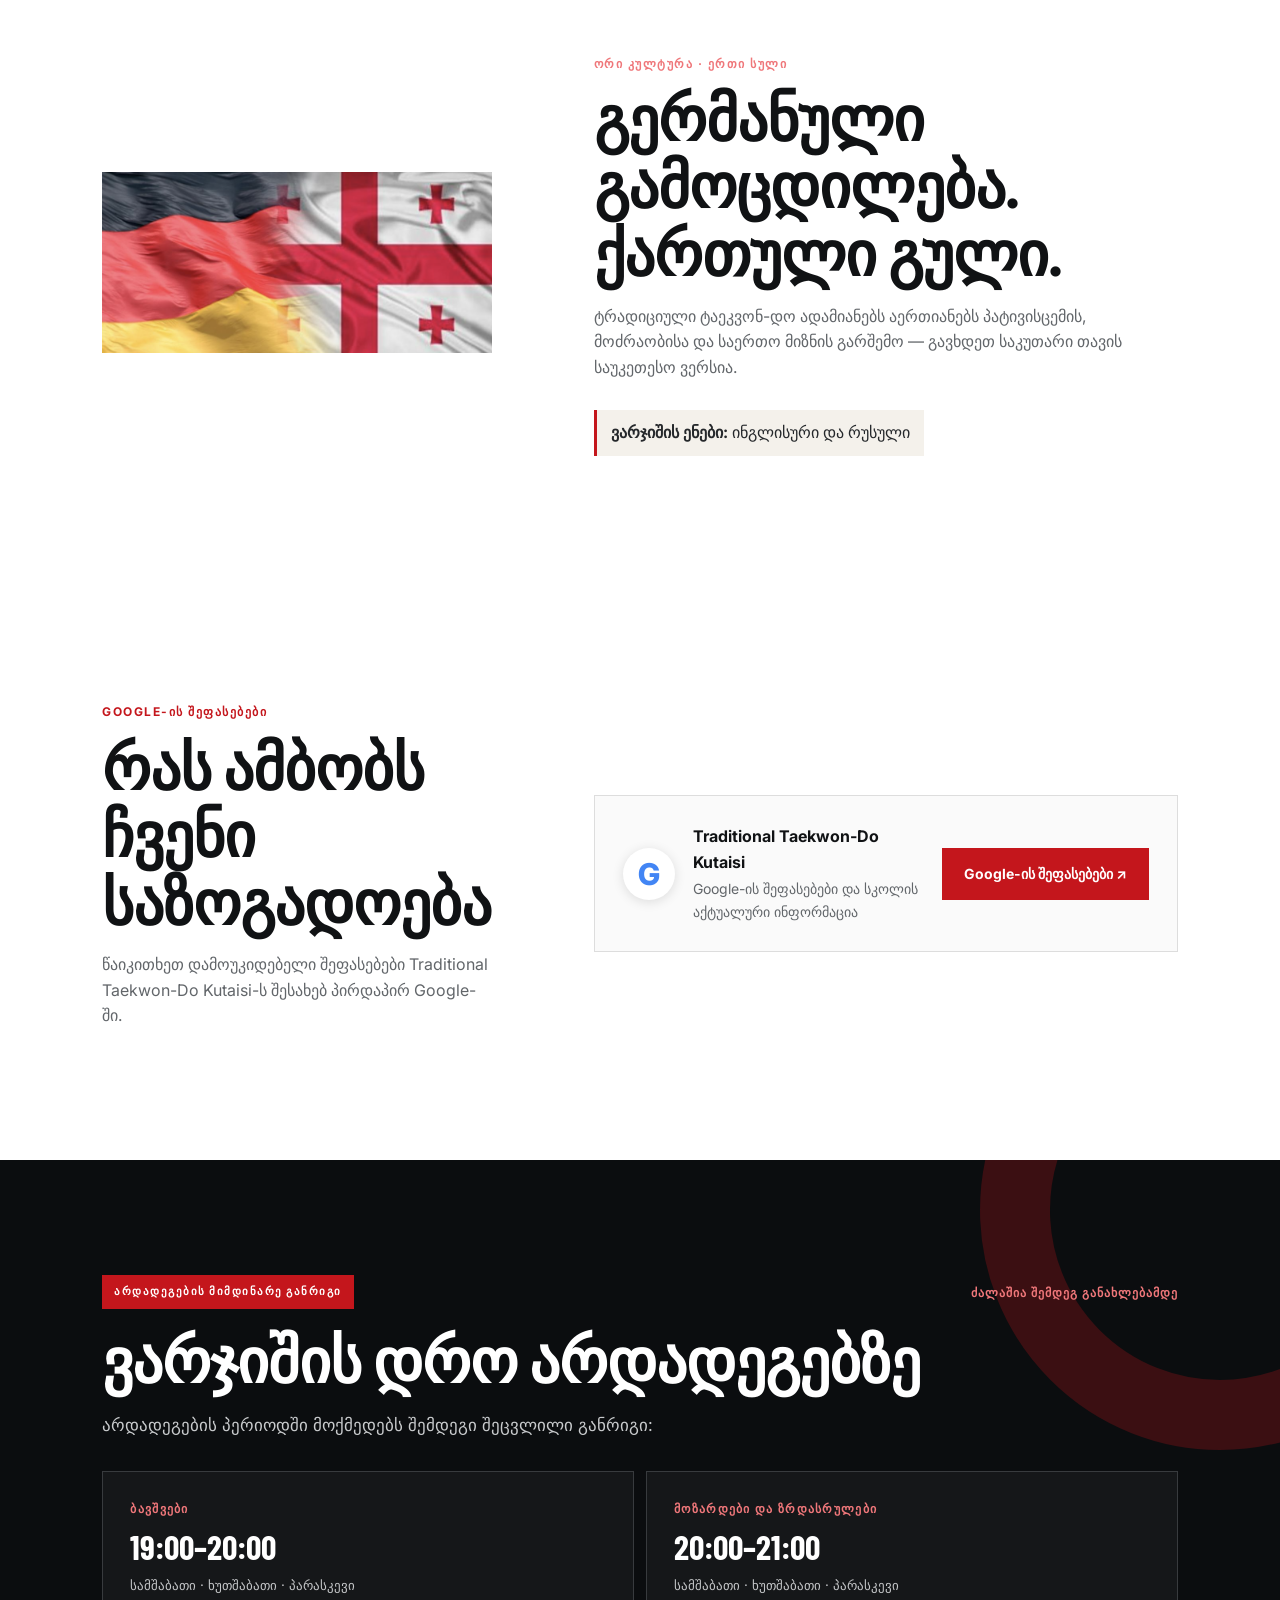
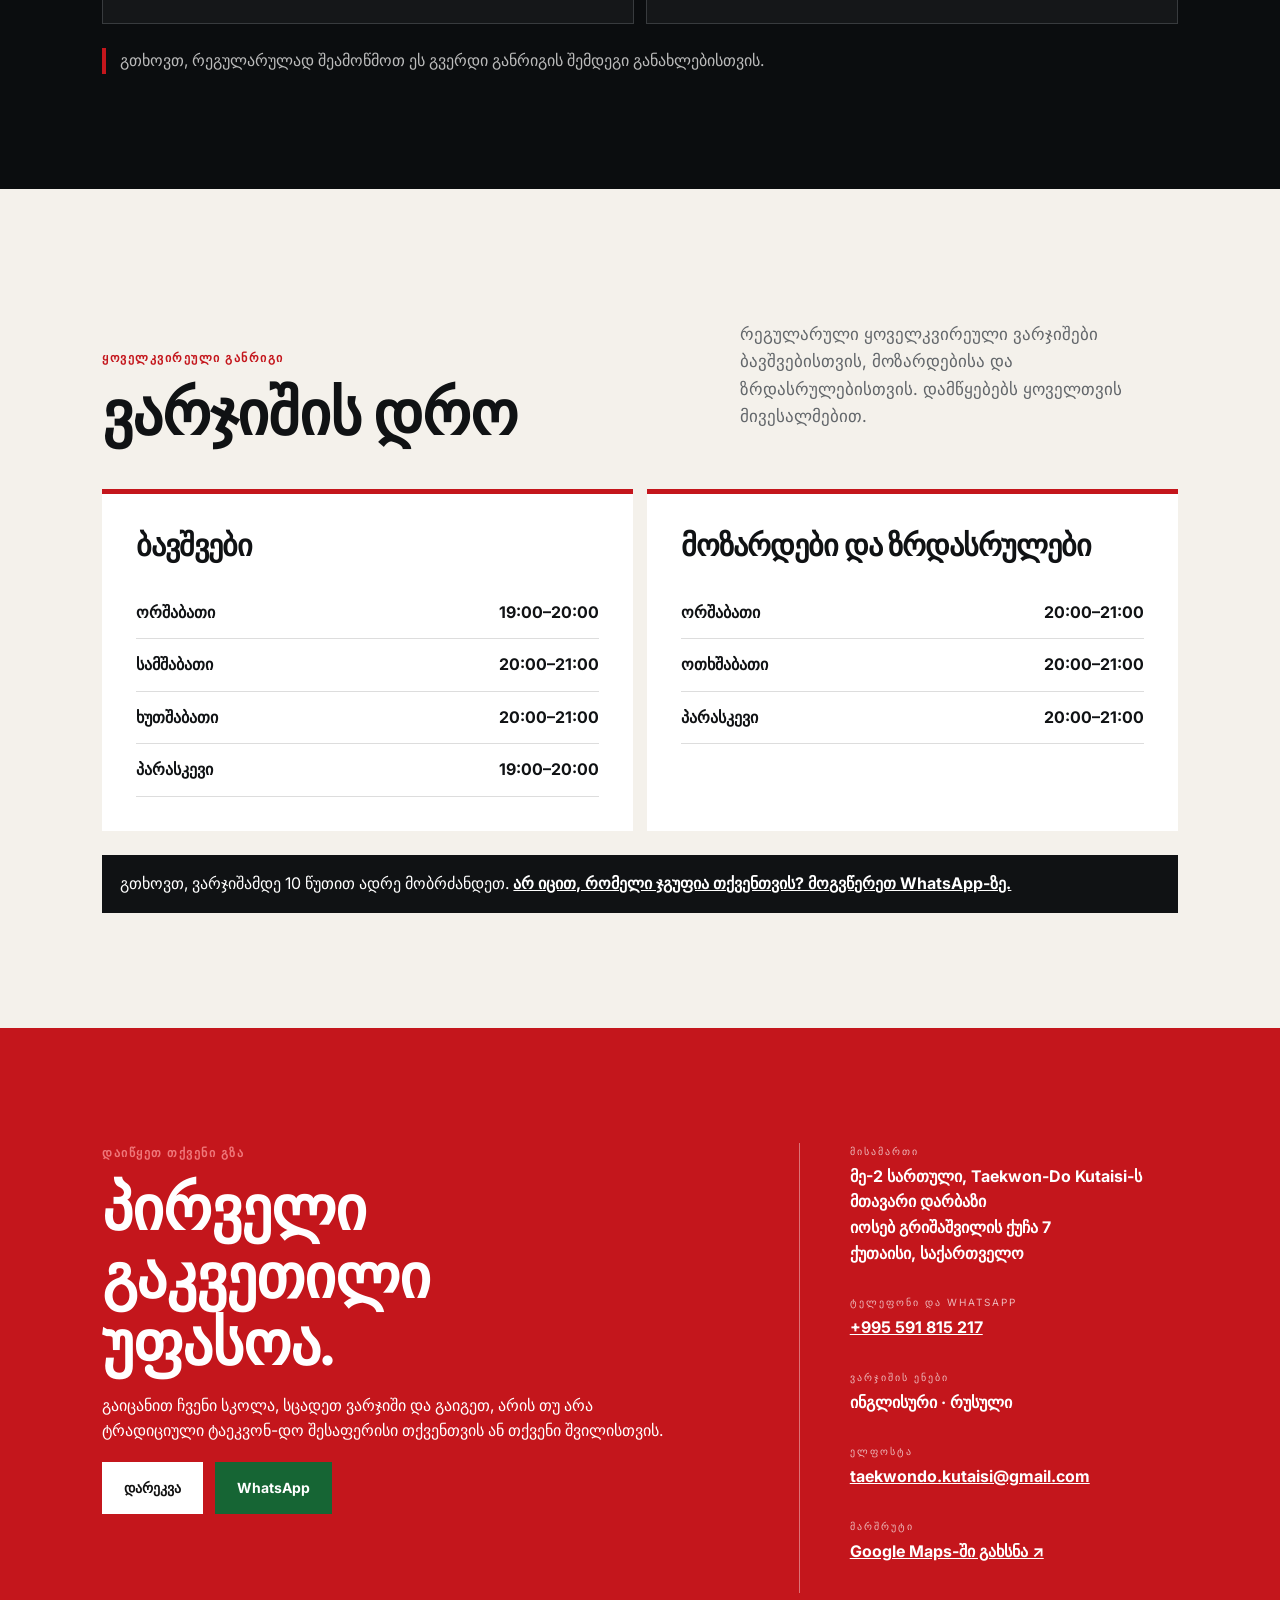
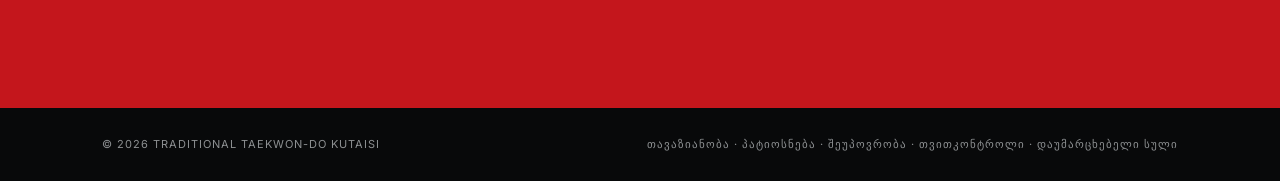
<file: ka.html>
<!doctype html>
<html lang="ka">
<head>
  <!-- Google tag (gtag.js) -->
  <script async src="https://www.googletagmanager.com/gtag/js?id=G-FHQKQ7SHHN"></script>
  <script>
    window.dataLayer = window.dataLayer || [];
    function gtag(){dataLayer.push(arguments);}
    gtag("js", new Date());
    gtag("config", "G-FHQKQ7SHHN");
  </script>
  <meta charset="utf-8">
  <meta name="viewport" content="width=device-width, initial-scale=1">
  <meta name="description" content="ტრადიციული ტაეკვონ-დო ბავშვებისთვის, მოზარდებისა და უფროსებისთვის ქუთაისში. ჩაეწერეთ უფასო საცდელ გაკვეთილზე.">
  <title>ტრადიციული ტაეკვონ-დო ქუთაისი | საბრძოლო ხელოვნების სკოლა</title>
  <link rel="preconnect" href="https://fonts.googleapis.com">
  <link rel="preconnect" href="https://fonts.gstatic.com" crossorigin>
  <link href="https://fonts.googleapis.com/css2?family=Barlow+Condensed:wght@600;700;800&family=Inter:wght@400;500;600;700&display=swap" rel="stylesheet">
  <link rel="stylesheet" href="styles.css">
</head>
<body>
  <header class="site-header">
    <a class="brand" href="#top" aria-label="ტრადიციული ტაეკვონ-დო ქუთაისის მთავარი გვერდი"><img class="brand-logo" src="logo.jpg" alt="ტრადიციული ტაეკვონ-დო ქუთაისის ლოგო"><span>Traditional Taekwon-Do <small>Kutaisi · Georgia</small></span></a>
    <button class="menu-button" aria-expanded="false" aria-controls="main-nav">მენიუ</button>
    <nav id="main-nav" aria-label="მთავარი ნავიგაცია"><a href="#training">ვარჯიში</a><a href="#about">ჩვენ შესახებ</a><a href="#gallery">გალერეა</a><a href="#contact">კონტაქტი</a><span class="language-switch" aria-label="ენა"><a href="index.html" lang="en">EN</a><i>|</i><a href="ru.html" lang="ru">RU</a><i>|</i><a class="active" href="ka.html" lang="ka" aria-current="page">KA</a></span><a class="nav-cta" href="https://wa.me/995591815217?text=გამარჯობა%2C%20მსურს%20უფასო%20საცდელ%20გაკვეთილზე%20ჩაწერა." target="_blank" rel="noopener">უფასო გაკვეთილი</a></nav>
  </header>
  <main id="top">
    <section class="hero"><img src="hero-group.jpg" alt="კაი ჰაკერი ბავშვთა ჯგუფთან ერთად ვარჯიშობს ქუთაისში" fetchpriority="high"><div class="hero-shade"></div><div class="hero-content"><p class="eyebrow">ავთენტური საბრძოლო ხელოვნება ქუთაისში</p><h1>ძალა.<br>დისციპლინა.<br>თავდაჯერებულობა.</h1><p>ტრადიციული ტაეკვონ-დო ბავშვებისთვის, მოზარდებისა და უფროსებისთვის — პატივისცემით, მკაფიო სტრუქტურითა და ინდივიდუალური ყურადღებით.</p><div class="hero-actions"><a class="button primary" href="https://wa.me/995591815217?text=გამარჯობა%2C%20მსურს%20უფასო%20საცდელ%20გაკვეთილზე%20ჩაწერა." target="_blank" rel="noopener">უფასო საცდელი გაკვეთილი</a><a class="button secondary" href="#training">გაეცანით ვარჯიშს</a></div></div><div class="hero-badge"><strong>ქუთაისი</strong><span>საქართველო</span></div></section>
    <section class="intro section"><div><p class="eyebrow dark">მეტი, ვიდრე ხელისა და ფეხის დარტყმები</p><h2>სხეულის, გონებისა და ხასიათის ვარჯიში</h2></div><p>ჩვენი სკოლა ინარჩუნებს ტრადიციული ტაეკვონ-დოს ღირებულებებს: თავაზიანობას, პატიოსნებას, შეუპოვრობას, თვითკონტროლსა და დაუმარცხებელ სულს. ვმასპინძლობთ ნებისმიერი ასაკისა და მომზადების დონის დამწყებებს.</p></section>
    <section class="programs section" id="training"><article class="program-card kids"><span>01</span><h3>ბავშვები</h3><p>კოორდინაცია, ყურადღება, თავდაჯერებულობა და პატივისცემით ქცევა უსაფრთხო და მხარდამჭერ გარემოში.</p></article><article class="program-card teens"><span>02</span><h3>მოზარდები</h3><p>ფიზიკური მომზადება, დისციპლინა და პრაქტიკული უნარები, რომლებიც აძლიერებს ხასიათს დოჯანგშიც და მის გარეთაც.</p></article><article class="program-card adults"><span>03</span><h3>უფროსები</h3><p>მთელი სხეულის ეფექტური ვარჯიში, ტრადიციული ტექნიკა, სტრესის შემცირება და მუდმივი პიროვნული წინსვლა.</p></article></section>
    <section class="split section" id="about"><div class="split-image"><img src="master-punch.jpg" alt="ინსტრუქტორი კაი ჰაკერი დარტყმას აჩვენებს"></div><div class="split-copy"><p class="eyebrow dark">თქვენი ინსტრუქტორი</p><h2>კაი ჰაკერი</h2><p class="lead">გამოცდილება, ტრადიცია და თითოეული მოსწავლის განვითარების გულწრფელი სურვილი.</p><p>კაი ტრადიციულ ტაეკვონ-დოს ასწავლის სწორი ტექნიკის, ინდივიდუალური განვითარებისა და იმ ღირებულებების განსაკუთრებული მნიშვნელობით, რომლებიც საბრძოლო ხელოვნებას აზრს სძენს. თითოეული გაკვეთილი აერთიანებს გამოწვევასა და მხარდაჭერას.</p><div class="lineage"><img src="grandmaster-kwon.jpeg" alt="გრანდმასტერი კვონ ჯე-ჰვა"><div><strong>ტრადიციაზე დაფუძნებული</strong><p>გრანდმასტერ კვონ ჯე-ჰვას სწავლებითა და მემკვიდრეობით შთაგონებული.</p></div></div></div></section>
    <section class="anniversary"><img src="tkd-60.jpg" alt="ტაეკვონ-დოს 60 წელი ევროპაში"><div><p class="eyebrow">ცოცხალი ევროპული ტრადიცია</p><h2>ტაეკვონ-დოს 60 წელი ევროპაში</h2><p>პატივს მივაგებთ ფესვებს, ღირებულებებსა და თაობებს, რომლებიც დღემდე აყალიბებენ ტრადიციულ ტაეკვონ-დოს.</p></div></section>
    <section class="values section"><p class="eyebrow">რატომ უნდა ივარჯიშოთ ჩვენთან?</p><h2>ადგილი, სადაც ერთად ვძლიერდებით.</h2><div class="value-grid"><div><strong>პირადი ყურადღება</strong><p>გასაგები ინსტრუქცია და ყურადღება თითოეულ მოსწავლეს.</p></div><div><strong>ყველა დონისთვის</strong><p>საბრძოლო ხელოვნებაში წინასწარი გამოცდილება საჭირო არ არის.</p></div><div><strong>ავთენტური ტრადიცია</strong><p>ტექნიკა და ღირებულებები ისწავლება, როგორც ერთი სრულყოფილი გზა.</p></div><div><strong>მხარდამჭერი საზოგადოება</strong><p>ივარჯიშეთ პატივისცემით, მხარდაჭერითა და საერთო მიზნით.</p></div></div></section>
    <section class="gallery section" id="gallery"><div class="section-heading"><div><p class="eyebrow dark">ჩვენს დოჯანგში</p><h2>ვარჯიშის მომენტები</h2></div><p>ნამდვილი მოსწავლეები, რეალური პროგრესი და ტრადიციული ტაეკვონ-დოსადმი საერთო სიყვარული.</p></div><div class="gallery-grid"><figure class="wide"><img src="first-group.jpg" alt="კაი ჰაკერი პირველ მოსწავლეთა ჯგუფთან ერთად ქუთაისში"><figcaption>ჩვენი პირველი ჯგუფი · საერთო გზა</figcaption></figure><figure><img src="master-kick.jpg" alt="კაი ჰაკერი მაღალ ფეხის დარტყმას აჩვენებს"><figcaption>ტექნიკა და კონტროლი</figcaption></figure><figure><img src="self-defence.jpg" alt="ტრადიციული ტაეკვონ-დოს თავდაცვის ვარჯიში"><figcaption>პრაქტიკული თავდაცვა</figcaption></figure><figure><img src="opening-germany.jpg" alt="ტაეკვონ-დოს სკოლის გახსნა გერმანიაში"><figcaption>გამოცდილება და ტრადიცია</figcaption></figure><figure class="wide"><img src="breaking-master.jpg" alt="ფიცრების დამტვრევის დემონსტრაცია"><figcaption>ძალა და სიზუსტე</figcaption></figure><figure class="wide"><img src="warmup-training.jpg" alt="მოსწავლეები ერთად ხურდებიან ქუთაისის დოჯანგში"><figcaption>გახურება · ძლიერი საფუძველი</figcaption></figure><figure class="wide"><img src="partner-training.jpg" alt="ორი ბავშვი წყვილში ტექნიკას ვარჯიშობს"><figcaption>წყვილში ვარჯიში · ერთად განვითარება</figcaption></figure><figure class="wide"><img src="instructor-demo.jpg" alt="კაი ჰაკერი კონტროლირებულ ფეხის დარტყმას აჩვენებს"><figcaption>სწავლა დემონსტრაციით</figcaption></figure><figure class="wide"><img src="group-kicks.jpg" alt="მოსწავლეები ერთად გვერდით დარტყმებს ვარჯიშობენ"><figcaption>ყურადღება · ბალანსი · ერთიანობა</figcaption></figure><figure><img src="student-focus.jpg" alt="ახალგაზრდა მოსწავლე კონცენტრირებულ ტექნიკას ასრულებს"><figcaption>კონცენტრაცია და სული</figcaption></figure><figure><img src="korea-breaking.jpg" alt="ტრადიციული დამტვრევის ტექნიკა კორეაში"><figcaption>ტრადიცია კორეაში</figcaption></figure></div></section>
    <section class="connection section"><img src="germany-georgia.png" alt="გერმანიისა და საქართველოს დროშები"><div><p class="eyebrow">ორი კულტურა · ერთი სული</p><h2>გერმანული გამოცდილება. ქართული გული.</h2><p>ტრადიციული ტაეკვონ-დო ადამიანებს აერთიანებს პატივისცემის, მოძრაობისა და საერთო მიზნის გარშემო — გავხდეთ საკუთარი თავის საუკეთესო ვერსია.</p><p class="language-note"><strong>ვარჯიშის ენები:</strong> ინგლისური და რუსული</p></div></section>
    <section class="reviews section" aria-labelledby="reviews-title"><div><p class="eyebrow dark">Google-ის შეფასებები</p><h2 id="reviews-title">რას ამბობს ჩვენი საზოგადოება</h2><p>წაიკითხეთ დამოუკიდებელი შეფასებები Traditional Taekwon-Do Kutaisi-ს შესახებ პირდაპირ Google-ში.</p></div><div class="review-panel"><div class="google-mark" aria-hidden="true">G</div><div><strong>Traditional Taekwon-Do Kutaisi</strong><p>Google-ის შეფასებები და სკოლის აქტუალური ინფორმაცია</p></div><a class="button primary" href="https://www.google.com/maps/place/Traditional+Taekwon-Do+Kutaisi/@42.2688433,42.6985939,17z/data=!3m1!4b1!4m6!3m5!1s0x405c8deb9e4c7e11:0xdcb3372840cf3bf1!8m2!3d42.2688394!4d42.7011688!16s%2Fg%2F11wq8zc5zn?entry=ttu" target="_blank" rel="noopener">Google-ის შეფასებები ↗</a></div></section>
    <section class="contact section" id="contact"><div><p class="eyebrow">დაიწყეთ თქვენი გზა</p><h2>პირველი გაკვეთილი უფასოა.</h2><p>გაიცანით ჩვენი სკოლა, სცადეთ ვარჯიში და გაიგეთ, არის თუ არა ტრადიციული ტაეკვონ-დო შესაფერისი თქვენთვის ან თქვენი შვილისთვის.</p><div class="contact-actions"><a class="button light" href="tel:+995591815217">დარეკვა</a><a class="button whatsapp" href="https://wa.me/995591815217?text=გამარჯობა%2C%20მსურს%20უფასო%20საცდელ%20გაკვეთილზე%20ჩაწერა." target="_blank" rel="noopener">WhatsApp</a></div></div><address><div><span>მისამართი</span><strong>მე-2 სართული, Taekwon-Do Kutaisi-ს მთავარი დარბაზი<br>იოსებ გრიშაშვილის ქუჩა 7<br>ქუთაისი, საქართველო</strong></div><div><span>ტელეფონი და WhatsApp</span><a href="tel:+995591815217">+995 591 815 217</a></div><div><span>ვარჯიშის ენები</span><strong>ინგლისური · რუსული</strong></div><div><span>ელფოსტა</span><a href="mailto:taekwondo.kutaisi@gmail.com">taekwondo.kutaisi@gmail.com</a></div><div><span>მარშრუტი</span><a href="https://www.google.com/maps/place/Traditional+Taekwon-Do+Kutaisi/@42.2688433,42.6985939,17z/data=!3m1!4b1!4m6!3m5!1s0x405c8deb9e4c7e11:0xdcb3372840cf3bf1!8m2!3d42.2688394!4d42.7011688!16s%2Fg%2F11wq8zc5zn?entry=ttu" target="_blank" rel="noopener">Google Maps-ში გახსნა ↗</a></div></address></section>
  </main>
  <footer><span>© <span id="year"></span> Traditional Taekwon-Do Kutaisi</span><span>თავაზიანობა · პატიოსნება · შეუპოვრობა · თვითკონტროლი · დაუმარცხებელი სული</span></footer>
  <script src="script.js"></script>
</body>
</html>
</file>
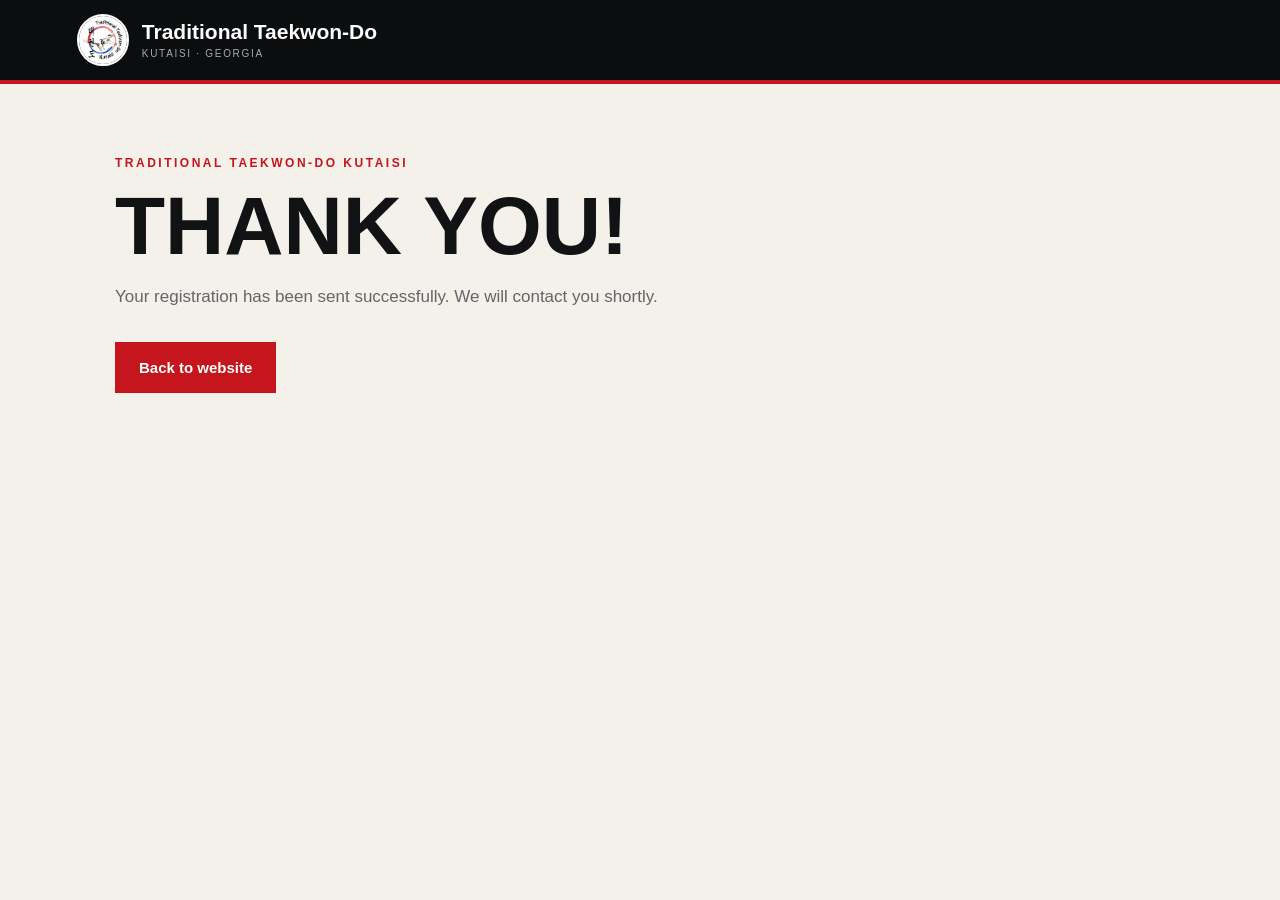
<file: registration-success.html>
<!doctype html><html lang="en"><head><meta charset="utf-8"><meta name="viewport" content="width=device-width,initial-scale=1"><title>Registration received | Traditional Taekwon-Do Kutaisi</title><link rel="stylesheet" href="registration.css"></head><body><header class="form-header"><a class="brand" href="index.html"><img src="logo.jpg" alt="Logo"><span>Traditional Taekwon-Do<small>Kutaisi · Georgia</small></span></a></header><main><section class="form-hero" id="success"><p class="eyebrow">Traditional Taekwon-Do Kutaisi</p><h1>Thank you!</h1><p>Your registration has been sent successfully. We will contact you shortly.</p><a class="submit" style="display:inline-block;text-decoration:none" href="index.html">Back to website</a></section></main><script>const l=new URLSearchParams(location.search).get('lang')||'en';document.documentElement.lang=l;const t={en:['Thank you!','Your registration has been sent successfully. We will contact you shortly.','Back to website'],ru:['Спасибо!','Ваша регистрация успешно отправлена. Мы свяжемся с вами в ближайшее время.','Вернуться на сайт'],ka:['გმადლობთ!','თქვენი რეგისტრაცია წარმატებით გაიგზავნა. მალე დაგიკავშირდებით.','ვებგვერდზე დაბრუნება']}[l]||null;if(t){document.querySelector('h1').textContent=t[0];document.querySelector('#success>p:not(.eyebrow)').textContent=t[1];document.querySelector('a.submit').textContent=t[2];document.querySelector('a.submit').href=l==='en'?'index.html':l+'.html'}</script></body></html>
</file>
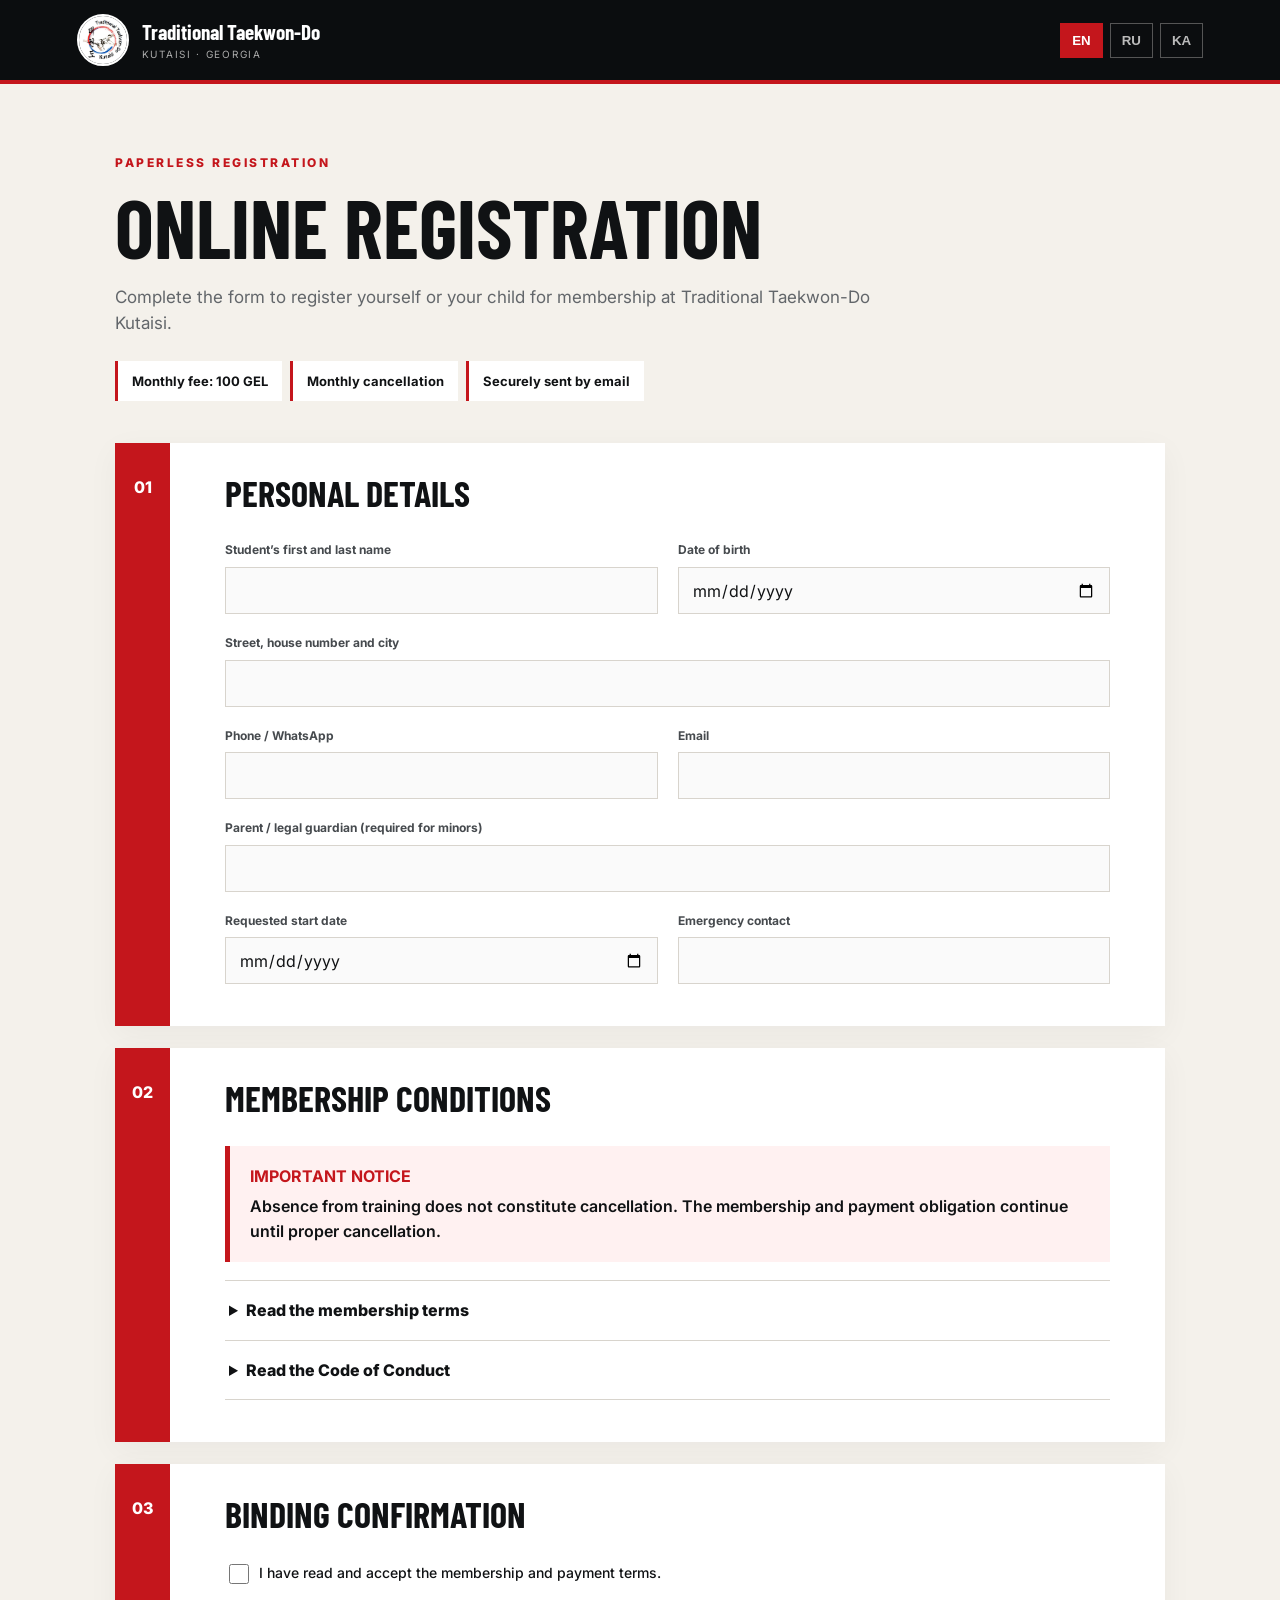
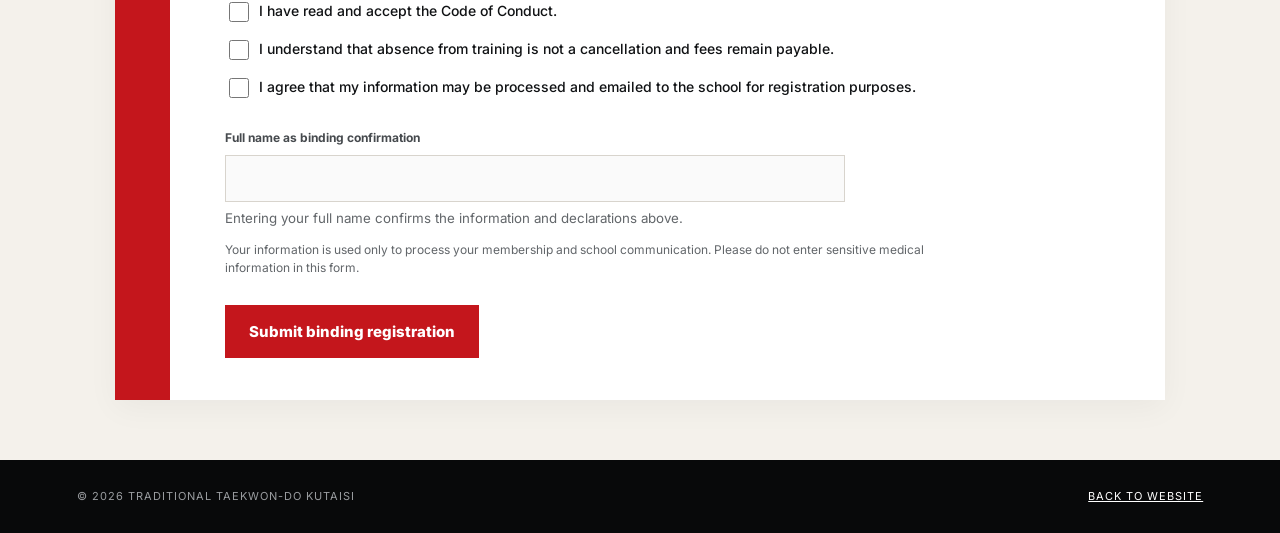
<file: registration.html>
<!doctype html>
<html lang="en">
<head>
  <meta charset="utf-8">
  <meta name="viewport" content="width=device-width,initial-scale=1">
  <meta name="description" content="Online registration for Traditional Taekwon-Do Kutaisi.">
  <title>Online Registration | Traditional Taekwon-Do Kutaisi</title>
  <link rel="preconnect" href="https://fonts.googleapis.com">
  <link rel="preconnect" href="https://fonts.gstatic.com" crossorigin>
  <link href="https://fonts.googleapis.com/css2?family=Barlow+Condensed:wght@600;700;800&family=Inter:wght@400;500;600;700&display=swap" rel="stylesheet">
  <link rel="stylesheet" href="registration.css">
</head>
<body>
  <header class="form-header">
    <a class="brand" href="index.html"><img src="logo.jpg" alt="Traditional Taekwon-Do Kutaisi"><span>Traditional Taekwon-Do<small>Kutaisi · Georgia</small></span></a>
    <div class="languages" aria-label="Language"><button type="button" data-lang="en">EN</button><button type="button" data-lang="ru">RU</button><button type="button" data-lang="ka">KA</button></div>
  </header>
  <main>
    <section class="form-hero"><p class="eyebrow" data-t="kicker"></p><h1 data-t="title"></h1><p data-t="intro"></p><div class="facts"><span data-t="fee"></span><span data-t="cancel"></span><span data-t="paperless"></span></div></section>
    <form id="registration-form" action="https://formsubmit.co/taekwondo.kutaisi@gmail.com" method="POST">
      <input type="hidden" name="_subject" id="subject">
      <input type="hidden" name="_template" value="table">
      <input type="hidden" name="_next" id="next-page">
      <input type="hidden" name="_autoresponse" id="autoresponse">
      <input type="hidden" name="Form language" id="form-language" value="English">
      <input class="honey" type="text" name="_honey" tabindex="-1" autocomplete="off">

      <section class="form-card"><div class="step">01</div><div class="card-content"><h2 data-t="personal"></h2><div class="grid">
        <label><span data-t="student"></span><input name="Student name" required autocomplete="name"></label>
        <label><span data-t="birth"></span><input id="birth-date" type="date" name="Date of birth" required></label>
        <label class="full"><span data-t="address"></span><input name="Address" required autocomplete="street-address"></label>
        <label><span data-t="phone"></span><input type="tel" name="Phone or WhatsApp" required autocomplete="tel"></label>
        <label><span data-t="email"></span><input type="email" name="email" required autocomplete="email"></label>
        <label class="full"><span data-t="guardian"></span><input id="guardian" name="Parent or legal guardian"></label>
        <label><span data-t="start"></span><input type="date" name="Requested start date" required></label>
        <label><span data-t="emergency"></span><input type="tel" name="Emergency contact" required></label>
      </div></div></section>

      <section class="form-card"><div class="step">02</div><div class="card-content"><h2 data-t="membership"></h2><div class="important"><strong data-t="important"></strong><p data-t="absenceWarning"></p></div>
        <details><summary data-t="termsTitle"></summary><div class="terms" data-html="terms"></div></details>
        <details><summary data-t="codeTitle"></summary><div class="terms" data-html="code"></div></details>
      </div></section>

      <section class="form-card"><div class="step">03</div><div class="card-content"><h2 data-t="confirmation"></h2>
        <div class="checks">
          <label><input type="checkbox" name="Membership terms accepted" value="Yes" required><span data-t="acceptTerms"></span></label>
          <label><input type="checkbox" name="Code of conduct accepted" value="Yes" required><span data-t="acceptCode"></span></label>
          <label><input type="checkbox" name="Absence rule acknowledged" value="Yes" required><span data-t="acceptAbsence"></span></label>
          <label><input type="checkbox" name="Data processing consent" value="Yes" required><span data-t="acceptPrivacy"></span></label>
        </div>
        <label class="signature"><span data-t="signature"></span><input name="Binding confirmation name" required autocomplete="name"><small data-t="signatureHint"></small></label>
        <p class="privacy-note" data-t="privacyNote"></p>
        <button class="submit" type="submit" data-t="submit"></button>
      </div></section>
    </form>
  </main>
  <footer><span>© <span id="year"></span> Traditional Taekwon-Do Kutaisi</span><a href="index.html" data-t="back"></a></footer>
  <script src="registration.js"></script>
</body>
</html>
</file>
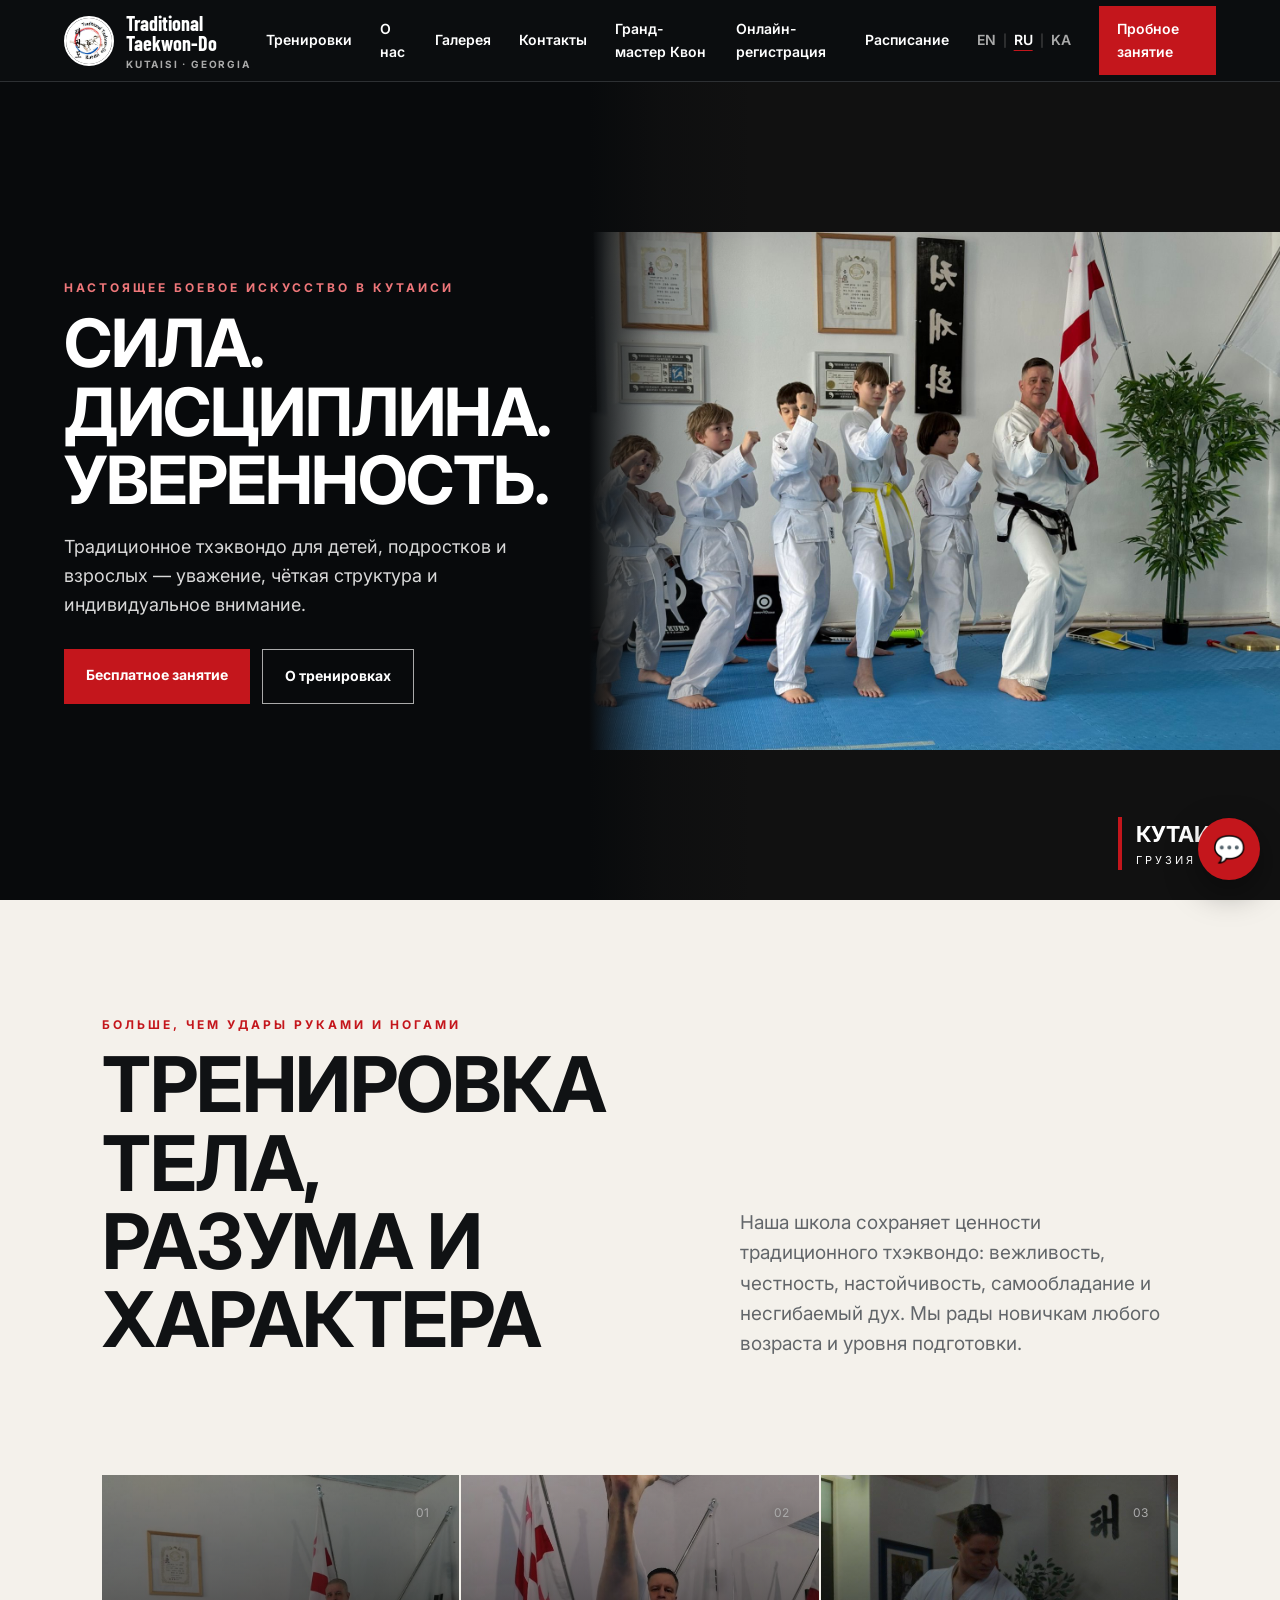
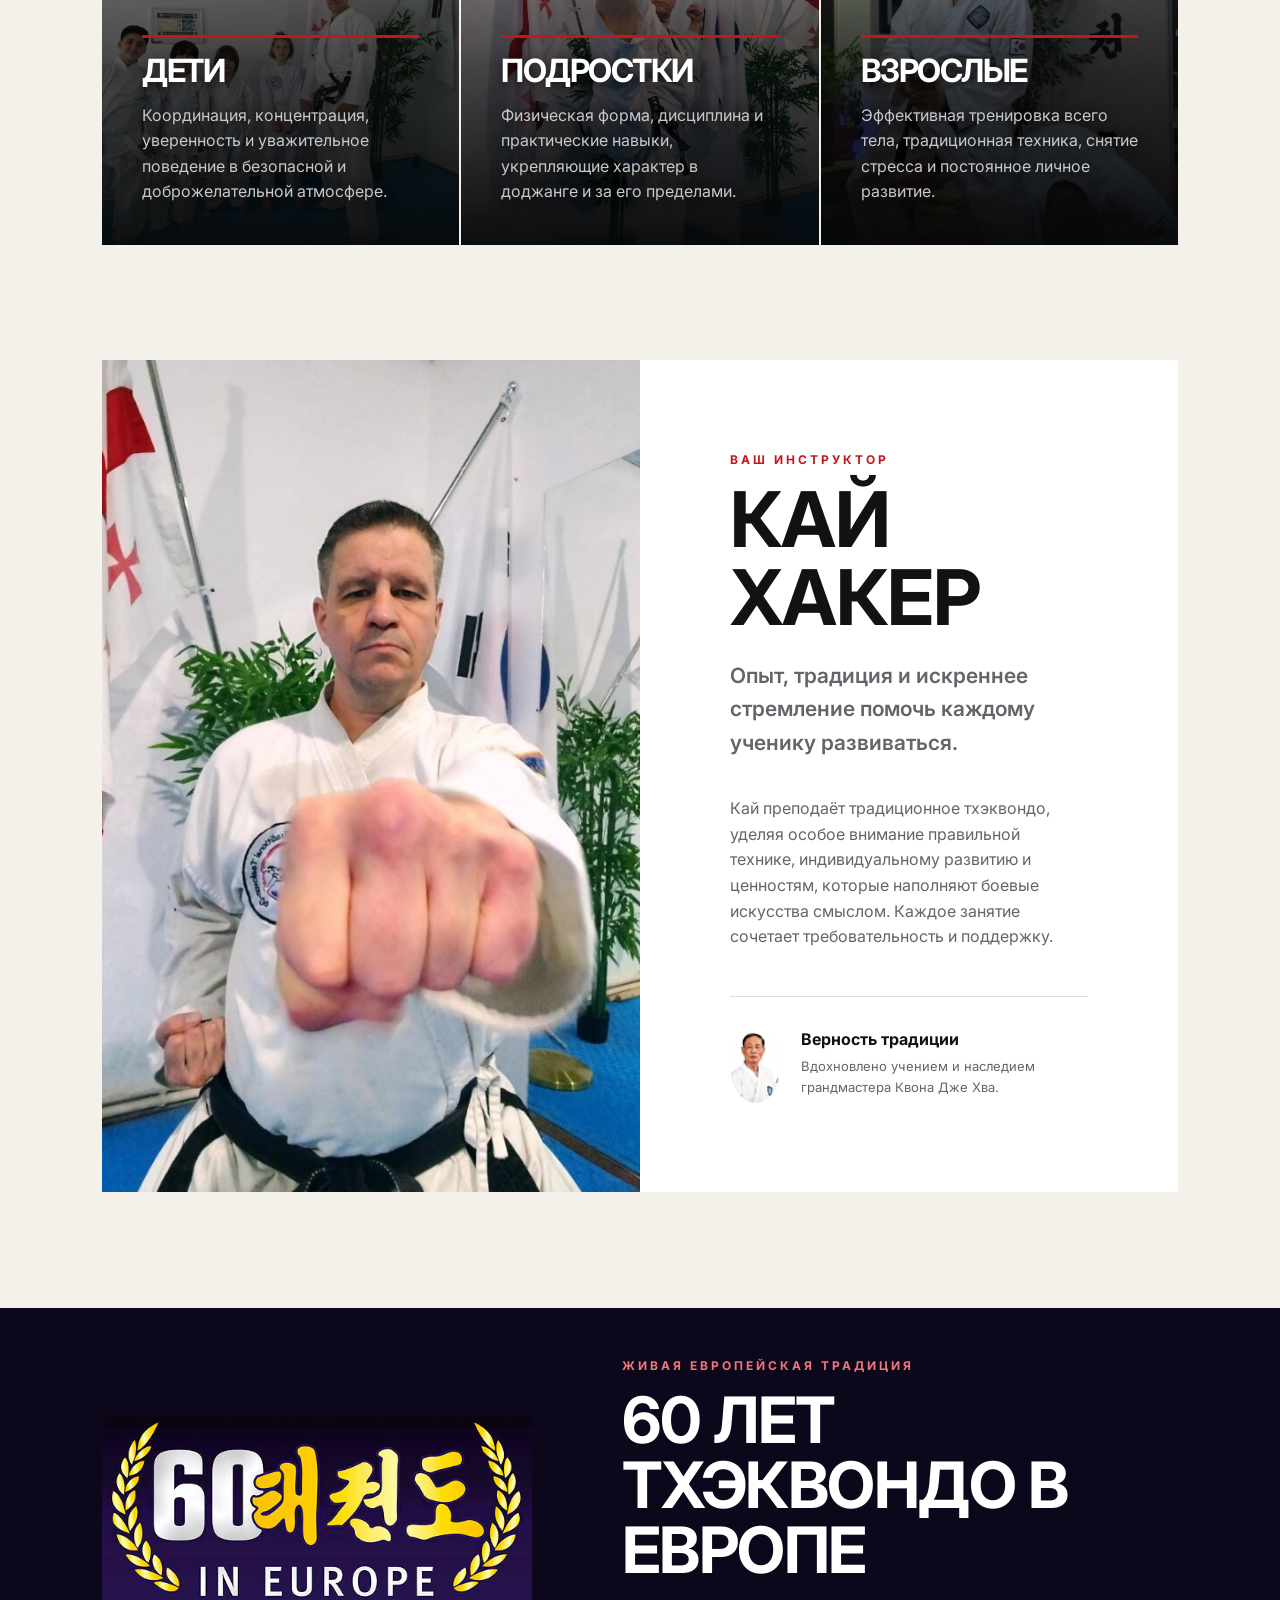
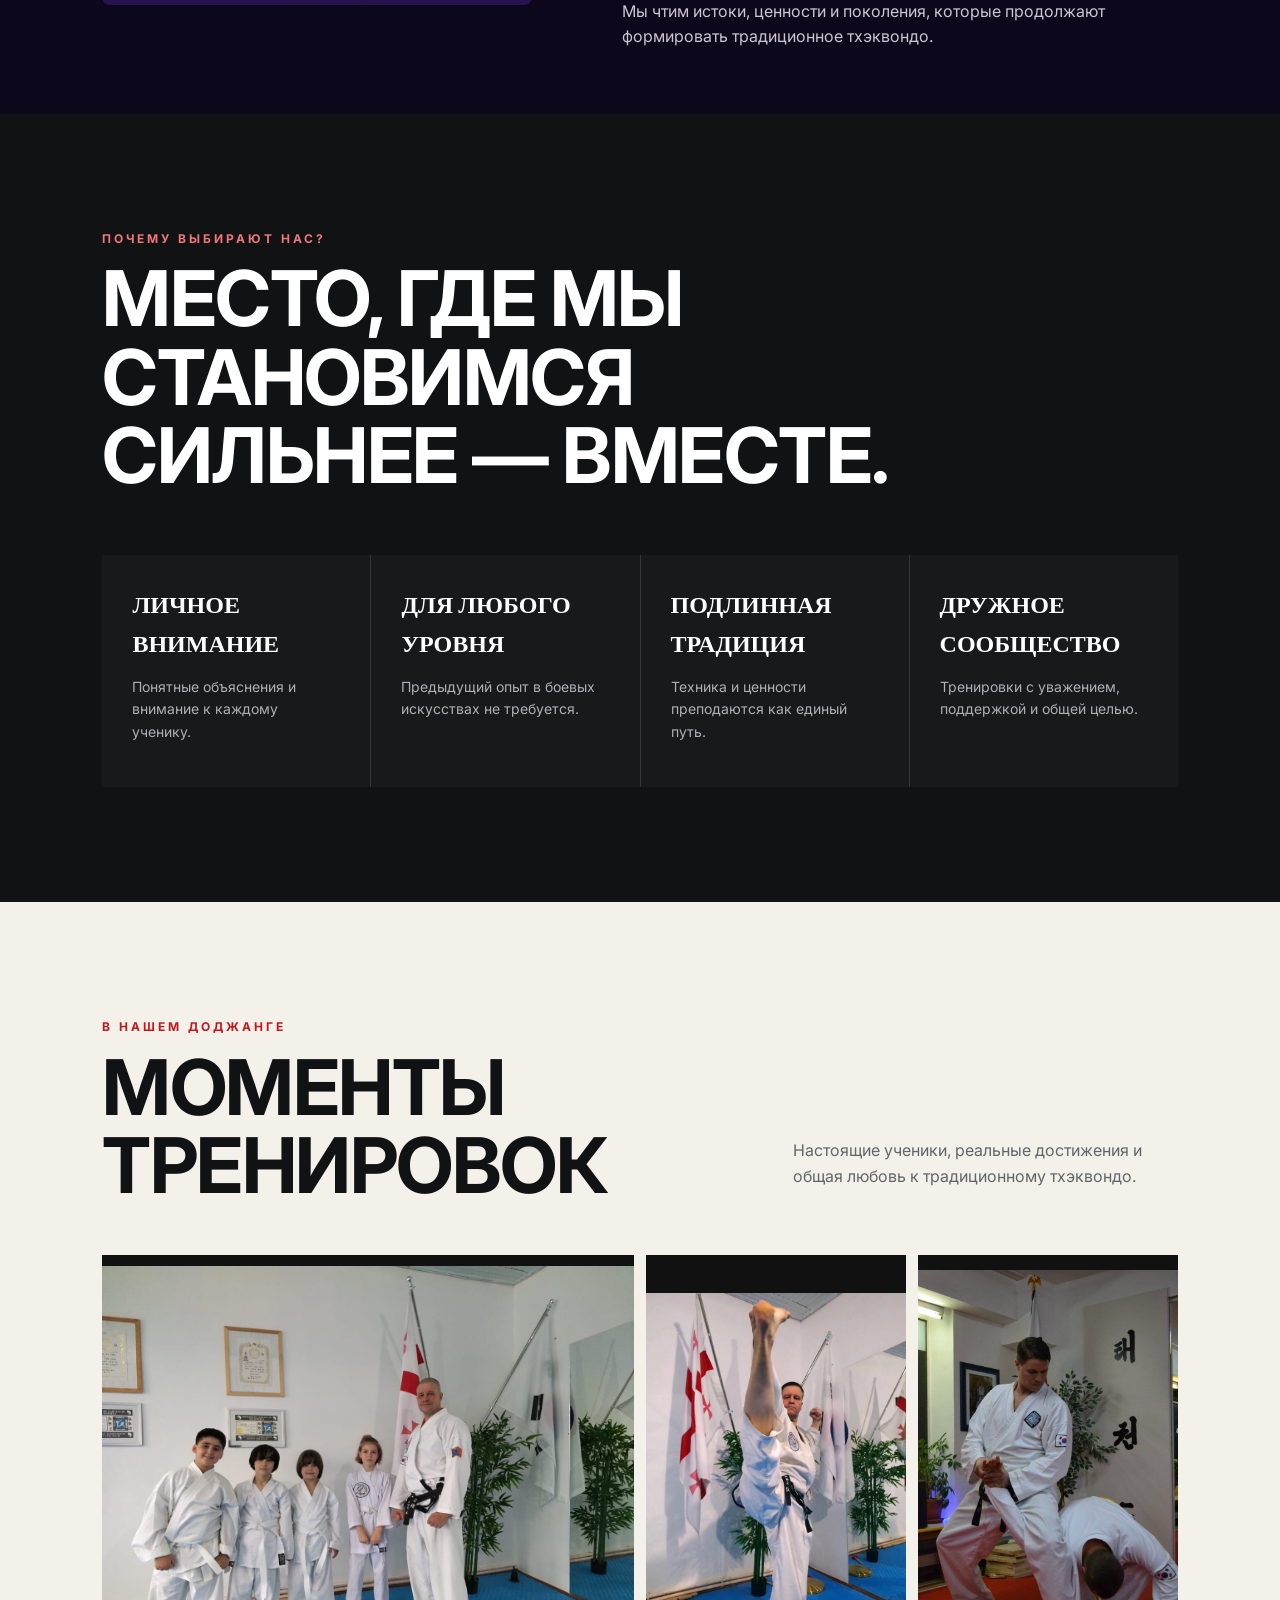
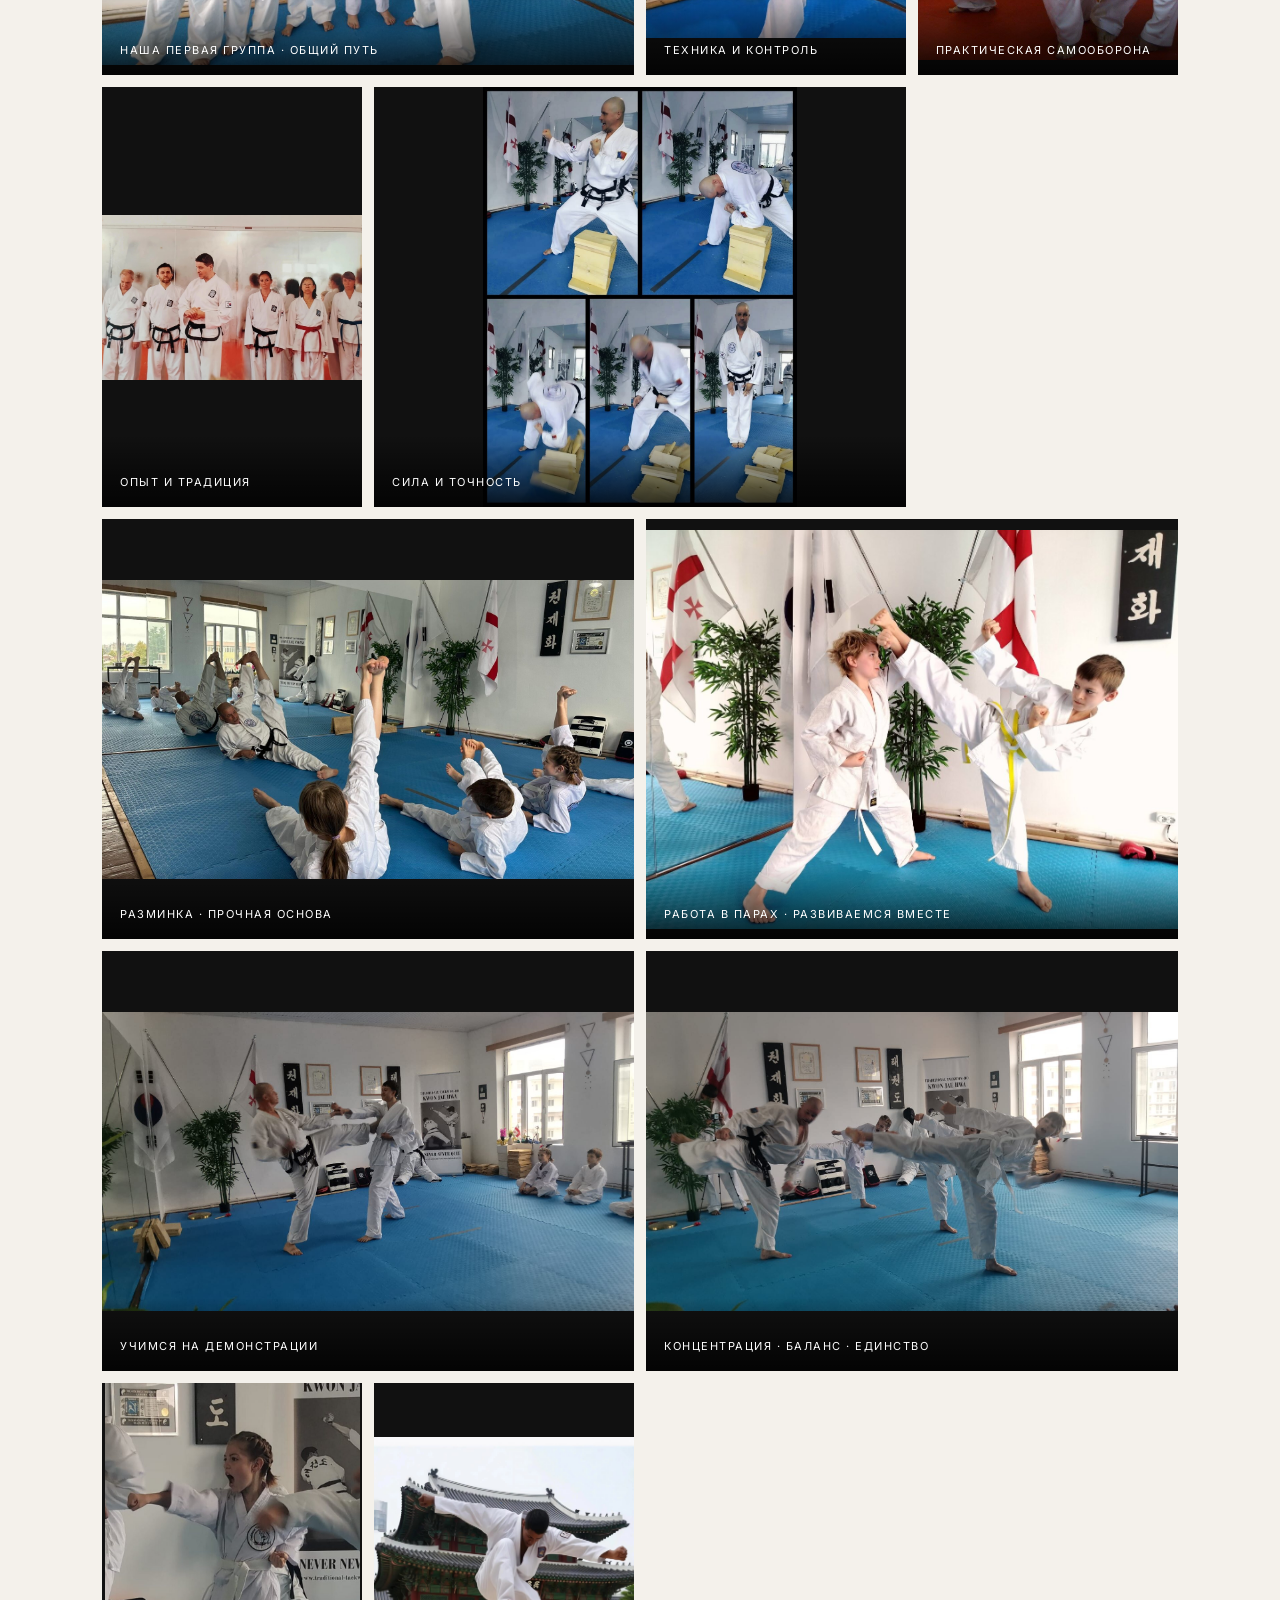
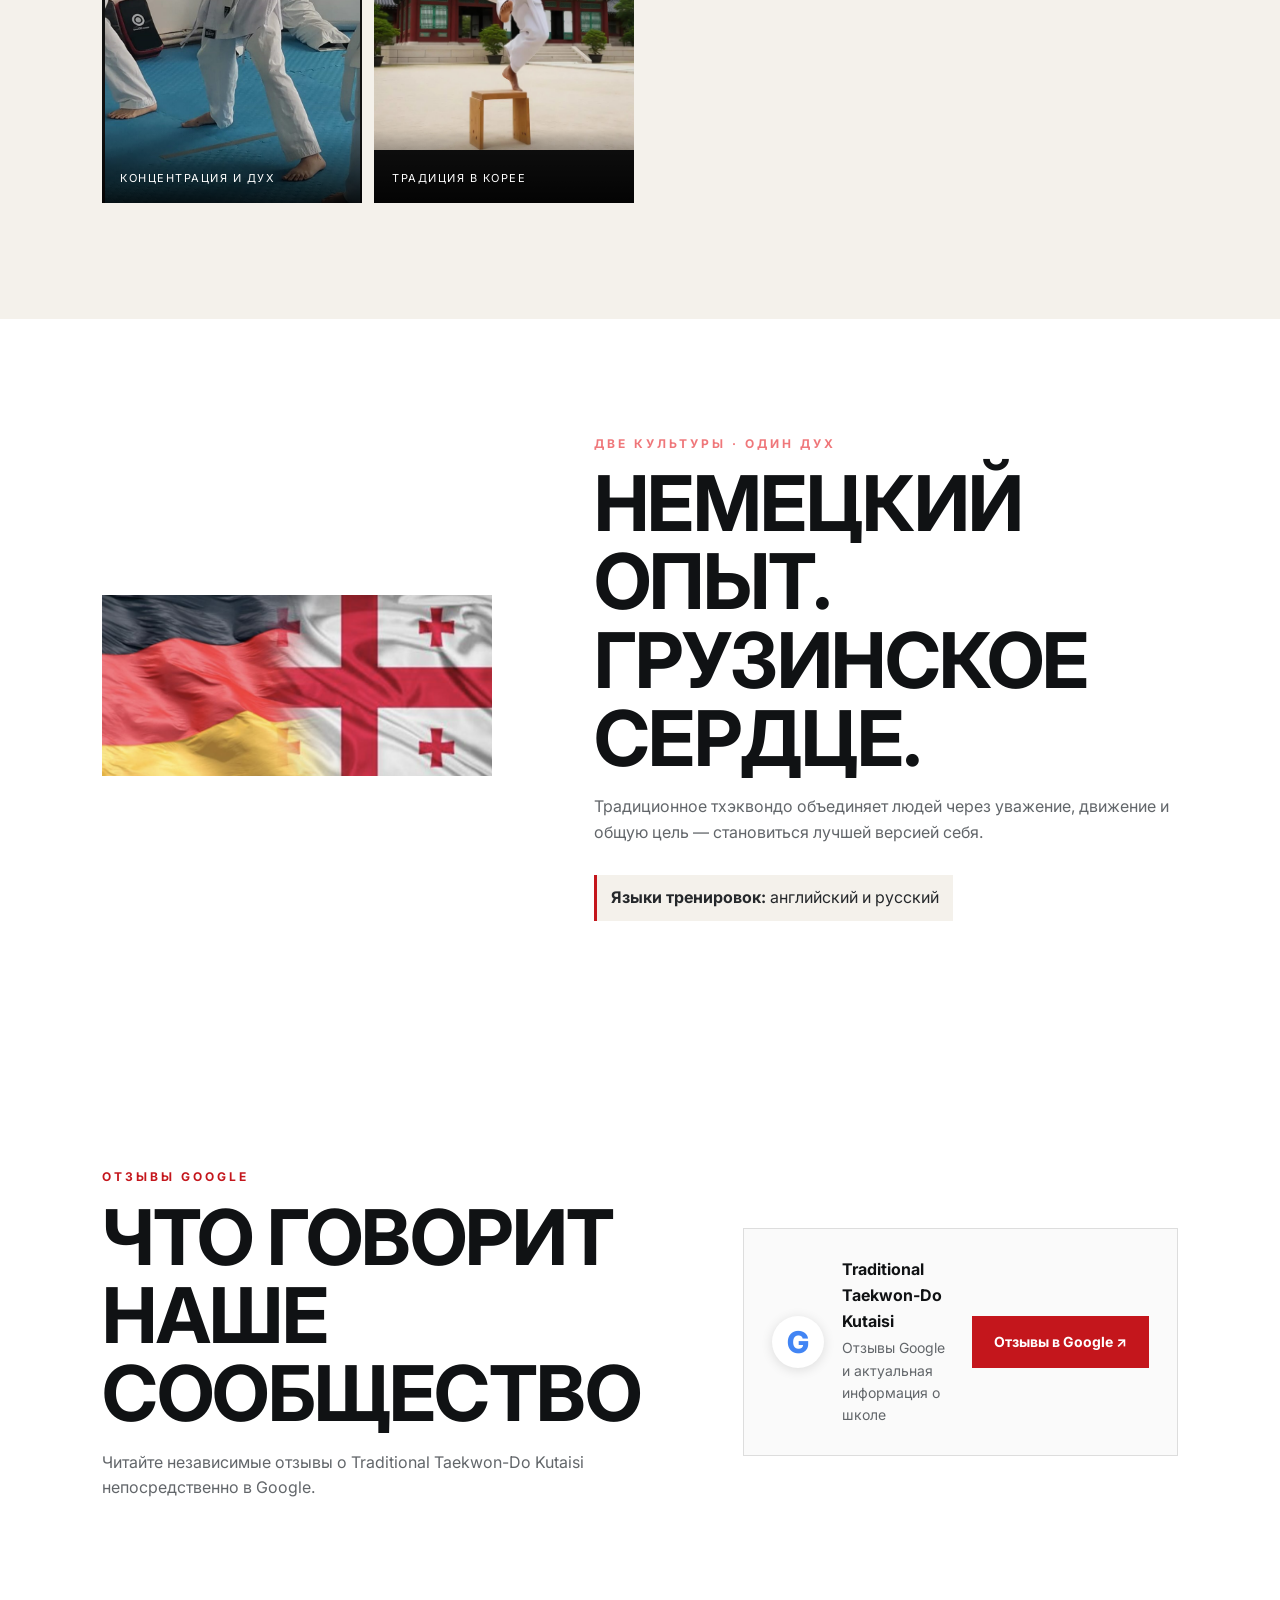
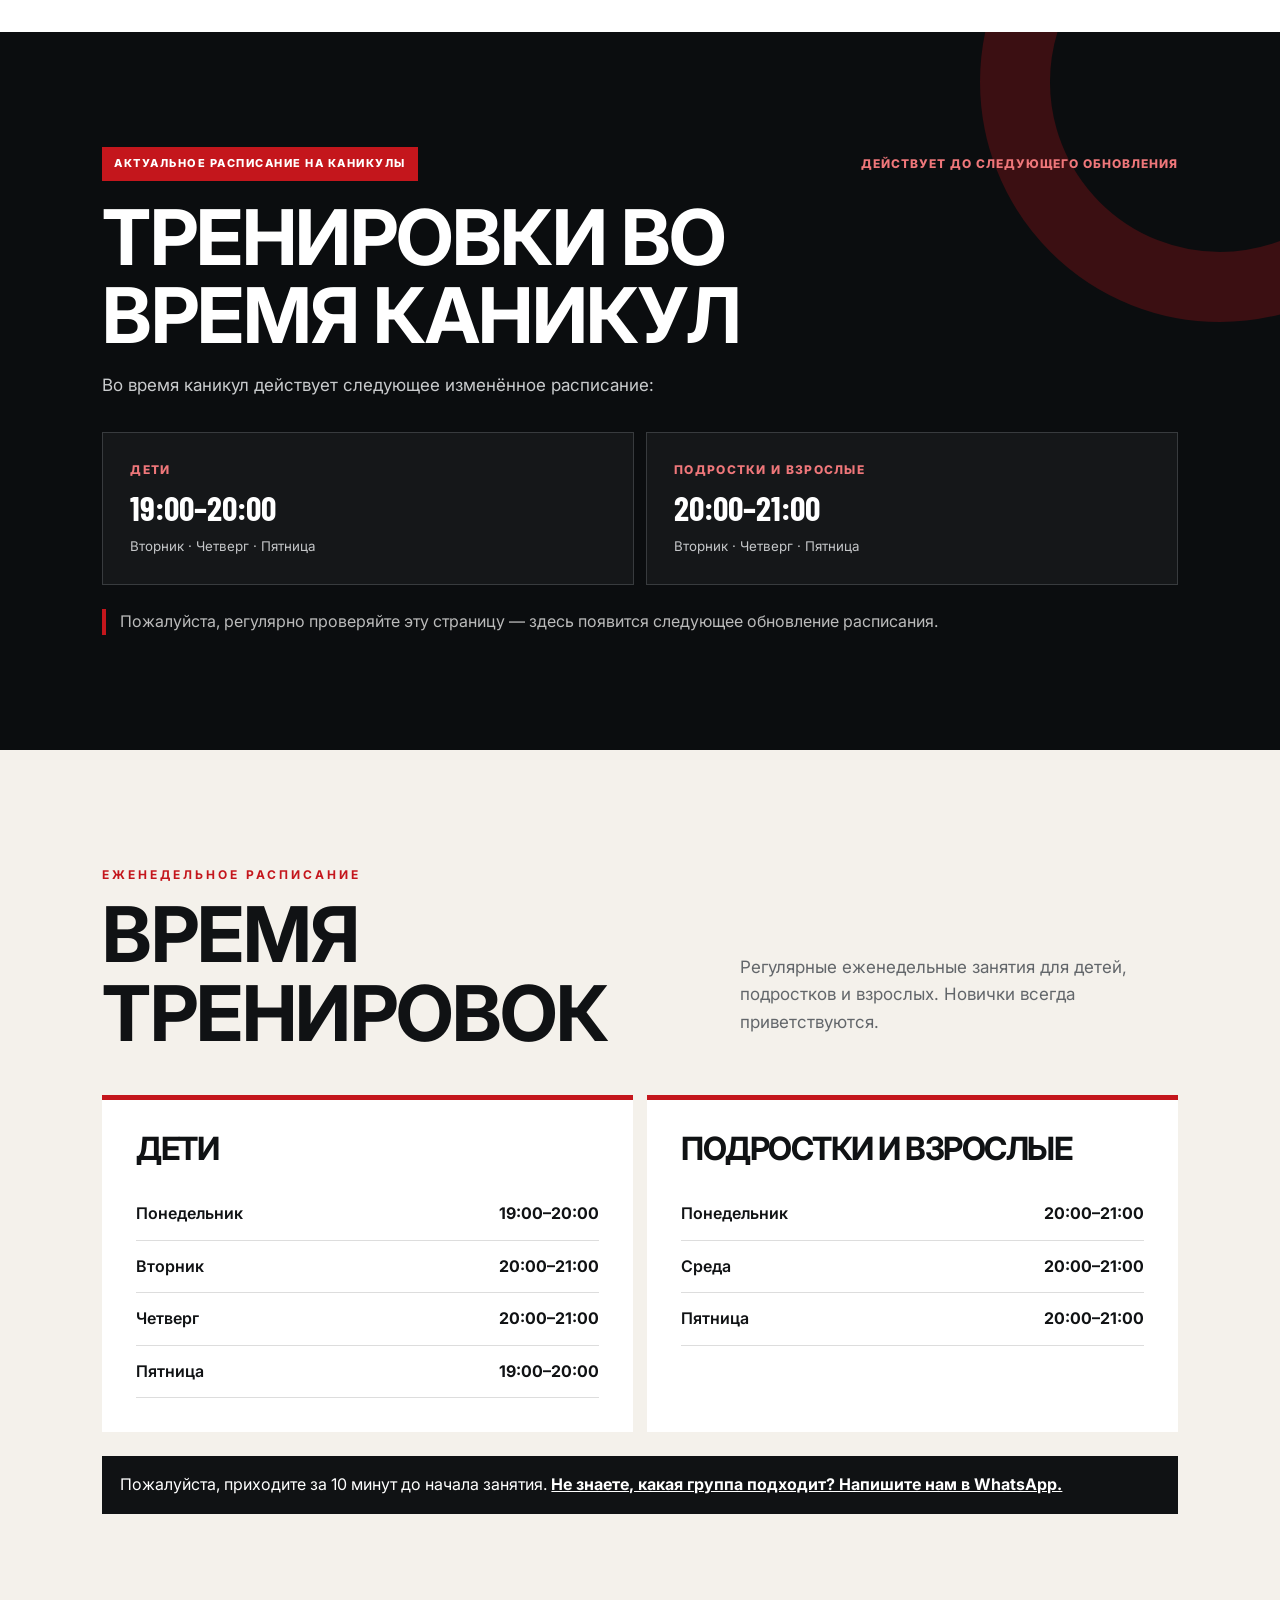
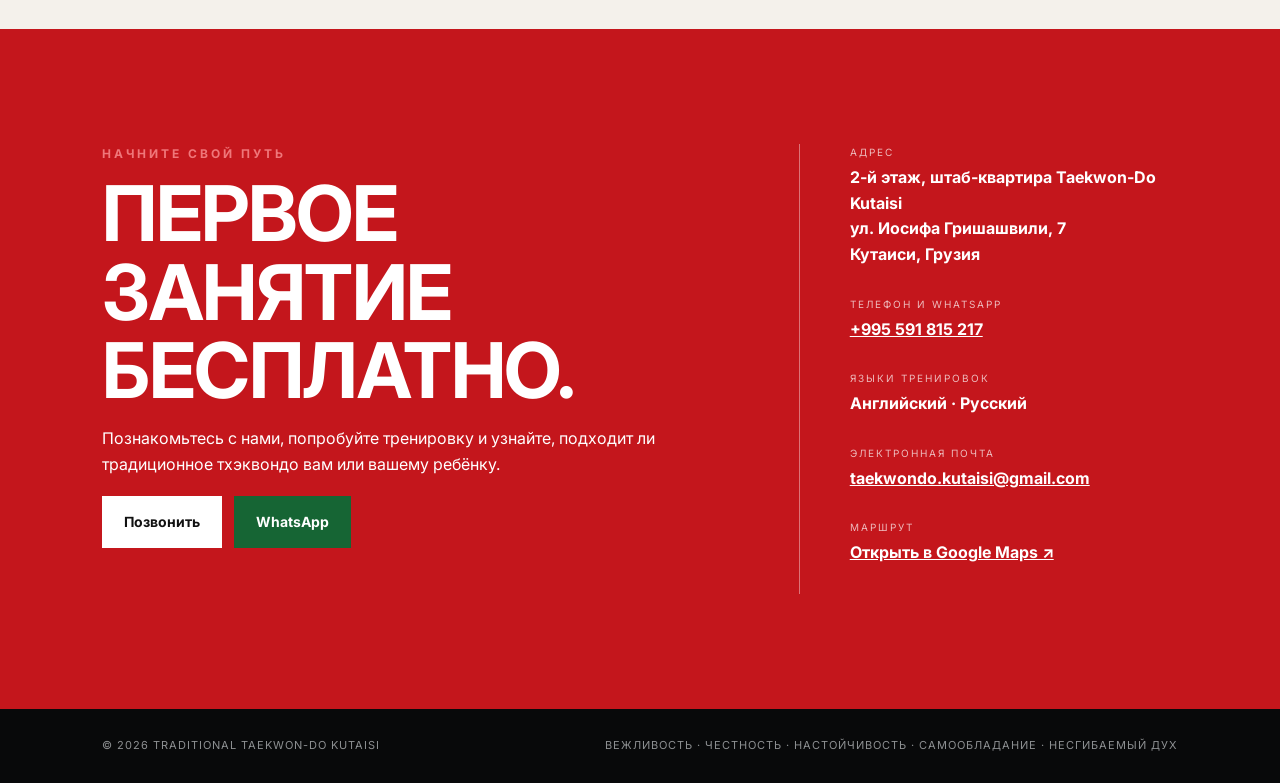
<file: ru.html>
<!doctype html>
<html lang="ru">
<head>
  <!-- Google tag (gtag.js) -->
  <script async src="https://www.googletagmanager.com/gtag/js?id=G-FHQKQ7SHHN"></script>
  <script>
    window.dataLayer = window.dataLayer || [];
    function gtag(){dataLayer.push(arguments);}
    gtag("js", new Date());
    gtag("config", "G-FHQKQ7SHHN");
  </script>
  <meta charset="utf-8">
  <meta name="viewport" content="width=device-width, initial-scale=1">
  <meta name="description" content="Традиционное тхэквондо для детей, подростков и взрослых в Кутаиси, Грузия. Запишитесь на бесплатное пробное занятие.">
  <title>Традиционное тхэквондо Кутаиси | Школа боевых искусств</title>
  <link rel="preconnect" href="https://fonts.googleapis.com">
  <link rel="preconnect" href="https://fonts.gstatic.com" crossorigin>
  <link href="https://fonts.googleapis.com/css2?family=Barlow+Condensed:wght@600;700;800&family=Inter:wght@400;500;600;700&display=swap" rel="stylesheet">
  <link rel="stylesheet" href="styles.css">
</head>
<body>
  <header class="site-header">
    <a class="brand" href="#top" aria-label="Главная страница Традиционного тхэквондо Кутаиси"><img class="brand-logo" src="logo.jpg" alt="Логотип Традиционного тхэквондо Кутаиси"><span>Traditional Taekwon-Do <small>Kutaisi · Georgia</small></span></a>
    <button class="menu-button" aria-expanded="false" aria-controls="main-nav">Меню</button>
    <nav id="main-nav" aria-label="Главная навигация"><a href="#training">Тренировки</a><a href="#about">О нас</a><a href="#gallery">Галерея</a><a href="#contact">Контакты</a><span class="language-switch" aria-label="Язык"><a href="index.html" lang="en">EN</a><i>|</i><a class="active" href="ru.html" lang="ru" aria-current="page">RU</a><i>|</i><a href="ka.html" lang="ka">KA</a></span><a class="nav-cta" href="https://wa.me/995591815217?text=Здравствуйте%2C%20я%20хочу%20записаться%20на%20бесплатное%20пробное%20занятие." target="_blank" rel="noopener">Пробное занятие</a></nav>
  </header>
  <main id="top">
    <section class="hero"><img src="hero-group.jpg" alt="Кай Хакер тренируется с детской группой в Кутаиси" fetchpriority="high"><div class="hero-shade"></div><div class="hero-content"><p class="eyebrow">Настоящее боевое искусство в Кутаиси</p><h1>Сила.<br>Дисциплина.<br>Уверенность.</h1><p>Традиционное тхэквондо для детей, подростков и взрослых — уважение, чёткая структура и индивидуальное внимание.</p><div class="hero-actions"><a class="button primary" href="https://wa.me/995591815217?text=Здравствуйте%2C%20я%20хочу%20записаться%20на%20бесплатное%20пробное%20занятие." target="_blank" rel="noopener">Бесплатное занятие</a><a class="button secondary" href="#training">О тренировках</a></div></div><div class="hero-badge"><strong>Кутаиси</strong><span>Грузия</span></div></section>
    <section class="intro section"><div><p class="eyebrow dark">Больше, чем удары руками и ногами</p><h2>Тренировка тела, разума и характера</h2></div><p>Наша школа сохраняет ценности традиционного тхэквондо: вежливость, честность, настойчивость, самообладание и несгибаемый дух. Мы рады новичкам любого возраста и уровня подготовки.</p></section>
    <section class="programs section" id="training"><article class="program-card kids"><span>01</span><h3>Дети</h3><p>Координация, концентрация, уверенность и уважительное поведение в безопасной и доброжелательной атмосфере.</p></article><article class="program-card teens"><span>02</span><h3>Подростки</h3><p>Физическая форма, дисциплина и практические навыки, укрепляющие характер в доджанге и за его пределами.</p></article><article class="program-card adults"><span>03</span><h3>Взрослые</h3><p>Эффективная тренировка всего тела, традиционная техника, снятие стресса и постоянное личное развитие.</p></article></section>
    <section class="split section" id="about"><div class="split-image"><img src="master-punch.jpg" alt="Инструктор Кай Хакер демонстрирует удар"></div><div class="split-copy"><p class="eyebrow dark">Ваш инструктор</p><h2>Кай Хакер</h2><p class="lead">Опыт, традиция и искреннее стремление помочь каждому ученику развиваться.</p><p>Кай преподаёт традиционное тхэквондо, уделяя особое внимание правильной технике, индивидуальному развитию и ценностям, которые наполняют боевые искусства смыслом. Каждое занятие сочетает требовательность и поддержку.</p><div class="lineage"><img src="grandmaster-kwon.jpeg" alt="Грандмастер Квон Дже Хва"><div><strong>Верность традиции</strong><p>Вдохновлено учением и наследием грандмастера Квона Дже Хва.</p></div></div></div></section>
    <section class="anniversary"><img src="tkd-60.jpg" alt="60 лет тхэквондо в Европе"><div><p class="eyebrow">Живая европейская традиция</p><h2>60 лет тхэквондо в Европе</h2><p>Мы чтим истоки, ценности и поколения, которые продолжают формировать традиционное тхэквондо.</p></div></section>
    <section class="values section"><p class="eyebrow">Почему выбирают нас?</p><h2>Место, где мы становимся сильнее — вместе.</h2><div class="value-grid"><div><strong>Личное внимание</strong><p>Понятные объяснения и внимание к каждому ученику.</p></div><div><strong>Для любого уровня</strong><p>Предыдущий опыт в боевых искусствах не требуется.</p></div><div><strong>Подлинная традиция</strong><p>Техника и ценности преподаются как единый путь.</p></div><div><strong>Дружное сообщество</strong><p>Тренировки с уважением, поддержкой и общей целью.</p></div></div></section>
    <section class="gallery section" id="gallery"><div class="section-heading"><div><p class="eyebrow dark">В нашем доджанге</p><h2>Моменты тренировок</h2></div><p>Настоящие ученики, реальные достижения и общая любовь к традиционному тхэквондо.</p></div><div class="gallery-grid"><figure class="wide"><img src="first-group.jpg" alt="Кай Хакер с первой группой учеников в Кутаиси"><figcaption>Наша первая группа · Общий путь</figcaption></figure><figure><img src="master-kick.jpg" alt="Кай Хакер демонстрирует высокий удар ногой"><figcaption>Техника и контроль</figcaption></figure><figure><img src="self-defence.jpg" alt="Тренировка самообороны"><figcaption>Практическая самооборона</figcaption></figure><figure><img src="opening-germany.jpg" alt="Открытие школы тхэквондо в Германии"><figcaption>Опыт и традиция</figcaption></figure><figure class="wide"><img src="breaking-master.jpg" alt="Демонстрация разбивания досок"><figcaption>Сила и точность</figcaption></figure><figure class="wide"><img src="warmup-training.jpg" alt="Совместная разминка учеников в доджанге Кутаиси"><figcaption>Разминка · Прочная основа</figcaption></figure><figure class="wide"><img src="partner-training.jpg" alt="Дети отрабатывают технику в парах"><figcaption>Работа в парах · Развиваемся вместе</figcaption></figure><figure class="wide"><img src="instructor-demo.jpg" alt="Кай Хакер демонстрирует контролируемый удар ногой"><figcaption>Учимся на демонстрации</figcaption></figure><figure class="wide"><img src="group-kicks.jpg" alt="Ученики вместе отрабатывают боковые удары"><figcaption>Концентрация · Баланс · Единство</figcaption></figure><figure><img src="student-focus.jpg" alt="Юная ученица сосредоточенно выполняет технику"><figcaption>Концентрация и дух</figcaption></figure><figure><img src="korea-breaking.jpg" alt="Традиционная техника разбивания в Корее"><figcaption>Традиция в Корее</figcaption></figure></div></section>
    <section class="connection section"><img src="germany-georgia.png" alt="Флаги Германии и Грузии"><div><p class="eyebrow">Две культуры · Один дух</p><h2>Немецкий опыт. Грузинское сердце.</h2><p>Традиционное тхэквондо объединяет людей через уважение, движение и общую цель — становиться лучшей версией себя.</p><p class="language-note"><strong>Языки тренировок:</strong> английский и русский</p></div></section>
    <section class="reviews section" aria-labelledby="reviews-title"><div><p class="eyebrow dark">Отзывы Google</p><h2 id="reviews-title">Что говорит наше сообщество</h2><p>Читайте независимые отзывы о Traditional Taekwon-Do Kutaisi непосредственно в Google.</p></div><div class="review-panel"><div class="google-mark" aria-hidden="true">G</div><div><strong>Traditional Taekwon-Do Kutaisi</strong><p>Отзывы Google и актуальная информация о школе</p></div><a class="button primary" href="https://www.google.com/maps/place/Traditional+Taekwon-Do+Kutaisi/@42.2688433,42.6985939,17z/data=!3m1!4b1!4m6!3m5!1s0x405c8deb9e4c7e11:0xdcb3372840cf3bf1!8m2!3d42.2688394!4d42.7011688!16s%2Fg%2F11wq8zc5zn?entry=ttu" target="_blank" rel="noopener">Отзывы в Google ↗</a></div></section>
    <section class="contact section" id="contact"><div><p class="eyebrow">Начните свой путь</p><h2>Первое занятие бесплатно.</h2><p>Познакомьтесь с нами, попробуйте тренировку и узнайте, подходит ли традиционное тхэквондо вам или вашему ребёнку.</p><div class="contact-actions"><a class="button light" href="tel:+995591815217">Позвонить</a><a class="button whatsapp" href="https://wa.me/995591815217?text=Здравствуйте%2C%20я%20хочу%20записаться%20на%20бесплатное%20пробное%20занятие." target="_blank" rel="noopener">WhatsApp</a></div></div><address><div><span>Адрес</span><strong>2-й этаж, штаб-квартира Taekwon-Do Kutaisi<br>ул. Иосифа Гришашвили, 7<br>Кутаиси, Грузия</strong></div><div><span>Телефон и WhatsApp</span><a href="tel:+995591815217">+995 591 815 217</a></div><div><span>Языки тренировок</span><strong>Английский · Русский</strong></div><div><span>Электронная почта</span><a href="mailto:taekwondo.kutaisi@gmail.com">taekwondo.kutaisi@gmail.com</a></div><div><span>Маршрут</span><a href="https://www.google.com/maps/place/Traditional+Taekwon-Do+Kutaisi/@42.2688433,42.6985939,17z/data=!3m1!4b1!4m6!3m5!1s0x405c8deb9e4c7e11:0xdcb3372840cf3bf1!8m2!3d42.2688394!4d42.7011688!16s%2Fg%2F11wq8zc5zn?entry=ttu" target="_blank" rel="noopener">Открыть в Google Maps ↗</a></div></address></section>
  </main>
  <footer><span>© <span id="year"></span> Traditional Taekwon-Do Kutaisi</span><span>Вежливость · Честность · Настойчивость · Самообладание · Несгибаемый дух</span></footer>
  <script src="script.js"></script>
</body>
</html>
</file>
<file: styles.css>
:root{--red:#c4161c;--ink:#101214;--paper:#f4f1eb;--white:#fff;--muted:#62666a}*{box-sizing:border-box}html{scroll-behavior:smooth}body{margin:0;background:var(--paper);color:var(--ink);font-family:Inter,Arial,sans-serif;line-height:1.6}img{display:block;width:100%}a{color:inherit}.site-header{height:82px;background:#0b0d0f;color:#fff;display:flex;align-items:center;justify-content:space-between;padding:0 clamp(22px,5vw,76px);position:sticky;top:0;z-index:20;border-bottom:1px solid #2d3033}.brand{display:flex;align-items:center;gap:12px;text-decoration:none;font-family:"Barlow Condensed",sans-serif;font-weight:700;font-size:20px;line-height:1}.brand small{display:block;color:#aaa;font-family:Inter,sans-serif;font-size:10px;letter-spacing:1.8px;text-transform:uppercase;margin-top:6px}.brand-mark{display:grid;place-items:center;width:46px;height:46px;border:2px solid var(--red);color:#fff;font-size:18px;transform:skew(-8deg)}nav{display:flex;align-items:center;gap:28px}nav a{text-decoration:none;font-size:14px;font-weight:600}.nav-cta{background:var(--red);padding:12px 18px}.menu-button{display:none;background:none;border:1px solid #555;color:#fff;padding:9px 12px}.hero{min-height:calc(100vh - 82px);position:relative;color:#fff;display:flex;align-items:center;overflow:hidden}.hero>img{position:absolute;inset:0;height:100%;object-fit:cover;object-position:center 32%}.hero-shade{position:absolute;inset:0;background:linear-gradient(90deg,rgba(5,6,7,.94) 0%,rgba(5,6,7,.72) 43%,rgba(5,6,7,.12) 78%),linear-gradient(0deg,rgba(0,0,0,.4),transparent 40%)}.hero-content{position:relative;z-index:2;width:min(690px,88%);margin-left:clamp(24px,9vw,150px);padding:70px 0}.eyebrow{text-transform:uppercase;letter-spacing:3px;color:#ef777a;font-size:12px;font-weight:700;margin:0 0 12px}.eyebrow.dark{color:var(--red)}h1,h2,h3{font-family:"Barlow Condensed",Impact,sans-serif;text-transform:uppercase;line-height:.94;margin:0}h1{font-size:clamp(68px,9vw,138px);letter-spacing:-2px}h2{font-size:clamp(44px,6vw,78px);letter-spacing:-1px}h3{font-size:38px}.hero-content>p:not(.eyebrow){max-width:610px;font-size:18px;color:#d9d9d9}.hero-actions{display:flex;gap:12px;margin-top:30px;flex-wrap:wrap}.button{display:inline-block;padding:15px 22px;text-decoration:none;font-weight:700;font-size:14px}.button.primary{background:var(--red);color:#fff}.button.secondary{border:1px solid #aaa;color:#fff}.button.light{background:#fff;color:#111;margin-top:18px}.hero-badge{position:absolute;right:4vw;bottom:35px;z-index:2;border-left:4px solid var(--red);padding-left:14px;text-transform:uppercase}.hero-badge strong,.hero-badge span{display:block}.hero-badge strong{font-size:22px}.hero-badge span{font-size:11px;letter-spacing:3px}.section{padding:clamp(75px,9vw,140px) clamp(24px,8vw,130px)}.intro{display:grid;grid-template-columns:1.1fr .9fr;gap:8vw;align-items:end}.intro>p{font-size:19px;color:var(--muted);margin:0;max-width:650px}.programs{padding-top:0;display:grid;grid-template-columns:repeat(3,1fr);gap:2px}.program-card{min-height:370px;padding:40px;display:flex;flex-direction:column;justify-content:flex-end;color:#fff;position:relative;background:#222;overflow:hidden}.program-card:before{content:"";position:absolute;inset:0;background:linear-gradient(0deg,#090a0b 0%,transparent 75%);opacity:.8}.program-card>*{position:relative}.program-card span{position:absolute;top:28px;right:30px;color:#aaa;font-size:12px}.program-card h3{border-top:3px solid var(--red);padding-top:18px}.program-card p{color:#c8c8c8;margin-bottom:0}.kids{background:linear-gradient(135deg,#31353a,#111)}.teens{background:linear-gradient(135deg,#492024,#141414)}.adults{background:linear-gradient(135deg,#262728,#080808)}.split{display:grid;grid-template-columns:1fr 1fr;padding-top:0}.split-image{min-height:750px;background:#ddd}.split-image img{height:100%;object-fit:cover;object-position:center}.split-copy{background:#fff;padding:clamp(40px,7vw,100px);display:flex;flex-direction:column;justify-content:center}.split-copy .lead{font-size:21px;font-weight:600}.split-copy>p:not(.eyebrow){color:var(--muted)}.lineage{border-top:1px solid #ddd;margin-top:30px;padding-top:28px;display:flex;gap:20px;align-items:center}.lineage img{width:78px;height:78px;border-radius:50%;object-fit:cover}.lineage p{margin:3px 0;color:var(--muted);font-size:13px}.values{background:#101214;color:#fff}.values h2{max-width:900px}.value-grid{display:grid;grid-template-columns:repeat(4,1fr);gap:1px;margin-top:60px;background:#343638}.value-grid>div{background:#17191b;padding:30px}.value-grid strong{font-family:"Barlow Condensed";text-transform:uppercase;font-size:24px}.value-grid p{color:#aeb0b2;font-size:14px}.section-heading{display:grid;grid-template-columns:1fr .6fr;gap:50px;align-items:end;margin-bottom:50px}.section-heading>p{color:var(--muted)}.gallery-grid{display:grid;grid-template-columns:repeat(4,1fr);grid-auto-rows:340px;gap:12px}.gallery-grid figure{margin:0;position:relative;overflow:hidden;background:#ddd}.gallery-grid figure.wide{grid-column:span 2}.gallery-grid img{height:100%;object-fit:cover;transition:transform .5s}.gallery-grid figure:hover img{transform:scale(1.035)}figcaption{position:absolute;left:0;right:0;bottom:0;padding:40px 18px 16px;background:linear-gradient(transparent,rgba(0,0,0,.8));color:#fff;text-transform:uppercase;font-size:11px;letter-spacing:1.5px}.connection{background:#fff;display:grid;grid-template-columns:.8fr 1.2fr;align-items:center;gap:8vw}.connection img{max-height:330px;object-fit:cover}.connection p:not(.eyebrow){color:var(--muted);max-width:650px}.contact{background:var(--red);color:#fff;display:grid;grid-template-columns:1.2fr .8fr;gap:10vw}.contact h2{max-width:650px}.contact>div>p:not(.eyebrow){max-width:620px}.contact address{font-style:normal;border-left:1px solid rgba(255,255,255,.4);padding-left:50px}.contact address div{margin-bottom:28px}.contact address span,.contact address strong,.contact address a{display:block}.contact address span{text-transform:uppercase;letter-spacing:2px;font-size:10px;opacity:.7;margin-bottom:5px}.contact address a{font-weight:700}footer{background:#08090a;color:#8d9092;padding:28px clamp(24px,8vw,130px);display:flex;justify-content:space-between;gap:30px;font-size:11px;text-transform:uppercase;letter-spacing:1px}
@media(max-width:900px){nav{display:none;position:absolute;top:82px;left:0;right:0;background:#0b0d0f;padding:24px;flex-direction:column;align-items:stretch}nav.open{display:flex}.menu-button{display:block}.hero>img{object-position:58% center}.hero-shade{background:linear-gradient(90deg,rgba(5,6,7,.92),rgba(5,6,7,.35))}.hero-badge{display:none}.intro,.split,.connection,.contact{grid-template-columns:1fr}.programs{grid-template-columns:1fr}.program-card{min-height:270px}.split-image{min-height:520px}.value-grid{grid-template-columns:1fr 1fr}.gallery-grid{grid-template-columns:1fr 1fr}.section-heading{grid-template-columns:1fr}.contact address{border-left:0;border-top:1px solid rgba(255,255,255,.4);padding:35px 0 0}footer{flex-direction:column}}
@media(max-width:560px){.site-header{height:72px}.brand{font-size:17px}.brand-mark{width:40px;height:40px}.hero{min-height:760px}.hero-content{margin-left:24px;padding-top:40px}h1{font-size:65px}.section{padding:70px 22px}.gallery-grid{display:block}.gallery-grid figure{height:380px;margin-bottom:12px}.value-grid{grid-template-columns:1fr}.split-image{min-height:430px}.split-copy{padding:50px 25px}.connection img{height:220px}.menu-button+nav{top:72px}}
.brand-logo{width:50px;height:50px;border-radius:50%;object-fit:cover;background:#fff;border:2px solid #fff}.hero>img{transform:scaleX(-1);object-position:center 50%}.split-image img{object-position:center 25%}
.anniversary{background:#0d071b;color:#fff;padding:48px clamp(24px,8vw,130px);display:flex;align-items:center;justify-content:center;gap:clamp(30px,7vw,100px)}.anniversary img{width:min(430px,42vw);border-radius:8px}.anniversary h2{font-size:clamp(34px,5vw,64px)}.anniversary p:not(.eyebrow){color:#c9c5d2;max-width:580px}
@media(max-width:560px){.brand-logo{width:42px;height:42px}.hero>img{object-position:center center}}
@media(max-width:700px){.anniversary{flex-direction:column;text-align:center}.anniversary img{width:min(430px,100%)}.anniversary .eyebrow{margin-top:8px}}

/* Refined split-screen hero: copy left, complete team photo right */
@media(min-width:901px){.hero{min-height:760px;height:calc(100vh - 82px);max-height:940px;display:grid;grid-template-columns:minmax(560px,46%) 1fr;align-items:stretch;background:#080a0c}.hero>img{position:relative;inset:auto;grid-column:2;grid-row:1;width:100%;height:100%;min-height:0;object-fit:contain;object-position:center;transform:scaleX(-1);background:#111}.hero-shade{position:relative;inset:auto;grid-column:2;grid-row:1;z-index:1;background:linear-gradient(90deg,#080a0c 0%,rgba(8,10,12,.35) 10%,transparent 24%);pointer-events:none}.hero-content{grid-column:1;grid-row:1;z-index:2;width:auto;margin:0;padding:70px clamp(38px,5vw,95px);align-self:center}.hero-content h1{font-size:clamp(70px,6.3vw,118px)}.hero-badge{right:3vw;bottom:30px}}
@media(max-width:900px){.hero{display:flex;flex-direction:column;min-height:0;background:#080a0c}.hero>img{position:relative;inset:auto;order:1;width:100%;height:auto;max-height:none;object-fit:contain;object-position:center;transform:scaleX(-1)}.hero-shade{display:none}.hero-content{order:2;width:100%;margin:0;padding:55px 24px 65px}.hero-badge{display:none}}

/* Real training photography for the three programme cards */
.program-card{background-size:cover;background-position:center;isolation:isolate;transition:background-size .55s ease}.program-card:before{z-index:-1;background:linear-gradient(180deg,rgba(5,7,8,.28) 0%,rgba(5,7,8,.72) 55%,rgba(5,7,8,.96) 100%);opacity:1}.program-card.kids{background-image:url('first-group.jpg');background-position:center 40%}.program-card.teens{background-image:url('master-kick.jpg');background-position:center 28%}.program-card.adults{background-image:url('self-defence.jpg');background-position:center 38%}.program-card:hover{background-size:108%}.program-card h3,.program-card p,.program-card span{z-index:1;text-shadow:0 2px 12px rgba(0,0,0,.65)}
@media(max-width:900px){.program-card:hover{background-size:cover}.program-card{min-height:360px}}

/* Gallery: show every photograph completely instead of cropping it. */
.gallery-grid{grid-auto-rows:420px}
.gallery-grid figure{background:#111;display:flex;align-items:center;justify-content:center}
.gallery-grid img{width:100%;height:100%;object-fit:contain;object-position:center}
.gallery-grid figure:hover img{transform:scale(1.015)}
@media(max-width:900px){.gallery-grid{grid-auto-rows:360px}}
@media(max-width:560px){.gallery-grid figure{height:auto;min-height:0;background:#111}.gallery-grid img{height:auto;max-height:560px;object-fit:contain}}

/* Practical information, reviews and final mobile refinements */
.language-note{display:inline-block;margin-top:14px;padding:10px 14px;border-left:3px solid var(--red);background:#f4f1eb;color:#25282b!important}
.reviews{background:#fff;display:grid;grid-template-columns:.8fr 1.2fr;gap:8vw;align-items:center}
.reviews>div>p:not(.eyebrow){color:var(--muted);max-width:580px}
.review-panel{display:grid;grid-template-columns:auto 1fr auto;gap:18px;align-items:center;border:1px solid #ddd;background:#fafafa;padding:28px}
.review-panel p{margin:3px 0 0;color:var(--muted);font-size:14px}
.google-mark{width:52px;height:52px;border-radius:50%;display:grid;place-items:center;background:#fff;color:#4285f4;font-size:30px;font-weight:800;box-shadow:0 2px 12px rgba(0,0,0,.12)}
.contact-actions{display:flex;gap:12px;flex-wrap:wrap;margin-top:18px}.contact-actions .button{margin-top:0}.button.whatsapp{background:#166534;color:#fff}
@media(max-width:900px){.reviews{grid-template-columns:1fr}.review-panel{grid-template-columns:auto 1fr}.review-panel .button{grid-column:1/-1;text-align:center}.site-header{padding-left:20px;padding-right:20px}.brand span{max-width:210px}.contact address{padding-left:0}}
@media(max-width:560px){body{overflow-x:hidden}.brand{gap:8px;font-size:15px}.brand small{font-size:8px;letter-spacing:1.2px}.menu-button{font-size:13px}.hero-content h1{font-size:clamp(54px,18vw,72px)}.hero-content>p:not(.eyebrow){font-size:16px}.intro{gap:28px}.section-heading{gap:20px}.review-panel{grid-template-columns:1fr;text-align:center;padding:22px 18px}.google-mark{margin:auto}.contact-actions{flex-direction:column}.contact-actions .button{text-align:center}.contact address strong,.contact address a{overflow-wrap:anywhere}.anniversary{padding-top:55px;padding-bottom:55px}footer{font-size:10px}}

.language-switch{display:flex;align-items:center;gap:7px;font-size:12px}.language-switch a{color:#aaa}.language-switch a.active{color:#fff;text-decoration:underline;text-decoration-color:var(--red);text-underline-offset:5px}.language-switch i{color:#555;font-style:normal}
@media(max-width:900px){.language-switch{padding:8px 0;border-top:1px solid #333;border-bottom:1px solid #333}.language-switch a{display:inline-block}}

/* Lighter, clearer Cyrillic typography on the Russian page. */
html[lang="ru"] h1,html[lang="ru"] h2,html[lang="ru"] h3{font-family:Inter,Arial,sans-serif;font-weight:700;letter-spacing:-1.5px}
html[lang="ru"] .hero-content h1{font-size:clamp(56px,5.2vw,96px);line-height:1.03}
html[lang="ru"] h2{line-height:1.02}
html[lang="ru"] h3{font-size:32px}
@media(max-width:560px){html[lang="ru"] .hero-content h1{font-size:clamp(43px,13vw,62px);letter-spacing:-1px;line-height:1.05}}

/* Clear Georgian typography and balanced line lengths. */
html[lang="ka"] h1,html[lang="ka"] h2,html[lang="ka"] h3{font-family:Inter,Arial,sans-serif;font-weight:700;letter-spacing:-1px}
html[lang="ka"] .hero-content h1{font-size:clamp(48px,4.3vw,80px);line-height:1.12}
html[lang="ka"] h2{font-size:clamp(38px,4.8vw,68px);line-height:1.1}
html[lang="ka"] h3{font-size:30px;line-height:1.15}
html[lang="ka"] .eyebrow{letter-spacing:1.5px}
@media(max-width:560px){html[lang="ka"] .hero-content h1{font-size:clamp(38px,10.5vw,52px);line-height:1.14}.language-switch{gap:6px}}
@media(min-width:901px) and (max-width:1150px){.menu-button{display:block}nav{display:none;position:absolute;top:82px;left:0;right:0;background:#0b0d0f;padding:24px;flex-direction:column;align-items:stretch}nav.open{display:flex}.language-switch{padding:8px 0;border-top:1px solid #333;border-bottom:1px solid #333}}
</file>
<file: kwon.css>
:root {
  --red: #c4161c;
  --ink: #0b0d0f;
  --paper: #f4f1eb;
  --white: #fff;
  --muted: #6a6d70;
}
* {
  box-sizing: border-box;
}
html {
  scroll-behavior: smooth;
}
body {
  margin: 0;
  background: var(--paper);
  color: var(--ink);
  font-family: Inter, Arial, sans-serif;
  line-height: 1.65;
}
img {
  display: block;
  width: 100%;
}
a {
  color: inherit;
}
.kwon-header {
  height: 82px;
  padding: 0 clamp(20px, 5vw, 76px);
  display: flex;
  align-items: center;
  justify-content: space-between;
  gap: 24px;
  background: #090b0d;
  color: #fff;
  position: sticky;
  top: 0;
  z-index: 20;
  border-bottom: 1px solid #303236;
}
.kwon-brand {
  display: flex;
  align-items: center;
  gap: 12px;
  text-decoration: none;
  font-family: "Barlow Condensed", Arial, sans-serif;
  font-size: 20px;
  font-weight: 700;
}
.kwon-brand img {
  width: 50px;
  height: 50px;
  border-radius: 50%;
  object-fit: cover;
  background: #fff;
}
.kwon-brand small {
  display: block;
  color: #aaa;
  font:
    10px Inter,
    Arial,
    sans-serif;
  letter-spacing: 1.7px;
  text-transform: uppercase;
}
.kwon-nav {
  display: flex;
  align-items: center;
  gap: 20px;
}
.kwon-nav a {
  text-decoration: none;
  font-size: 13px;
  font-weight: 700;
}
.kwon-nav .active {
  color: #fff;
  border-bottom: 2px solid var(--red);
}
.kwon-nav .cta {
  padding: 11px 16px;
  background: var(--red);
}
.kwon-hero {
  min-height: 720px;
  background: #090b0d;
  color: #fff;
  display: grid;
  grid-template-columns: 1fr 1fr;
  position: relative;
  overflow: hidden;
}
.kwon-hero-copy {
  padding: clamp(70px, 9vw, 140px) clamp(25px, 8vw, 120px);
  align-self: center;
}
.eyebrow {
  margin: 0 0 12px;
  color: #e36669;
  font-size: 11px;
  font-weight: 800;
  letter-spacing: 2.7px;
  text-transform: uppercase;
}
.kwon-hero h1,
.kwon-section h2,
.kwon-card h3 {
  font-family: "Barlow Condensed", Impact, Arial, sans-serif;
  text-transform: uppercase;
  line-height: 0.96;
  margin: 0;
}
.kwon-hero h1 {
  font-size: clamp(62px, 7vw, 112px);
  letter-spacing: -2px;
}
.kwon-hero-copy > p:not(.eyebrow) {
  max-width: 620px;
  color: #d2d4d5;
  font-size: 18px;
}
.kwon-hero-visual {
  position: relative;
  min-height: 560px;
}
.kwon-hero-visual > img {
  height: 100%;
  object-fit: cover;
  object-position: center top;
}
.kwon-hero-visual:after {
  content: "";
  position: absolute;
  inset: 0;
  background: linear-gradient(90deg, #090b0d 0%, transparent 28%);
}
.kwon-caption {
  position: absolute;
  z-index: 2;
  left: 28px;
  right: 28px;
  bottom: 25px;
  padding: 14px 17px;
  background: #090b0ddd;
  border-left: 4px solid var(--red);
  font-size: 12px;
}
.kwon-section {
  padding: clamp(70px, 9vw, 130px) clamp(24px, 8vw, 130px);
}
.kwon-intro {
  display: grid;
  grid-template-columns: 0.8fr 1.2fr;
  gap: 8vw;
  align-items: start;
}
.kwon-section h2 {
  font-size: clamp(44px, 6vw, 76px);
}
.kwon-lead {
  font-size: 21px;
  font-weight: 650;
  margin-top: 0;
}
.kwon-muted {
  color: var(--muted);
}
.kwon-quote {
  background: #151719;
  color: #fff;
  text-align: center;
}
.kwon-quote blockquote {
  max-width: 960px;
  margin: 0 auto;
  font-family: Georgia, serif;
  font-size: clamp(24px, 3.2vw, 42px);
  line-height: 1.35;
}
.kwon-quote p {
  color: #d56265;
  text-transform: uppercase;
  letter-spacing: 2px;
  font-size: 11px;
}
.kwon-timeline {
  background: #fff;
}
.timeline {
  max-width: 1000px;
  margin: 55px auto 0;
  border-left: 3px solid var(--red);
  padding-left: 32px;
}
.timeline article {
  position: relative;
  padding: 0 0 38px;
}
.timeline article:before {
  content: "";
  position: absolute;
  left: -42px;
  top: 7px;
  width: 17px;
  height: 17px;
  border-radius: 50%;
  background: var(--red);
  border: 4px solid #fff;
}
.timeline time {
  font-weight: 800;
  color: var(--red);
  letter-spacing: 1px;
}
.timeline h3 {
  margin: 4px 0 7px;
  font-size: 22px;
}
.timeline p {
  margin: 0;
  color: var(--muted);
}
.kwon-journey {
  background: #0d0f11;
  color: #fff;
}
.journey-grid {
  display: grid;
  grid-template-columns: 1fr 1fr;
  gap: 18px;
  margin-top: 50px;
}
.journey-grid figure {
  margin: 0;
  background: #181b1d;
  position: relative;
}
.journey-grid figure.wide {
  grid-column: 1/-1;
}
.journey-grid img {
  height: 480px;
  object-fit: contain;
  background: #08090a;
}
.journey-grid figcaption {
  padding: 18px 20px;
  color: #c9cbcc;
  font-size: 13px;
}
.kwon-story {
  display: grid;
  grid-template-columns: 0.8fr 1.2fr;
  gap: 7vw;
  align-items: center;
}
.kwon-story img {
  max-height: 720px;
  object-fit: contain;
  background: #111;
}
.kwon-facts {
  display: grid;
  grid-template-columns: 1fr 1fr;
  gap: 12px;
  margin: 30px 0;
}
.kwon-card {
  padding: 25px;
  background: #fff;
  border-top: 3px solid var(--red);
}
.kwon-card h3 {
  font-size: 29px;
}
.kwon-card p {
  margin-bottom: 0;
  color: var(--muted);
}
.kwon-art {
  background: #fff;
}
.art-grid {
  display: grid;
  grid-template-columns: 0.9fr 1.1fr;
  gap: 7vw;
  align-items: center;
}
.art-grid img {
  max-height: 760px;
  object-fit: contain;
  background: #eee;
}
.art-note {
  padding: 18px;
  border-left: 3px solid var(--red);
  background: #f0ede7;
  color: #4b4e51;
  font-size: 14px;
}
.kwon-cta {
  background: var(--red);
  color: #fff;
  text-align: center;
}
.kwon-cta h2 {
  max-width: 850px;
  margin: auto;
}
.kwon-buttons {
  display: flex;
  justify-content: center;
  gap: 12px;
  flex-wrap: wrap;
  margin-top: 30px;
}
.kwon-button {
  display: inline-block;
  padding: 14px 20px;
  text-decoration: none;
  font-weight: 800;
}
.kwon-button.light {
  background: #fff;
  color: #111;
}
.kwon-button.dark {
  background: #101214;
  color: #fff;
}
.kwon-footer {
  padding: 26px clamp(24px, 8vw, 130px);
  background: #08090a;
  color: #8d9092;
  display: flex;
  justify-content: space-between;
  gap: 25px;
  font-size: 11px;
  text-transform: uppercase;
  letter-spacing: 1px;
}
.kwon-sources {
  font-size: 12px;
  color: var(--muted);
  margin-top: 35px;
}
.kwon-sources a {
  color: var(--red);
}
@media (max-width: 900px) {
  .kwon-header {
    height: auto;
    min-height: 74px;
    align-items: flex-start;
    padding-top: 12px;
    padding-bottom: 12px;
  }
  .kwon-nav {
    flex-wrap: wrap;
    justify-content: flex-end;
  }
  .kwon-hero,
  .kwon-intro,
  .kwon-story,
  .art-grid {
    grid-template-columns: 1fr;
  }
  .kwon-hero-copy {
    order: 2;
  }
  .kwon-hero-visual {
    order: 1;
  }
  .kwon-hero-visual:after {
    background: linear-gradient(0deg, #090b0d 0%, transparent 28%);
  }
  .journey-grid {
    grid-template-columns: 1fr;
  }
  .journey-grid figure.wide {
    grid-column: auto;
  }
  .kwon-facts {
    grid-template-columns: 1fr;
  }
}
@media (max-width: 560px) {
  .kwon-brand span {
    display: none;
  }
  .kwon-nav {
    gap: 11px;
  }
  .kwon-nav a {
    font-size: 11px;
  }
  .kwon-nav .cta {
    padding: 8px 10px;
  }
  .kwon-hero h1 {
    font-size: 54px;
  }
  .kwon-hero-visual {
    min-height: 430px;
  }
  .kwon-section {
    padding: 65px 21px;
  }
  .journey-grid img {
    height: auto;
    max-height: 530px;
  }
  .kwon-footer {
    flex-direction: column;
  }
}

/* Clearer localized typography for Russian and Georgian pages */
html[lang="ru"] .kwon-hero h1,
html[lang="ru"] .kwon-section h2,
html[lang="ru"] .kwon-card h3 {
  font-family: Inter, Arial, sans-serif;
  font-weight: 650;
  letter-spacing: -1.2px;
}
html[lang="ru"] .kwon-hero h1 {
  font-size: clamp(48px, 5.2vw, 86px);
  line-height: 1.06;
}
html[lang="ru"] .kwon-section h2 {
  font-size: clamp(38px, 4.8vw, 66px);
  line-height: 1.08;
}
html[lang="ru"] .kwon-card h3 {
  font-size: 25px;
  line-height: 1.15;
}

html[lang="ka"] .kwon-hero h1,
html[lang="ka"] .kwon-section h2,
html[lang="ka"] .kwon-card h3 {
  font-family: Inter, Arial, sans-serif;
  font-weight: 650;
  letter-spacing: -0.7px;
  overflow-wrap: anywhere;
}
html[lang="ka"] .kwon-hero h1 {
  font-size: clamp(42px, 4.5vw, 72px);
  line-height: 1.18;
  margin-bottom: 28px;
}
html[lang="ka"] .kwon-hero-copy > p:not(.eyebrow) {
  margin-top: 0;
  line-height: 1.75;
}
html[lang="ka"] .kwon-section h2 {
  font-size: clamp(34px, 4.2vw, 58px);
  line-height: 1.22;
  margin-bottom: 24px;
}
html[lang="ka"] .kwon-card h3 {
  font-size: 23px;
  line-height: 1.25;
}
html[lang="ka"] .eyebrow {
  letter-spacing: 1.1px;
  line-height: 1.5;
}

@media (max-width: 560px) {
  html[lang="ru"] .kwon-hero h1 {
    font-size: 43px;
    line-height: 1.1;
  }
  html[lang="ka"] .kwon-hero h1 {
    font-size: 36px;
    line-height: 1.22;
    margin-bottom: 24px;
  }
  html[lang="ka"] .kwon-section h2 {
    font-size: 32px;
    line-height: 1.25;
  }
}
</file>
<file: registration.css>
:root{--red:#c4161c;--ink:#101214;--paper:#f4f1eb;--white:#fff;--muted:#62666a;--line:#d8d4cd}*{box-sizing:border-box}body{margin:0;background:var(--paper);color:var(--ink);font-family:Inter,Arial,sans-serif;line-height:1.55}.form-header{min-height:82px;background:#0b0d0f;color:#fff;display:flex;align-items:center;justify-content:space-between;padding:14px clamp(20px,6vw,90px);border-bottom:4px solid var(--red)}.brand{display:flex;align-items:center;gap:13px;color:#fff;text-decoration:none;font-family:"Barlow Condensed",sans-serif;font-size:21px;font-weight:700;line-height:1}.brand img{width:52px;height:52px;border-radius:50%;object-fit:cover;border:2px solid #fff}.brand small{display:block;margin-top:6px;color:#aaa;font:10px Inter,sans-serif;letter-spacing:1.7px;text-transform:uppercase}.languages{display:flex;gap:7px}.languages button{border:1px solid #555;background:transparent;color:#bbb;padding:9px 11px;cursor:pointer;font-weight:700}.languages button.active{border-color:var(--red);background:var(--red);color:#fff}main{width:min(1050px,calc(100% - 36px));margin:auto}.form-hero{padding:70px 0 42px}.eyebrow{margin:0 0 12px;color:var(--red);font-size:12px;font-weight:800;letter-spacing:2.5px;text-transform:uppercase}.form-hero h1,.form-card h2{font-family:"Barlow Condensed",Inter,sans-serif;text-transform:uppercase;line-height:1;margin:0}.form-hero h1{font-size:clamp(48px,7vw,82px)}.form-hero>p:not(.eyebrow){max-width:760px;color:var(--muted);font-size:17px}.facts{display:flex;flex-wrap:wrap;gap:8px;margin-top:25px}.facts span{background:#fff;border-left:3px solid var(--red);padding:10px 14px;font-size:13px;font-weight:700}.form-card{position:relative;display:grid;grid-template-columns:55px 1fr;margin-bottom:22px;background:#fff;box-shadow:0 8px 30px #0000000b}.step{display:flex;justify-content:center;padding-top:32px;background:var(--red);color:#fff;font-weight:800}.card-content{padding:32px clamp(22px,5vw,55px) 42px}.form-card h2{font-size:36px;margin-bottom:30px}.grid{display:grid;grid-template-columns:1fr 1fr;gap:20px}.grid .full{grid-column:1/-1}label>span,.signature>span{display:block;margin-bottom:7px;font-size:12px;font-weight:700;color:#464a4e}input{width:100%;min-height:47px;border:1px solid var(--line);background:#fafafa;padding:11px 13px;font:16px Inter,sans-serif;color:var(--ink)}input:focus{outline:2px solid #c4161c55;border-color:var(--red)}.important{margin-bottom:18px;border-left:5px solid var(--red);background:#fff1f1;padding:18px 20px}.important strong{color:var(--red);text-transform:uppercase}.important p{margin:5px 0 0;font-weight:600}details{border-top:1px solid var(--line)}details:last-of-type{border-bottom:1px solid var(--line)}summary{cursor:pointer;padding:17px 4px;font-weight:800}.terms{padding:0 5px 20px;color:#4e5256;font-size:14px}.terms h3{margin:18px 0 5px;color:var(--ink);font-size:15px}.terms p{margin:5px 0}.checks{display:grid;gap:13px;margin-bottom:28px}.checks label{display:grid;grid-template-columns:24px 1fr;gap:10px;align-items:start}.checks input{width:20px;min-height:20px;margin-top:2px;accent-color:var(--red)}.checks span{margin:0;color:var(--ink);font-size:14px;font-weight:500}.signature{display:block;max-width:620px}.signature small{display:block;margin-top:6px;color:var(--muted)}.privacy-note{max-width:760px;color:var(--muted);font-size:12px}.submit{margin-top:15px;border:0;background:var(--red);color:#fff;padding:17px 24px;font:800 15px Inter,sans-serif;cursor:pointer}.submit:hover{background:#9f1116}.honey{position:absolute!important;left:-9999px!important}footer{margin-top:60px;background:#08090a;color:#9a9da0;padding:28px clamp(20px,6vw,90px);display:flex;justify-content:space-between;gap:20px;font-size:11px;text-transform:uppercase;letter-spacing:1px}footer a{color:#fff}@media(max-width:680px){.form-header{align-items:flex-start}.brand{font-size:17px}.brand img{width:44px;height:44px}.languages{gap:4px}.languages button{padding:8px}.form-hero{padding-top:48px}.form-card{grid-template-columns:1fr}.step{justify-content:flex-start;padding:10px 20px}.card-content{padding:27px 20px 35px}.grid{grid-template-columns:1fr}.grid .full{grid-column:auto}.form-card h2{font-size:29px}.facts{display:grid}footer{flex-direction:column}}html[lang="ru"] .form-hero h1,html[lang="ru"] .form-card h2,html[lang="ka"] .form-hero h1,html[lang="ka"] .form-card h2{font-family:Inter,Arial,sans-serif;letter-spacing:-1px}html[lang="ka"] .form-card h2{font-size:30px}
</file>
